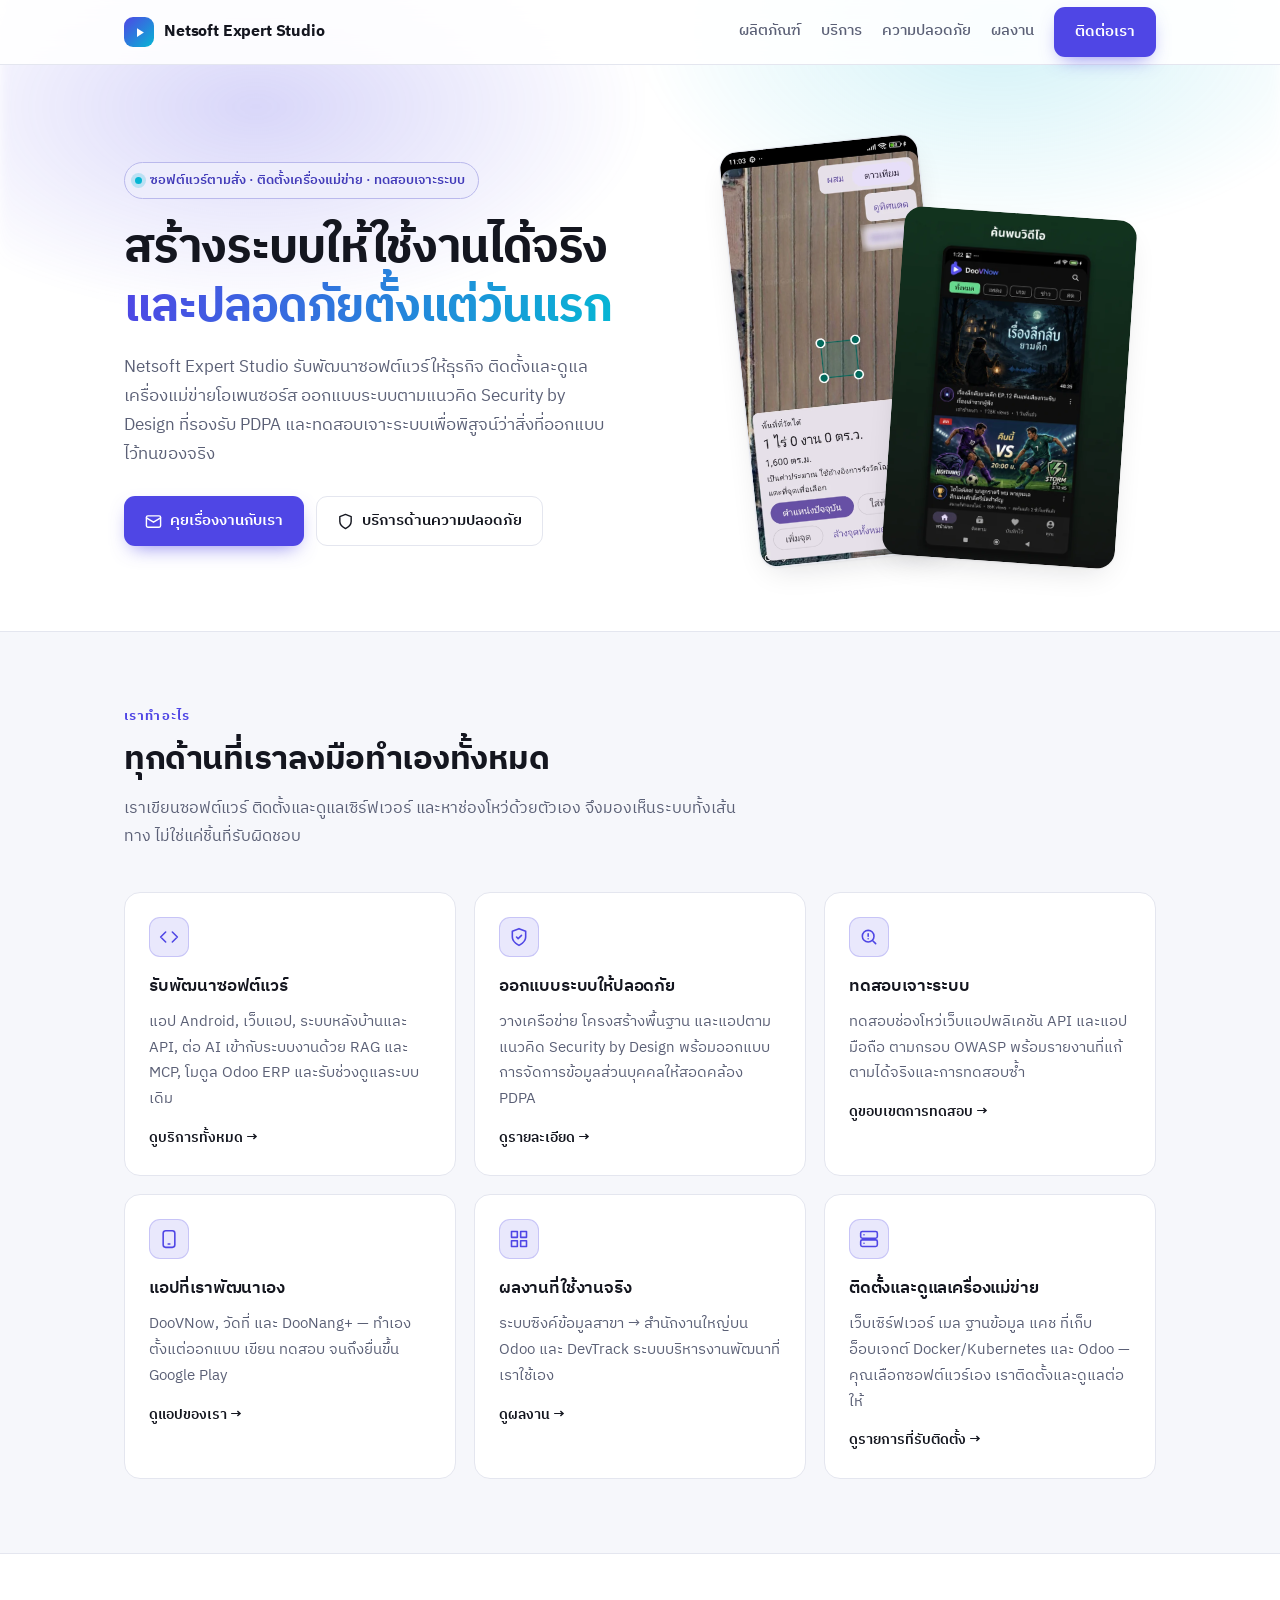
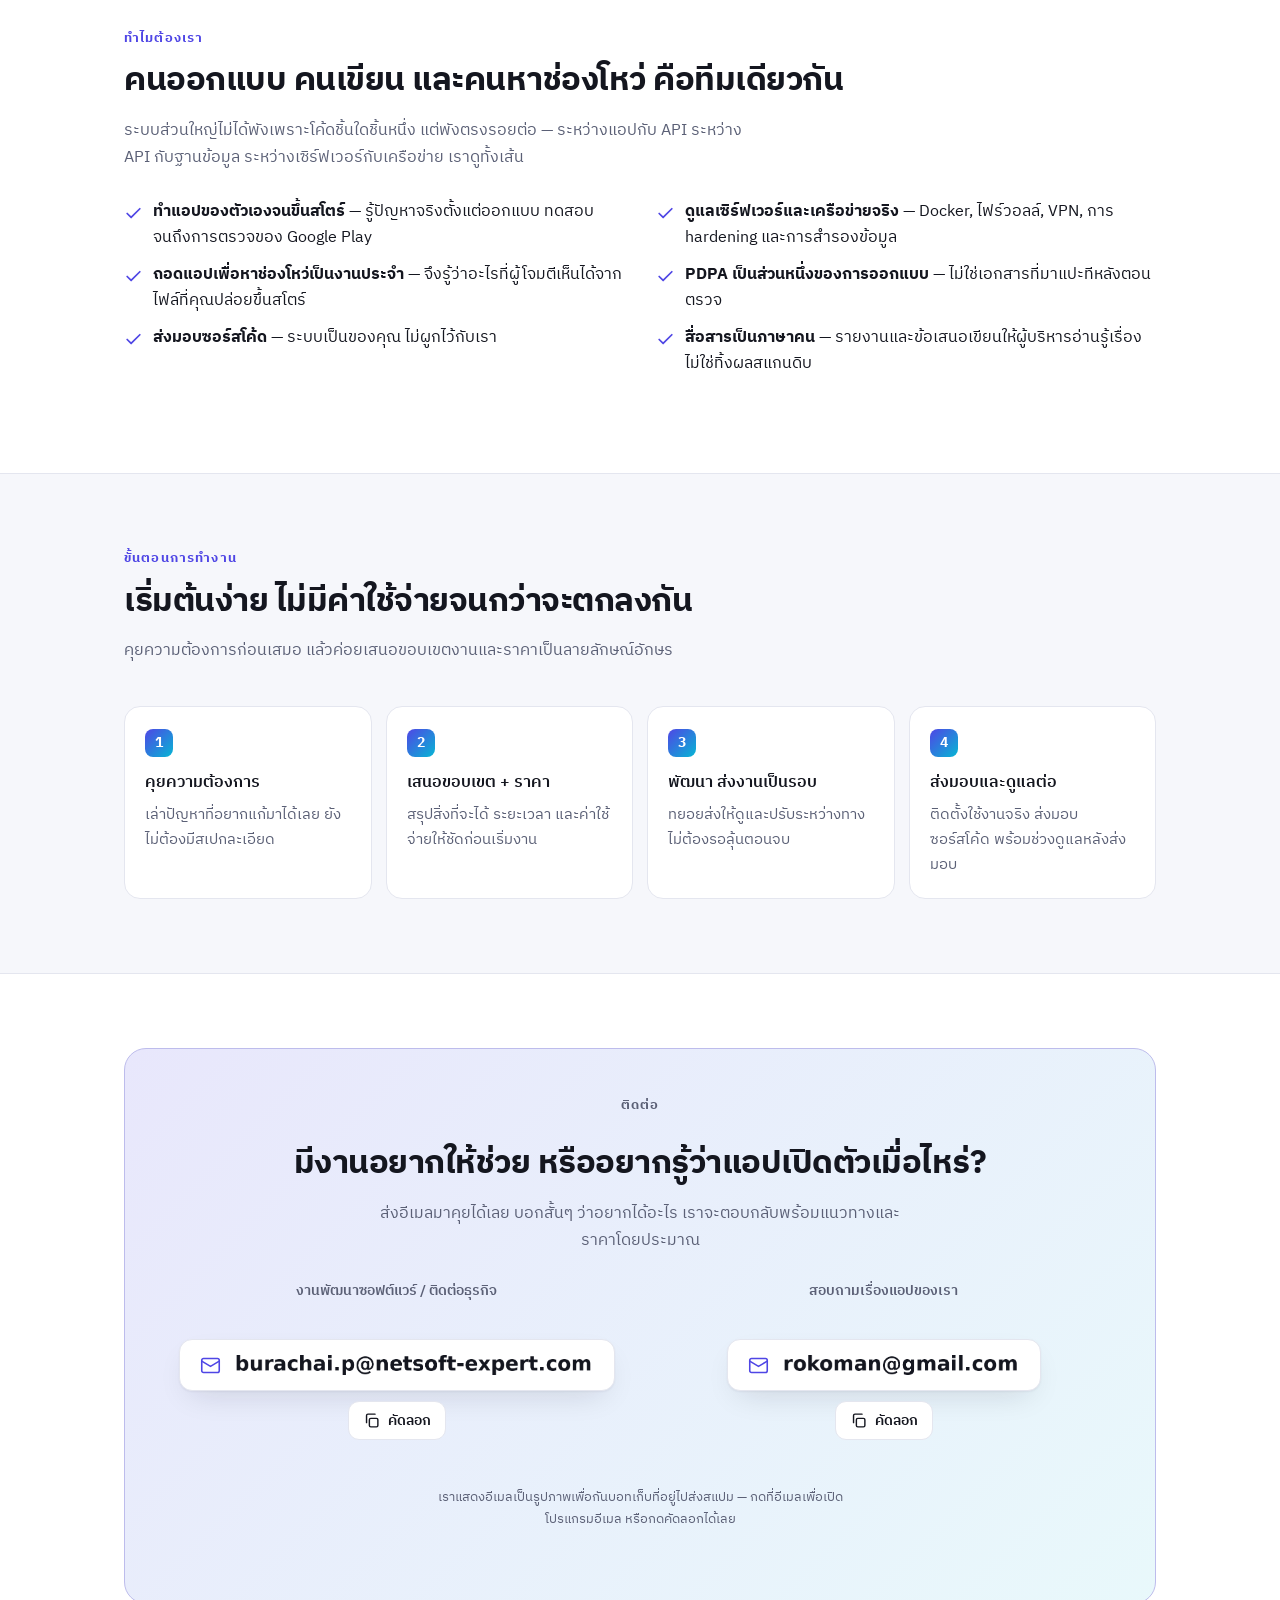
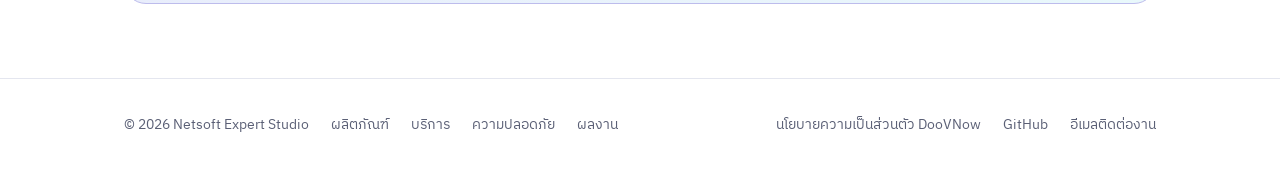
<file: index.html>
<!DOCTYPE html>
<html lang="th">
<head>
<meta charset="utf-8">
<meta name="viewport" content="width=device-width, initial-scale=1">
<title>Netsoft Expert Studio — พัฒนาซอฟต์แวร์ ติดตั้งเครื่องแม่ข่าย และทดสอบเจาะระบบ</title>
<meta name="description" content="Netsoft Expert Studio รับพัฒนาซอฟต์แวร์ ติดตั้งและดูแลเครื่องแม่ข่ายโอเพนซอร์สบน Linux ออกแบบเครือข่ายและแอปแบบ Security by Design ตามหลัก PDPA และให้บริการทดสอบเจาะระบบเว็บ API และแอปมือถือ พร้อมแอป Android ที่พัฒนาเอง">
<link rel="canonical" href="https://netsoft-expert.com/">
<meta property="og:type" content="website">
<meta property="og:title" content="Netsoft Expert Studio — พัฒนาซอฟต์แวร์ ติดตั้งเครื่องแม่ข่าย และทดสอบเจาะระบบ">
<meta property="og:description" content="รับพัฒนาซอฟต์แวร์ ติดตั้งและดูแลเซิร์ฟเวอร์โอเพนซอร์ส ออกแบบระบบแบบ Security by Design ตามหลัก PDPA และทดสอบเจาะระบบเว็บ API และแอปมือถือ">
<meta property="og:url" content="https://netsoft-expert.com/">
<meta name="theme-color" content="#4f46e5">
<link rel="icon" href="data:image/svg+xml,%3Csvg xmlns='http://www.w3.org/2000/svg' viewBox='0 0 64 64'%3E%3Crect width='64' height='64' rx='14' fill='%234f46e5'/%3E%3Cpath d='M26 20l18 12-18 12z' fill='white'/%3E%3C/svg%3E">
<link rel="preconnect" href="https://fonts.googleapis.com">
<link rel="preconnect" href="https://fonts.gstatic.com" crossorigin>
<link href="https://fonts.googleapis.com/css2?family=IBM+Plex+Sans+Thai:wght@400;500;600;700&family=IBM+Plex+Sans:wght@400;500;600;700&display=swap" rel="stylesheet">
<link rel="stylesheet" href="/assets/site.css">
</head>
<body>

<a class="skip" href="#top">ข้ามไปยังเนื้อหา</a>

<header>
  <div class="wrap nav">
    <a class="brand" href="/">
      <span class="mark"><svg viewBox="0 0 24 24"><path d="M8 5v14l11-7z"/></svg></span>
      Netsoft Expert Studio
    </a>
    <span class="spacer"></span>
    <nav class="nav-links" aria-label="เมนูหลัก">
      <a href="/products/">ผลิตภัณฑ์</a>
      <a href="/services/">บริการ</a>
      <a href="/security/">ความปลอดภัย</a>
      <a href="/work/">ผลงาน</a>
    </nav>
    <a class="btn btn-primary" href="#contact">ติดต่อเรา</a>
  </div>
</header>

<main id="top">

  <!-- ============ HERO ============ -->
  <div class="hero">
    <div class="wrap hero-grid">
      <div>
        <span class="badge"><span class="dot"></span> ซอฟต์แวร์ตามสั่ง · ติดตั้งเครื่องแม่ข่าย · ทดสอบเจาะระบบ</span>
        <!-- no <br> here on purpose — text-wrap:balance splits this more evenly than a
             fixed break does, which matters because the Thai line is long -->
        <h1>สร้างระบบให้ใช้งานได้จริง <span class="grad">และปลอดภัยตั้งแต่วันแรก</span></h1>
        <p class="lede">
          Netsoft Expert Studio รับพัฒนาซอฟต์แวร์ให้ธุรกิจ ติดตั้งและดูแลเครื่องแม่ข่าย<span class="nb">โอเพนซอร์ส</span>
          ออกแบบระบบตามแนวคิด Security by Design ที่รองรับ PDPA และทดสอบเจาะระบบเพื่อพิสูจน์ว่าสิ่งที่ออกแบบไว้ทนของจริง
        </p>
        <div class="cta-row">
          <a class="btn btn-primary" href="#contact">
            <svg viewBox="0 0 24 24" fill="none" stroke="currentColor" stroke-width="2" stroke-linecap="round" stroke-linejoin="round"><rect x="2" y="4" width="20" height="16" rx="2"/><path d="m2 7 10 6 10-6"/></svg>
            คุยเรื่องงานกับเรา
          </a>
          <a class="btn btn-ghost" href="/security/">
            <svg viewBox="0 0 24 24" fill="none" stroke="currentColor" stroke-width="2" stroke-linecap="round" stroke-linejoin="round"><path d="M12 22s8-4 8-10V5l-8-3-8 3v7c0 6 8 10 8 10z"/></svg>
            บริการด้านความปลอดภัย
          </a>
        </div>
      </div>

      <div class="fan">
        <img class="back" src="/assets/watthi.webp" width="620" height="1303" alt="หน้าจอแอปวัดที่ กำลังวัดพื้นที่ที่ดินบนแผนที่ดาวเทียม">
        <img class="front" src="/assets/doovnow-home.webp" width="560" height="840" alt="หน้าจอแอป DooVNow แสดงรายการวิดีโอ">
      </div>
    </div>
  </div>

  <!-- ============ WHAT WE DO ============ -->
  <section class="alt">
    <div class="wrap">
      <p class="eyebrow">เราทำอะไร</p>
      <h2>ทุกด้านที่เราลงมือทำเองทั้งหมด</h2>
      <p class="sec-lede">
        เราเขียนซอฟต์แวร์ ติดตั้งและดูแลเซิร์ฟเวอร์ และหาช่องโหว่ด้วยตัวเอง
        จึงมองเห็นระบบทั้งเส้นทาง ไม่ใช่แค่ชิ้นที่รับผิดชอบ
      </p>

      <div class="next-grid">
        <a class="card reveal" href="/services/">
          <div class="icon"><svg viewBox="0 0 24 24"><path d="m8 6-6 6 6 6M16 6l6 6-6 6"/></svg></div>
          <h3>รับพัฒนาซอฟต์แวร์</h3>
          <p>แอป Android, เว็บแอป, ระบบหลังบ้านและ API, ต่อ AI เข้ากับระบบงานด้วย RAG และ MCP, โมดูล Odoo ERP และรับช่วงดูแลระบบเดิม</p>
          <span class="more">ดูบริการทั้งหมด →</span>
        </a>

        <a class="card reveal" href="/security/">
          <div class="icon"><svg viewBox="0 0 24 24"><path d="M12 22s8-4 8-10V5l-8-3-8 3v7c0 6 8 10 8 10z"/><path d="M9 12l2 2 4-4"/></svg></div>
          <h3>ออกแบบระบบให้ปลอดภัย</h3>
          <p>วางเครือข่าย <span class="nb">โครงสร้างพื้นฐาน</span> และแอปตามแนวคิด Security by Design พร้อมออกแบบการจัดการข้อมูลส่วนบุคคลให้สอดคล้อง PDPA</p>
          <span class="more">ดูรายละเอียด →</span>
        </a>

        <a class="card reveal" href="/security/#pentest">
          <div class="icon"><svg viewBox="0 0 24 24"><circle cx="11" cy="11" r="7"/><path d="m20 20-3.5-3.5"/><path d="M11 8v3M11 14h.01"/></svg></div>
          <h3>ทดสอบเจาะระบบ</h3>
          <p>ทดสอบช่องโหว่เว็บแอปพลิเคชัน API และแอปมือถือ ตามกรอบ OWASP พร้อมรายงานที่แก้ตามได้จริงและการทดสอบซ้ำ</p>
          <span class="more">ดูขอบเขตการทดสอบ →</span>
        </a>

        <a class="card reveal" href="/products/">
          <div class="icon"><svg viewBox="0 0 24 24"><rect x="5" y="2" width="14" height="20" rx="3"/><path d="M11 18h2"/></svg></div>
          <h3>แอปที่เราพัฒนาเอง</h3>
          <p>DooVNow, วัดที่ และ DooNang+ — ทำเองตั้งแต่ออกแบบ เขียน ทดสอบ จนถึงยื่นขึ้น Google Play</p>
          <span class="more">ดูแอปของเรา →</span>
        </a>

        <a class="card reveal" href="/work/">
          <div class="icon"><svg viewBox="0 0 24 24"><path d="M3 3h7v7H3zM14 3h7v7h-7zM3 14h7v7H3zM14 14h7v7h-7z"/></svg></div>
          <h3>ผลงานที่ใช้งานจริง</h3>
          <p>ระบบซิงค์ข้อมูลสาขา → สำนักงานใหญ่บน Odoo และ DevTrack ระบบบริหารงานพัฒนาที่เราใช้เอง</p>
          <span class="more">ดูผลงาน →</span>
        </a>

        <a class="card reveal" href="/services/#servers">
          <div class="icon"><svg viewBox="0 0 24 24"><rect x="2" y="3" width="20" height="8" rx="2"/><rect x="2" y="13" width="20" height="8" rx="2"/><path d="M6 7h.01M6 17h.01"/></svg></div>
          <h3>ติดตั้งและดูแลเครื่องแม่ข่าย</h3>
          <p>เว็บเซิร์ฟเวอร์ เมล ฐานข้อมูล แคช ที่เก็บ<span class="nb">อ็อบเจกต์</span> Docker/Kubernetes และ Odoo — คุณเลือกซอฟต์แวร์เอง เราติดตั้งและดูแลต่อให้</p>
          <span class="more">ดูรายการที่รับติดตั้ง →</span>
        </a>
      </div>
    </div>
  </section>

  <!-- ============ WHY US ============ -->
  <section>
    <div class="wrap">
      <p class="eyebrow">ทำไมต้องเรา</p>
      <h2>คนออกแบบ คนเขียน และคนหา<span class="nb">ช่องโหว่</span> คือทีมเดียวกัน</h2>
      <p class="sec-lede tight">
        ระบบส่วนใหญ่ไม่ได้พังเพราะโค้ดชิ้นใดชิ้นหนึ่ง แต่พังตรงรอยต่อ —
        ระหว่างแอปกับ API ระหว่าง API กับฐานข้อมูล ระหว่างเซิร์ฟเวอร์กับเครือข่าย เราดูทั้งเส้น
      </p>

      <ul class="feat two-col">
        <li><svg viewBox="0 0 24 24"><path d="M20 6 9 17l-5-5"/></svg><span><strong>ทำแอปของตัวเองจนขึ้นสโตร์</strong> — รู้ปัญหาจริงตั้งแต่ออกแบบ ทดสอบ จนถึงการตรวจของ Google Play</span></li>
        <li><svg viewBox="0 0 24 24"><path d="M20 6 9 17l-5-5"/></svg><span><strong>ดูแลเซิร์ฟเวอร์และเครือข่ายจริง</strong> — Docker, ไฟร์วอลล์, VPN, การ hardening และการสำรองข้อมูล</span></li>
        <li><svg viewBox="0 0 24 24"><path d="M20 6 9 17l-5-5"/></svg><span><strong>ถอดแอปเพื่อหาช่องโหว่เป็นงานประจำ</strong> — จึงรู้ว่าอะไรที่ผู้โจมตีเห็นได้จากไฟล์ที่คุณปล่อยขึ้นสโตร์</span></li>
        <li><svg viewBox="0 0 24 24"><path d="M20 6 9 17l-5-5"/></svg><span><strong>PDPA เป็นส่วนหนึ่งของการออกแบบ</strong> — ไม่ใช่เอกสารที่มาแปะทีหลังตอนตรวจ</span></li>
        <li><svg viewBox="0 0 24 24"><path d="M20 6 9 17l-5-5"/></svg><span><strong>ส่งมอบซอร์สโค้ด</strong> — ระบบเป็นของคุณ ไม่ผูกไว้กับเรา</span></li>
        <li><svg viewBox="0 0 24 24"><path d="M20 6 9 17l-5-5"/></svg><span><strong>สื่อสารเป็นภาษาคน</strong> — รายงานและข้อเสนอเขียนให้ผู้บริหารอ่านรู้เรื่อง ไม่ใช่ทิ้งผลสแกนดิบ</span></li>
      </ul>
    </div>
  </section>

  <!-- ============ PROCESS ============ -->
  <section class="alt">
    <div class="wrap">
      <p class="eyebrow">ขั้นตอนการทำงาน</p>
      <h2>เริ่มต้นง่าย ไม่มี<span class="nb">ค่าใช้จ่าย</span>จนกว่าจะตกลงกัน</h2>
      <p class="sec-lede">คุยความต้องการก่อนเสมอ แล้วค่อยเสนอขอบเขตงานและราคาเป็นลายลักษณ์อักษร</p>

      <div class="steps">
        <div class="step reveal">
          <h3>คุยความต้องการ</h3>
          <p>เล่าปัญหาที่อยากแก้มาได้เลย ยังไม่ต้องมีสเปกละเอียด</p>
        </div>
        <div class="step reveal">
          <h3>เสนอขอบเขต + ราคา</h3>
          <p>สรุปสิ่งที่จะได้ ระยะเวลา และค่าใช้จ่ายให้ชัดก่อนเริ่มงาน</p>
        </div>
        <div class="step reveal">
          <h3>พัฒนา ส่งงานเป็นรอบ</h3>
          <p>ทยอยส่งให้ดูและปรับระหว่างทาง ไม่ต้องรอลุ้นตอนจบ</p>
        </div>
        <div class="step reveal">
          <h3>ส่งมอบและดูแลต่อ</h3>
          <p>ติดตั้งใช้งานจริง ส่งมอบซอร์สโค้ด พร้อมช่วงดูแลหลังส่งมอบ</p>
        </div>
      </div>
    </div>
  </section>

  <!-- ============ CONTACT ============ -->
  <section id="contact">
    <div class="wrap">
      <div class="contact-card reveal">
        <p class="eyebrow">ติดต่อ</p>
        <h2>มีงานอยากให้ช่วย หรืออยากรู้ว่าแอปเปิดตัวเมื่อไหร่?</h2>
        <p>ส่งอีเมลมาคุยได้เลย บอกสั้นๆ ว่าอยากได้อะไร เราจะตอบกลับพร้อมแนวทางและราคาโดยประมาณ</p>

        <div class="mail-grid">
          <div class="mail-block">
            <p class="mail-label">งานพัฒนาซอฟต์แวร์ / ติดต่อธุรกิจ</p>
            <button class="mail-box js-mail" data-k="work" type="button" aria-label="เปิดโปรแกรมอีเมลเพื่อติดต่อเรื่องงานพัฒนาซอฟต์แวร์">
              <svg viewBox="0 0 24 24" stroke-linecap="round" stroke-linejoin="round"><rect x="2" y="4" width="20" height="16" rx="2"/><path d="m2 7 10 6 10-6"/></svg>
              <img class="mail-img on-light" src="/assets/contact-work-light.png" width="361" height="23" alt="อีเมลสำหรับติดต่องาน แสดงเป็นรูปภาพเพื่อป้องกันบอทเก็บข้อมูล">
              <img class="mail-img on-dark" src="/assets/contact-work-dark.png" width="361" height="23" alt="">
            </button>
            <button class="btn btn-ghost btn-sm js-copy" data-k="work" type="button">
              <svg viewBox="0 0 24 24" fill="none" stroke="currentColor" stroke-width="2" stroke-linecap="round" stroke-linejoin="round"><rect x="9" y="9" width="12" height="12" rx="2"/><path d="M5 15V5a2 2 0 0 1 2-2h10"/></svg>
              คัดลอก
            </button>
          </div>

          <div class="mail-block">
            <p class="mail-label">สอบถามเรื่องแอปของเรา</p>
            <button class="mail-box js-mail" data-k="apps" type="button" aria-label="เปิดโปรแกรมอีเมลเพื่อสอบถามเรื่องแอป">
              <svg viewBox="0 0 24 24" stroke-linecap="round" stroke-linejoin="round"><rect x="2" y="4" width="20" height="16" rx="2"/><path d="m2 7 10 6 10-6"/></svg>
              <img class="mail-img on-light" src="/assets/contact-apps-light.png" width="239" height="23" alt="อีเมลสำหรับสอบถามเรื่องแอป แสดงเป็นรูปภาพเพื่อป้องกันบอทเก็บข้อมูล">
              <img class="mail-img on-dark" src="/assets/contact-apps-dark.png" width="239" height="23" alt="">
            </button>
            <button class="btn btn-ghost btn-sm js-copy" data-k="apps" type="button">
              <svg viewBox="0 0 24 24" fill="none" stroke="currentColor" stroke-width="2" stroke-linecap="round" stroke-linejoin="round"><rect x="9" y="9" width="12" height="12" rx="2"/><path d="M5 15V5a2 2 0 0 1 2-2h10"/></svg>
              คัดลอก
            </button>
          </div>
        </div>

        <p class="copied" role="status" aria-live="polite"></p>
        <p class="mail-hint">เราแสดงอีเมลเป็นรูปภาพเพื่อกันบอทเก็บที่อยู่ไปส่งสแปม — กดที่อีเมลเพื่อเปิดโปรแกรมอีเมล หรือกดคัดลอกได้เลย</p>
      </div>
    </div>
  </section>

</main>

<footer>
  <div class="wrap foot">
    <span>© <span id="year">2026</span> Netsoft Expert Studio</span>
    <a href="/products/">ผลิตภัณฑ์</a>
    <a href="/services/">บริการ</a>
    <a href="/security/">ความปลอดภัย</a>
    <a href="/work/">ผลงาน</a>
    <span class="spacer"></span>
    <a href="https://netsoft-expert.com/doovnow-privacy/">นโยบายความเป็นส่วนตัว DooVNow</a>
    <a href="https://github.com/burachai-x">GitHub</a>
    <button class="linklike js-mail" data-k="work" type="button">อีเมลติดต่องาน</button>
  </div>
</footer>

<script src="/assets/site.js"></script>

</body>
</html>
</file>
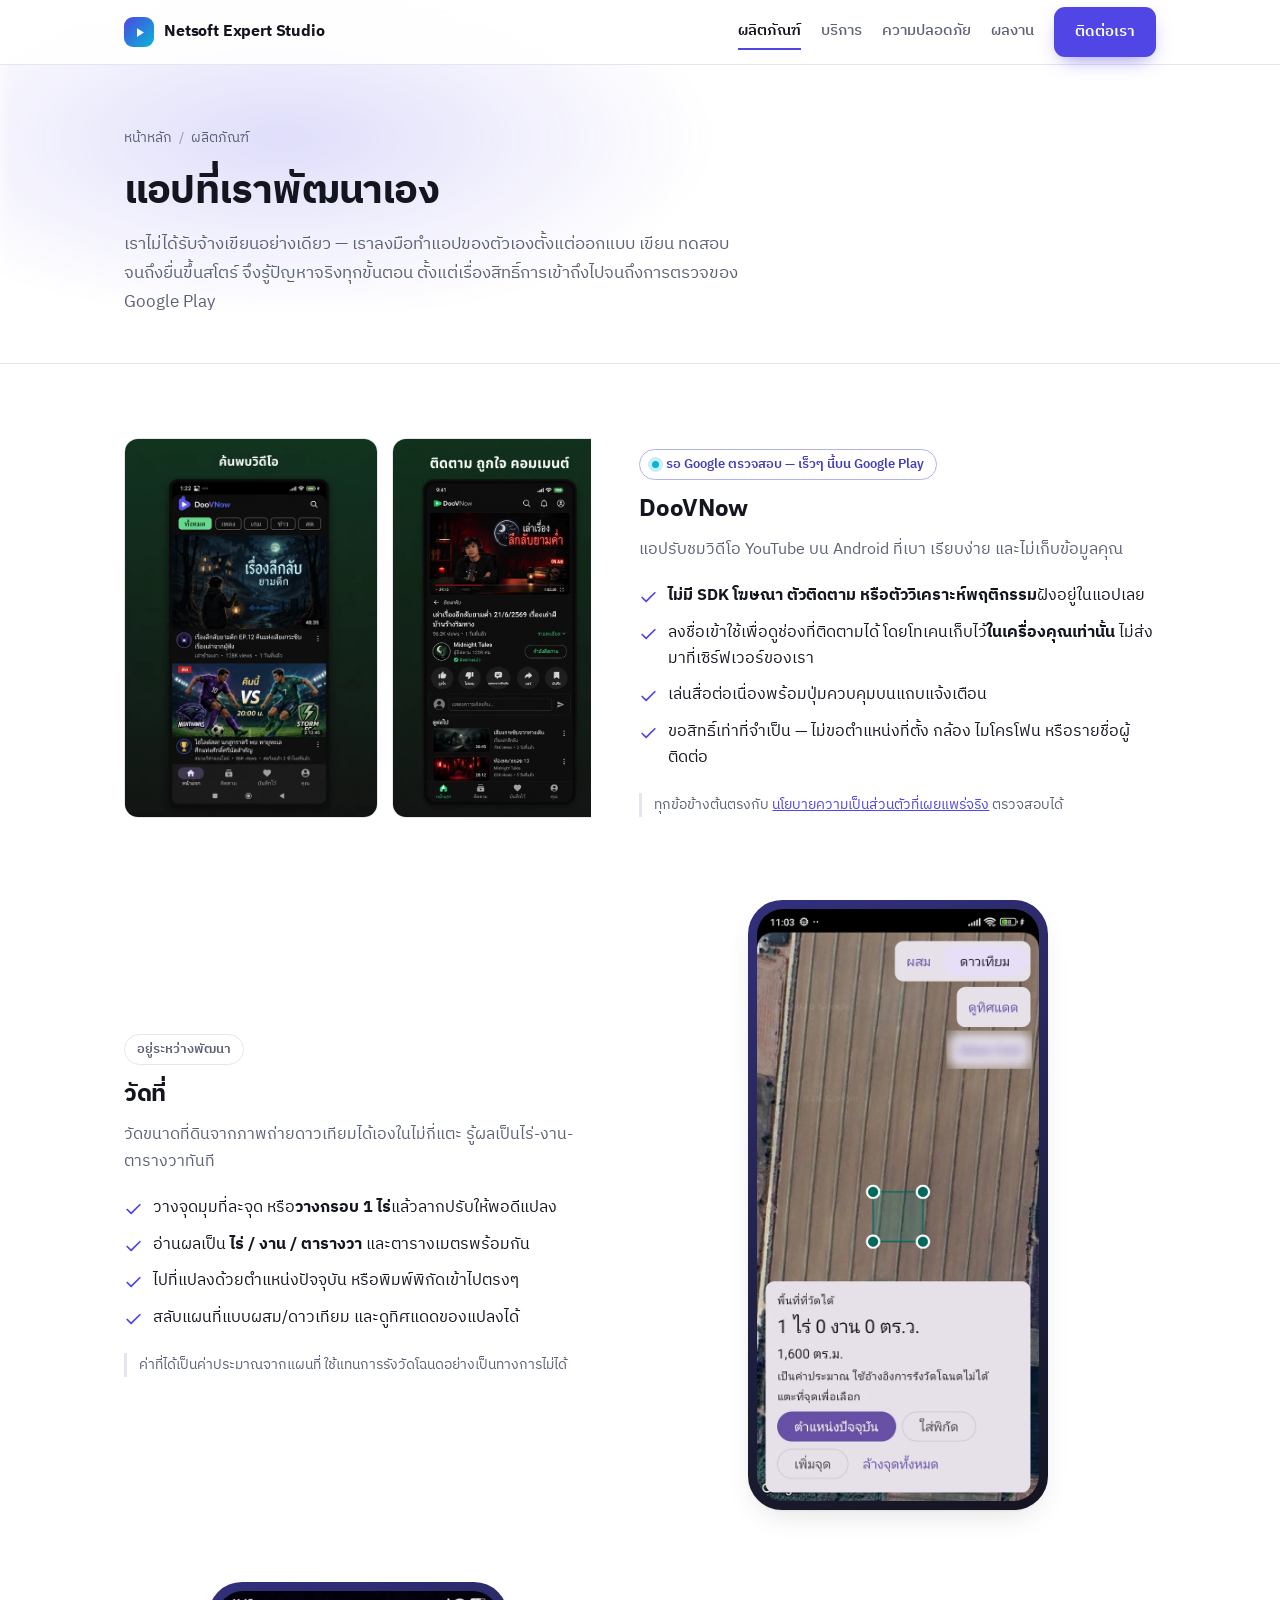
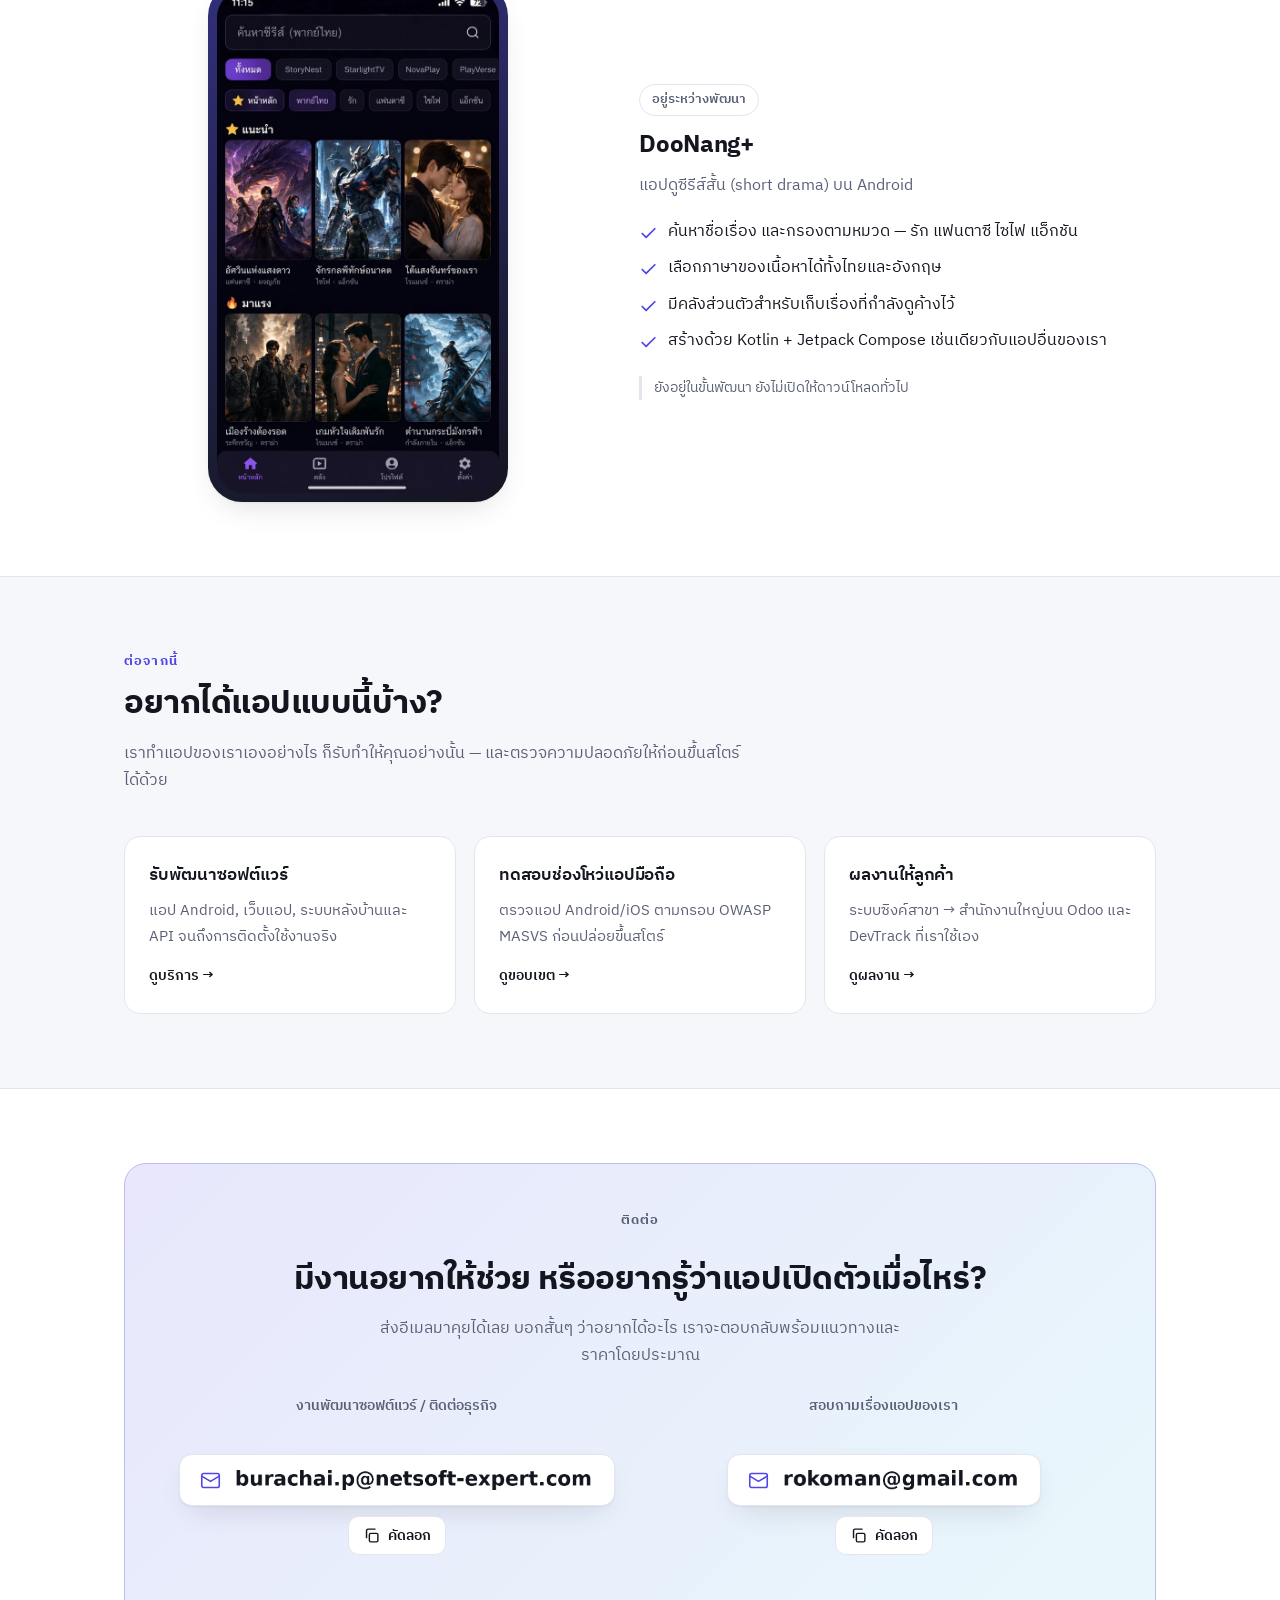
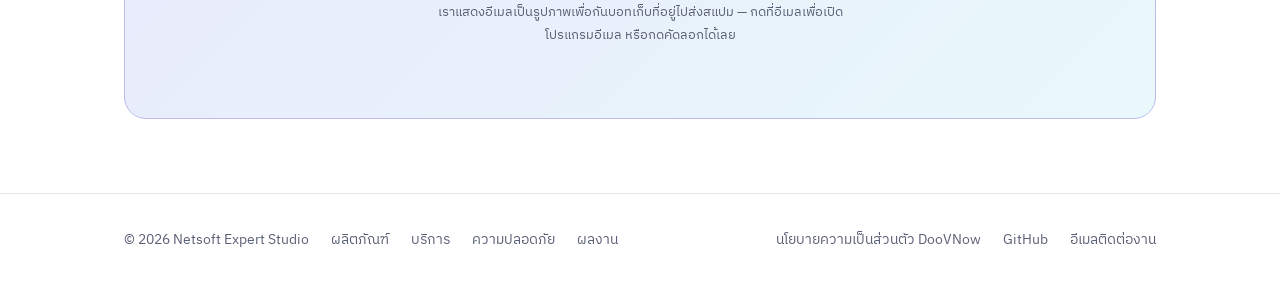
<file: products/index.html>
<!DOCTYPE html>
<html lang="th">
<head>
<meta charset="utf-8">
<meta name="viewport" content="width=device-width, initial-scale=1">
<title>ผลิตภัณฑ์ของเรา — DooVNow, วัดที่, DooNang+ | Netsoft Expert Studio</title>
<meta name="description" content="แอป Android ที่ Netsoft Expert Studio พัฒนาเองตั้งแต่ต้นจนขึ้นสโตร์ — DooVNow แอปดูวิดีโอที่ไม่เก็บข้อมูลผู้ใช้, วัดที่ แอปวัดพื้นที่ที่ดินจากภาพดาวเทียม และ DooNang+ แอปดูซีรีส์สั้น">
<link rel="canonical" href="https://netsoft-expert.com/products/">
<meta property="og:type" content="website">
<meta property="og:title" content="ผลิตภัณฑ์ของเรา — DooVNow, วัดที่, DooNang+">
<meta property="og:description" content="แอป Android ที่เราพัฒนาเองตั้งแต่ออกแบบ เขียน ทดสอบ จนถึงยื่นขึ้นสโตร์">
<meta property="og:url" content="https://netsoft-expert.com/products/">
<meta name="theme-color" content="#4f46e5">
<link rel="icon" href="data:image/svg+xml,%3Csvg xmlns='http://www.w3.org/2000/svg' viewBox='0 0 64 64'%3E%3Crect width='64' height='64' rx='14' fill='%234f46e5'/%3E%3Cpath d='M26 20l18 12-18 12z' fill='white'/%3E%3C/svg%3E">
<link rel="preconnect" href="https://fonts.googleapis.com">
<link rel="preconnect" href="https://fonts.gstatic.com" crossorigin>
<link href="https://fonts.googleapis.com/css2?family=IBM+Plex+Sans+Thai:wght@400;500;600;700&family=IBM+Plex+Sans:wght@400;500;600;700&display=swap" rel="stylesheet">
<link rel="stylesheet" href="/assets/site.css">
</head>
<body>

<a class="skip" href="#top">ข้ามไปยังเนื้อหา</a>

<header>
  <div class="wrap nav">
    <a class="brand" href="/">
      <span class="mark"><svg viewBox="0 0 24 24"><path d="M8 5v14l11-7z"/></svg></span>
      Netsoft Expert Studio
    </a>
    <span class="spacer"></span>
    <nav class="nav-links" aria-label="เมนูหลัก">
      <a href="/products/" aria-current="page">ผลิตภัณฑ์</a>
      <a href="/services/">บริการ</a>
      <a href="/security/">ความปลอดภัย</a>
      <a href="/work/">ผลงาน</a>
    </nav>
    <a class="btn btn-primary" href="#contact">ติดต่อเรา</a>
  </div>
</header>

<main id="top">

  <div class="page-head">
    <div class="wrap">
      <p class="crumbs"><a href="/">หน้าหลัก</a><span>/</span>ผลิตภัณฑ์</p>
      <h1>แอปที่เราพัฒนาเอง</h1>
      <p class="lede">
        เราไม่ได้รับจ้างเขียนอย่างเดียว — เราลงมือทำแอปของตัวเองตั้งแต่ออกแบบ เขียน ทดสอบ
        จนถึงยื่นขึ้นสโตร์ จึงรู้ปัญหาจริงทุกขั้นตอน ตั้งแต่เรื่องสิทธิ์การเข้าถึงไปจนถึงการตรวจของ Google Play
      </p>
    </div>
  </div>

  <section>
    <div class="wrap">

      <!-- DooVNow -->
      <div class="product reveal">
        <div class="product-media">
          <div class="gallery">
            <img src="/assets/doovnow-home.webp" width="560" height="840" loading="lazy" alt="DooVNow หน้าค้นพบวิดีโอ">
            <img src="/assets/doovnow-watch.webp" width="560" height="995" loading="lazy" alt="DooVNow หน้าเล่นวิดีโอ">
            <img src="/assets/doovnow-library.webp" width="560" height="995" loading="lazy" alt="DooVNow หน้าคลังของคุณ">
            <img src="/assets/doovnow-liked.webp" width="560" height="995" loading="lazy" alt="DooVNow หน้าวิดีโอที่ถูกใจ">
          </div>
        </div>
        <div>
          <span class="status live"><span class="dot"></span> รอ Google ตรวจสอบ — เร็วๆ นี้บน Google Play</span>
          <h2 style="font-size:1.5rem;margin:14px 0 10px">DooVNow</h2>
          <p class="sub">แอปรับชมวิดีโอ YouTube บน Android ที่เบา เรียบง่าย และไม่เก็บข้อมูลคุณ</p>
          <ul class="feat">
            <li><svg viewBox="0 0 24 24"><path d="M20 6 9 17l-5-5"/></svg><span><strong>ไม่มี SDK โฆษณา ตัวติดตาม หรือตัววิเคราะห์พฤติกรรม</strong>ฝังอยู่ในแอปเลย</span></li>
            <li><svg viewBox="0 0 24 24"><path d="M20 6 9 17l-5-5"/></svg><span>ลงชื่อเข้าใช้เพื่อดูช่องที่ติดตามได้ โดยโทเคนเก็บไว้<strong>ในเครื่องคุณเท่านั้น</strong> ไม่ส่งมาที่เซิร์ฟเวอร์ของเรา</span></li>
            <li><svg viewBox="0 0 24 24"><path d="M20 6 9 17l-5-5"/></svg><span>เล่นสื่อต่อเนื่องพร้อมปุ่มควบคุมบนแถบแจ้งเตือน</span></li>
            <li><svg viewBox="0 0 24 24"><path d="M20 6 9 17l-5-5"/></svg><span>ขอสิทธิ์เท่าที่จำเป็น — ไม่ขอตำแหน่งที่ตั้ง กล้อง ไมโครโฟน หรือรายชื่อผู้ติดต่อ</span></li>
          </ul>
          <p class="note">ทุกข้อข้างต้นตรงกับ <a href="https://netsoft-expert.com/doovnow-privacy/">นโยบายความเป็นส่วนตัวที่เผยแพร่จริง</a> ตรวจสอบได้</p>
        </div>
      </div>

      <!-- วัดที่ -->
      <div class="product flip reveal">
        <div class="product-media">
          <div class="phone-frame">
            <img src="/assets/watthi.webp" width="620" height="1303" loading="lazy" alt="แอปวัดที่ แสดงผลการวัดพื้นที่ 1 ไร่ บนภาพถ่ายดาวเทียม">
          </div>
        </div>
        <div>
          <span class="status">อยู่ระหว่างพัฒนา</span>
          <h2 style="font-size:1.5rem;margin:14px 0 10px">วัดที่</h2>
          <p class="sub">วัดขนาดที่ดินจากภาพถ่ายดาวเทียมได้เองในไม่กี่แตะ รู้ผลเป็นไร่-งาน-ตารางวาทันที</p>
          <ul class="feat">
            <li><svg viewBox="0 0 24 24"><path d="M20 6 9 17l-5-5"/></svg><span>วางจุดมุมที่ละจุด หรือ<strong>วางกรอบ 1 ไร่</strong>แล้วลากปรับให้พอดีแปลง</span></li>
            <li><svg viewBox="0 0 24 24"><path d="M20 6 9 17l-5-5"/></svg><span>อ่านผลเป็น <strong>ไร่ / งาน / ตารางวา</strong> และตารางเมตรพร้อมกัน</span></li>
            <li><svg viewBox="0 0 24 24"><path d="M20 6 9 17l-5-5"/></svg><span>ไปที่แปลงด้วยตำแหน่งปัจจุบัน หรือพิมพ์พิกัดเข้าไปตรงๆ</span></li>
            <li><svg viewBox="0 0 24 24"><path d="M20 6 9 17l-5-5"/></svg><span>สลับแผนที่แบบผสม/ดาวเทียม และดูทิศแดดของแปลงได้</span></li>
          </ul>
          <p class="note">ค่าที่ได้เป็นค่าประมาณจากแผนที่ ใช้แทนการรังวัดโฉนดอย่างเป็นทางการไม่ได้</p>
        </div>
      </div>

      <!-- DooNang+ -->
      <div class="product reveal">
        <div class="product-media">
          <div class="phone-frame">
            <img src="/assets/doonang.webp" width="620" height="1102" loading="lazy" alt="หน้าหลักของแอป DooNang+ แสดงซีรีส์สั้นแนะนำและมาแรง">
          </div>
        </div>
        <div>
          <span class="status">อยู่ระหว่างพัฒนา</span>
          <h2 style="font-size:1.5rem;margin:14px 0 10px">DooNang+</h2>
          <p class="sub">แอปดูซีรีส์สั้น (short drama) บน Android</p>
          <ul class="feat">
            <li><svg viewBox="0 0 24 24"><path d="M20 6 9 17l-5-5"/></svg><span>ค้นหาชื่อเรื่อง และกรองตามหมวด — รัก แฟนตาซี ไซไฟ แอ็กชัน</span></li>
            <li><svg viewBox="0 0 24 24"><path d="M20 6 9 17l-5-5"/></svg><span>เลือกภาษาของเนื้อหาได้ทั้งไทยและอังกฤษ</span></li>
            <li><svg viewBox="0 0 24 24"><path d="M20 6 9 17l-5-5"/></svg><span>มีคลังส่วนตัวสำหรับเก็บเรื่องที่กำลังดูค้างไว้</span></li>
            <li><svg viewBox="0 0 24 24"><path d="M20 6 9 17l-5-5"/></svg><span>สร้างด้วย Kotlin + Jetpack Compose เช่นเดียวกับแอปอื่นของเรา</span></li>
          </ul>
          <p class="note">ยังอยู่ในขั้นพัฒนา ยังไม่เปิดให้ดาวน์โหลดทั่วไป</p>
        </div>
      </div>

    </div>
  </section>

  <!-- ============ NEXT ============ -->
  <section class="alt">
    <div class="wrap">
      <p class="eyebrow">ต่อจากนี้</p>
      <h2>อยากได้แอปแบบนี้บ้าง?</h2>
      <p class="sec-lede">เราทำแอปของเราเองอย่างไร ก็รับทำให้คุณอย่างนั้น — และตรวจความปลอดภัยให้ก่อนขึ้นสโตร์ได้ด้วย</p>

      <div class="next-grid">
        <a class="card reveal" href="/services/">
          <h3>รับพัฒนาซอฟต์แวร์</h3>
          <p>แอป Android, เว็บแอป, ระบบหลังบ้านและ API จนถึงการติดตั้งใช้งานจริง</p>
          <span class="more">ดูบริการ →</span>
        </a>
        <a class="card reveal" href="/security/#mobile">
          <h3>ทดสอบช่องโหว่แอปมือถือ</h3>
          <p>ตรวจแอป Android/iOS ตามกรอบ OWASP MASVS ก่อนปล่อยขึ้นสโตร์</p>
          <span class="more">ดูขอบเขต →</span>
        </a>
        <a class="card reveal" href="/work/">
          <h3>ผลงานให้ลูกค้า</h3>
          <p>ระบบซิงค์สาขา → สำนักงานใหญ่บน Odoo และ DevTrack ที่เราใช้เอง</p>
          <span class="more">ดูผลงาน →</span>
        </a>
      </div>
    </div>
  </section>

  <!-- ============ CONTACT ============ -->
  <section id="contact">
    <div class="wrap">
      <div class="contact-card reveal">
        <p class="eyebrow">ติดต่อ</p>
        <h2>มีงานอยากให้ช่วย หรืออยากรู้ว่าแอปเปิดตัวเมื่อไหร่?</h2>
        <p>ส่งอีเมลมาคุยได้เลย บอกสั้นๆ ว่าอยากได้อะไร เราจะตอบกลับพร้อมแนวทางและราคาโดยประมาณ</p>

        <div class="mail-grid">
          <div class="mail-block">
            <p class="mail-label">งานพัฒนาซอฟต์แวร์ / ติดต่อธุรกิจ</p>
            <button class="mail-box js-mail" data-k="work" type="button" aria-label="เปิดโปรแกรมอีเมลเพื่อติดต่อเรื่องงานพัฒนาซอฟต์แวร์">
              <svg viewBox="0 0 24 24" stroke-linecap="round" stroke-linejoin="round"><rect x="2" y="4" width="20" height="16" rx="2"/><path d="m2 7 10 6 10-6"/></svg>
              <img class="mail-img on-light" src="/assets/contact-work-light.png" width="361" height="23" alt="อีเมลสำหรับติดต่องาน แสดงเป็นรูปภาพเพื่อป้องกันบอทเก็บข้อมูล">
              <img class="mail-img on-dark" src="/assets/contact-work-dark.png" width="361" height="23" alt="">
            </button>
            <button class="btn btn-ghost btn-sm js-copy" data-k="work" type="button">
              <svg viewBox="0 0 24 24" fill="none" stroke="currentColor" stroke-width="2" stroke-linecap="round" stroke-linejoin="round"><rect x="9" y="9" width="12" height="12" rx="2"/><path d="M5 15V5a2 2 0 0 1 2-2h10"/></svg>
              คัดลอก
            </button>
          </div>

          <div class="mail-block">
            <p class="mail-label">สอบถามเรื่องแอปของเรา</p>
            <button class="mail-box js-mail" data-k="apps" type="button" aria-label="เปิดโปรแกรมอีเมลเพื่อสอบถามเรื่องแอป">
              <svg viewBox="0 0 24 24" stroke-linecap="round" stroke-linejoin="round"><rect x="2" y="4" width="20" height="16" rx="2"/><path d="m2 7 10 6 10-6"/></svg>
              <img class="mail-img on-light" src="/assets/contact-apps-light.png" width="239" height="23" alt="อีเมลสำหรับสอบถามเรื่องแอป แสดงเป็นรูปภาพเพื่อป้องกันบอทเก็บข้อมูล">
              <img class="mail-img on-dark" src="/assets/contact-apps-dark.png" width="239" height="23" alt="">
            </button>
            <button class="btn btn-ghost btn-sm js-copy" data-k="apps" type="button">
              <svg viewBox="0 0 24 24" fill="none" stroke="currentColor" stroke-width="2" stroke-linecap="round" stroke-linejoin="round"><rect x="9" y="9" width="12" height="12" rx="2"/><path d="M5 15V5a2 2 0 0 1 2-2h10"/></svg>
              คัดลอก
            </button>
          </div>
        </div>

        <p class="copied" role="status" aria-live="polite"></p>
        <p class="mail-hint">เราแสดงอีเมลเป็นรูปภาพเพื่อกันบอทเก็บที่อยู่ไปส่งสแปม — กดที่อีเมลเพื่อเปิดโปรแกรมอีเมล หรือกดคัดลอกได้เลย</p>
      </div>
    </div>
  </section>

</main>

<footer>
  <div class="wrap foot">
    <span>© <span id="year">2026</span> Netsoft Expert Studio</span>
    <a href="/products/">ผลิตภัณฑ์</a>
    <a href="/services/">บริการ</a>
    <a href="/security/">ความปลอดภัย</a>
    <a href="/work/">ผลงาน</a>
    <span class="spacer"></span>
    <a href="https://netsoft-expert.com/doovnow-privacy/">นโยบายความเป็นส่วนตัว DooVNow</a>
    <a href="https://github.com/burachai-x">GitHub</a>
    <button class="linklike js-mail" data-k="work" type="button">อีเมลติดต่องาน</button>
  </div>
</footer>

<script src="/assets/site.js"></script>

</body>
</html>
</file>
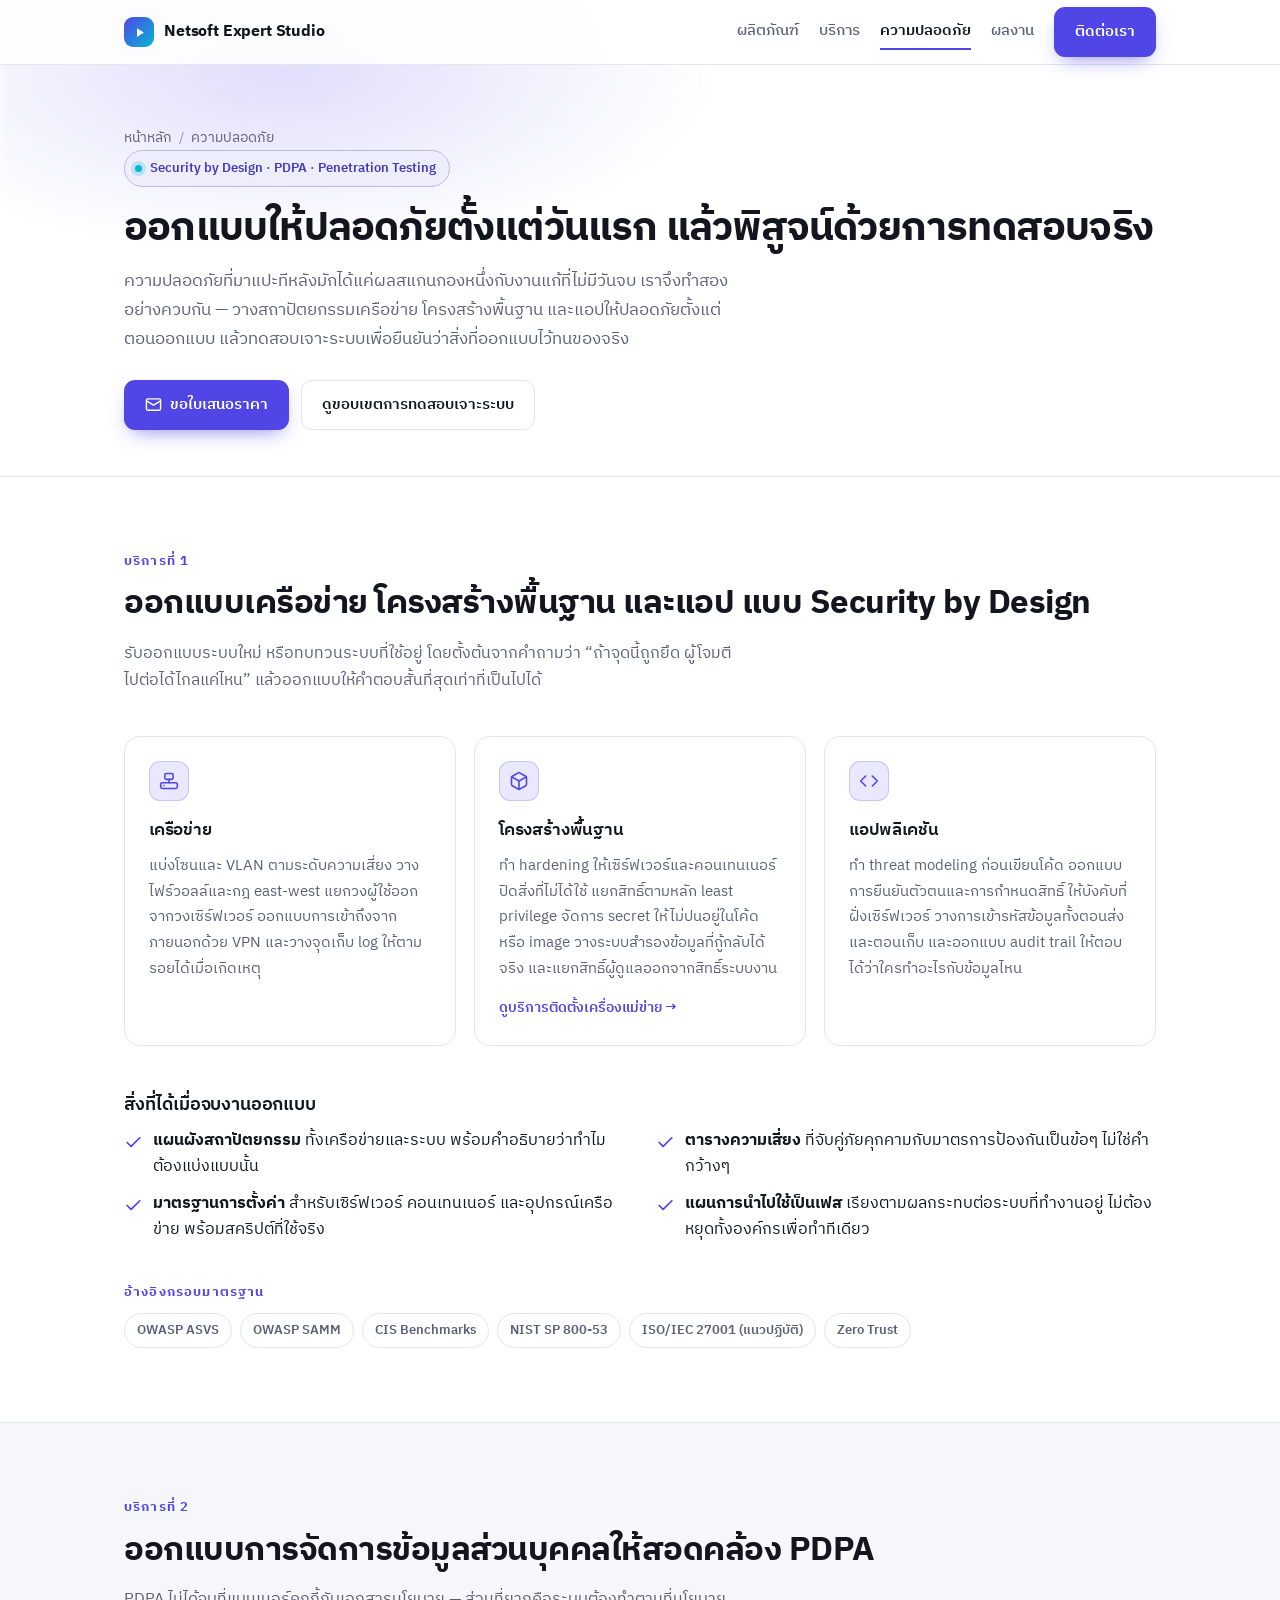
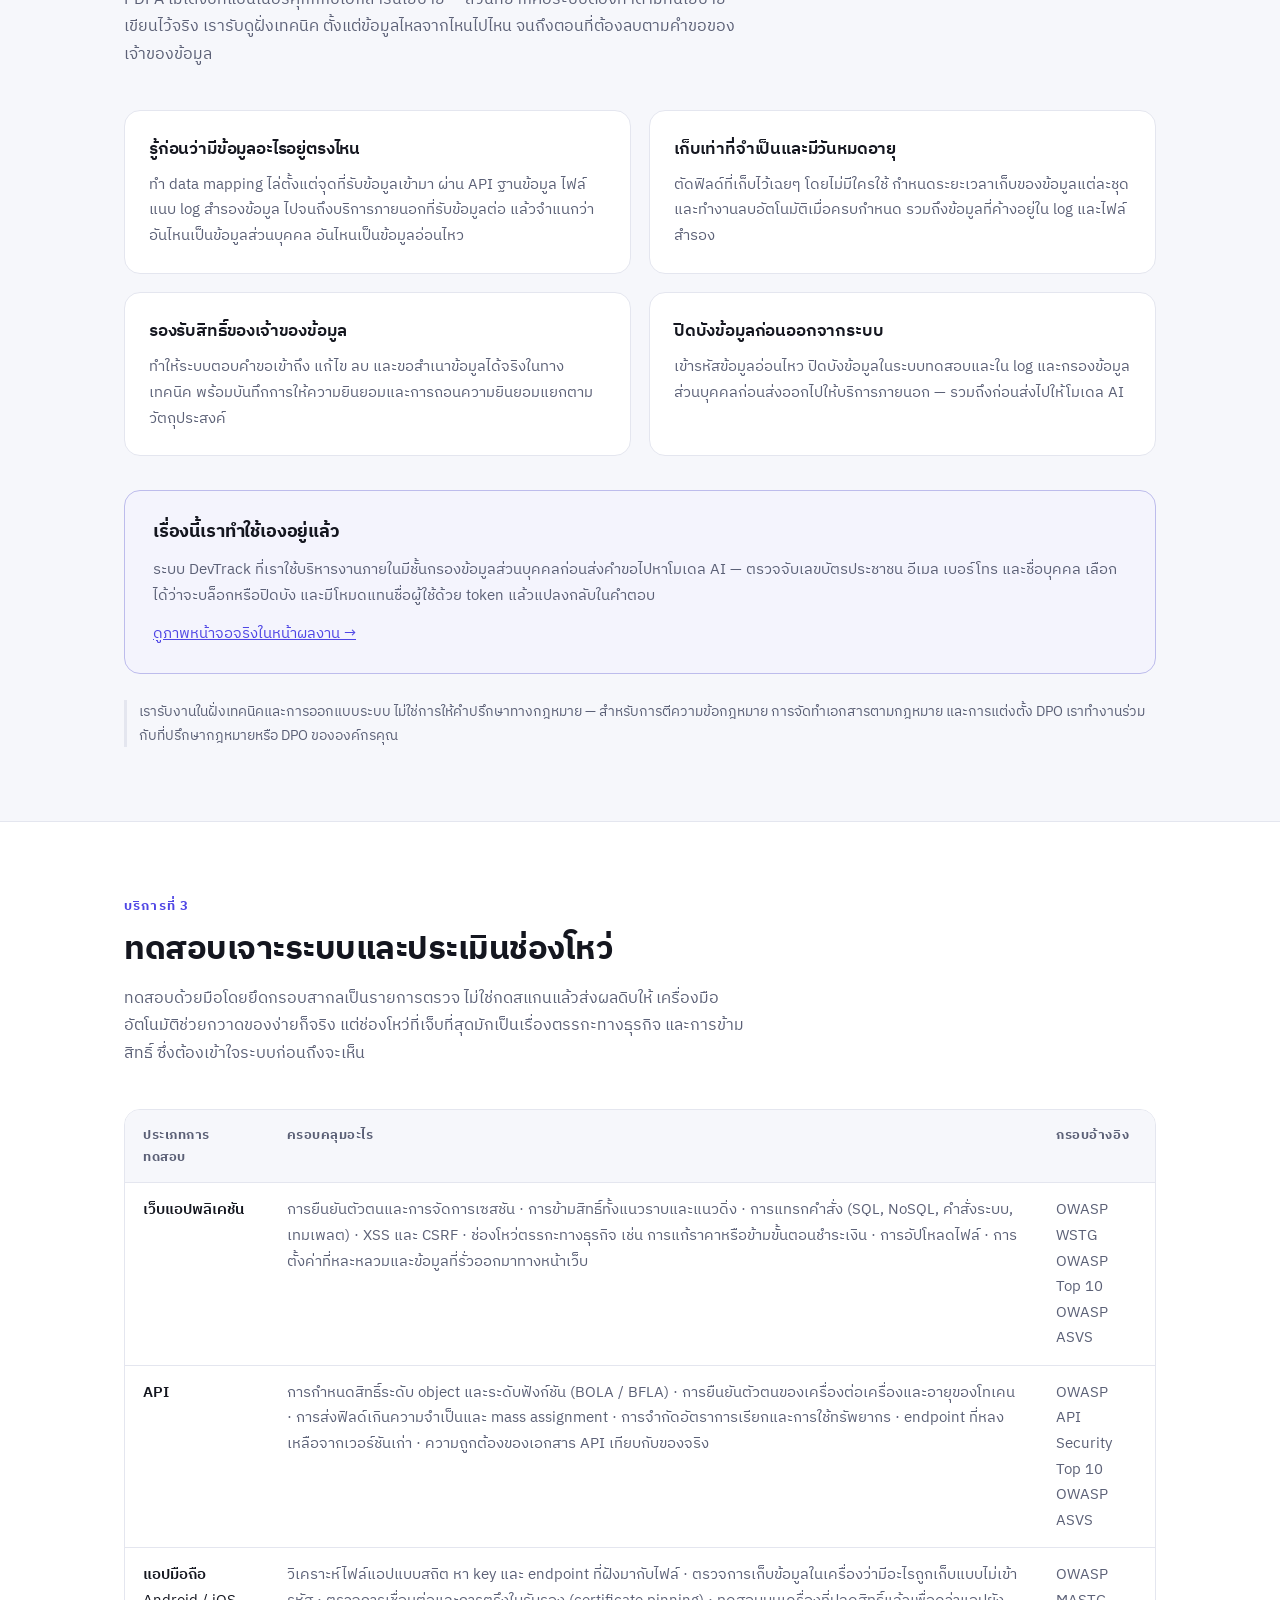
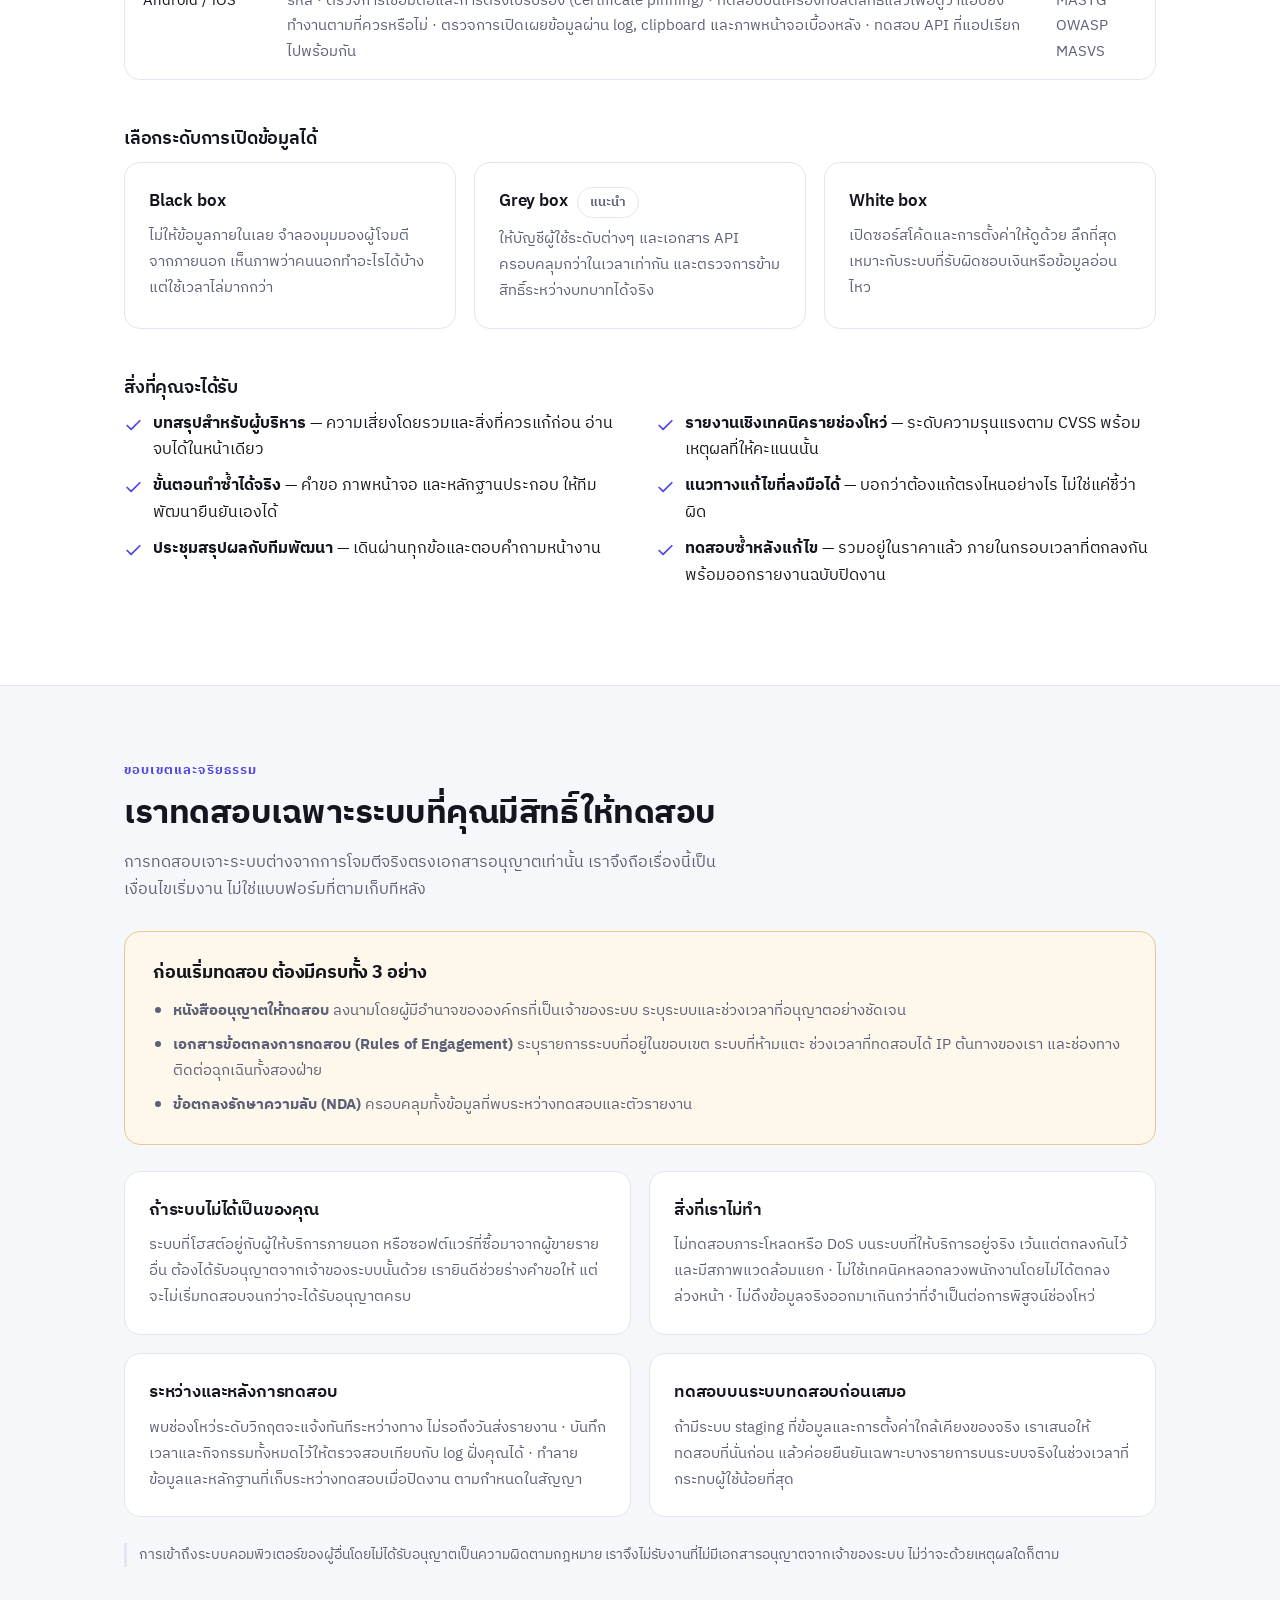
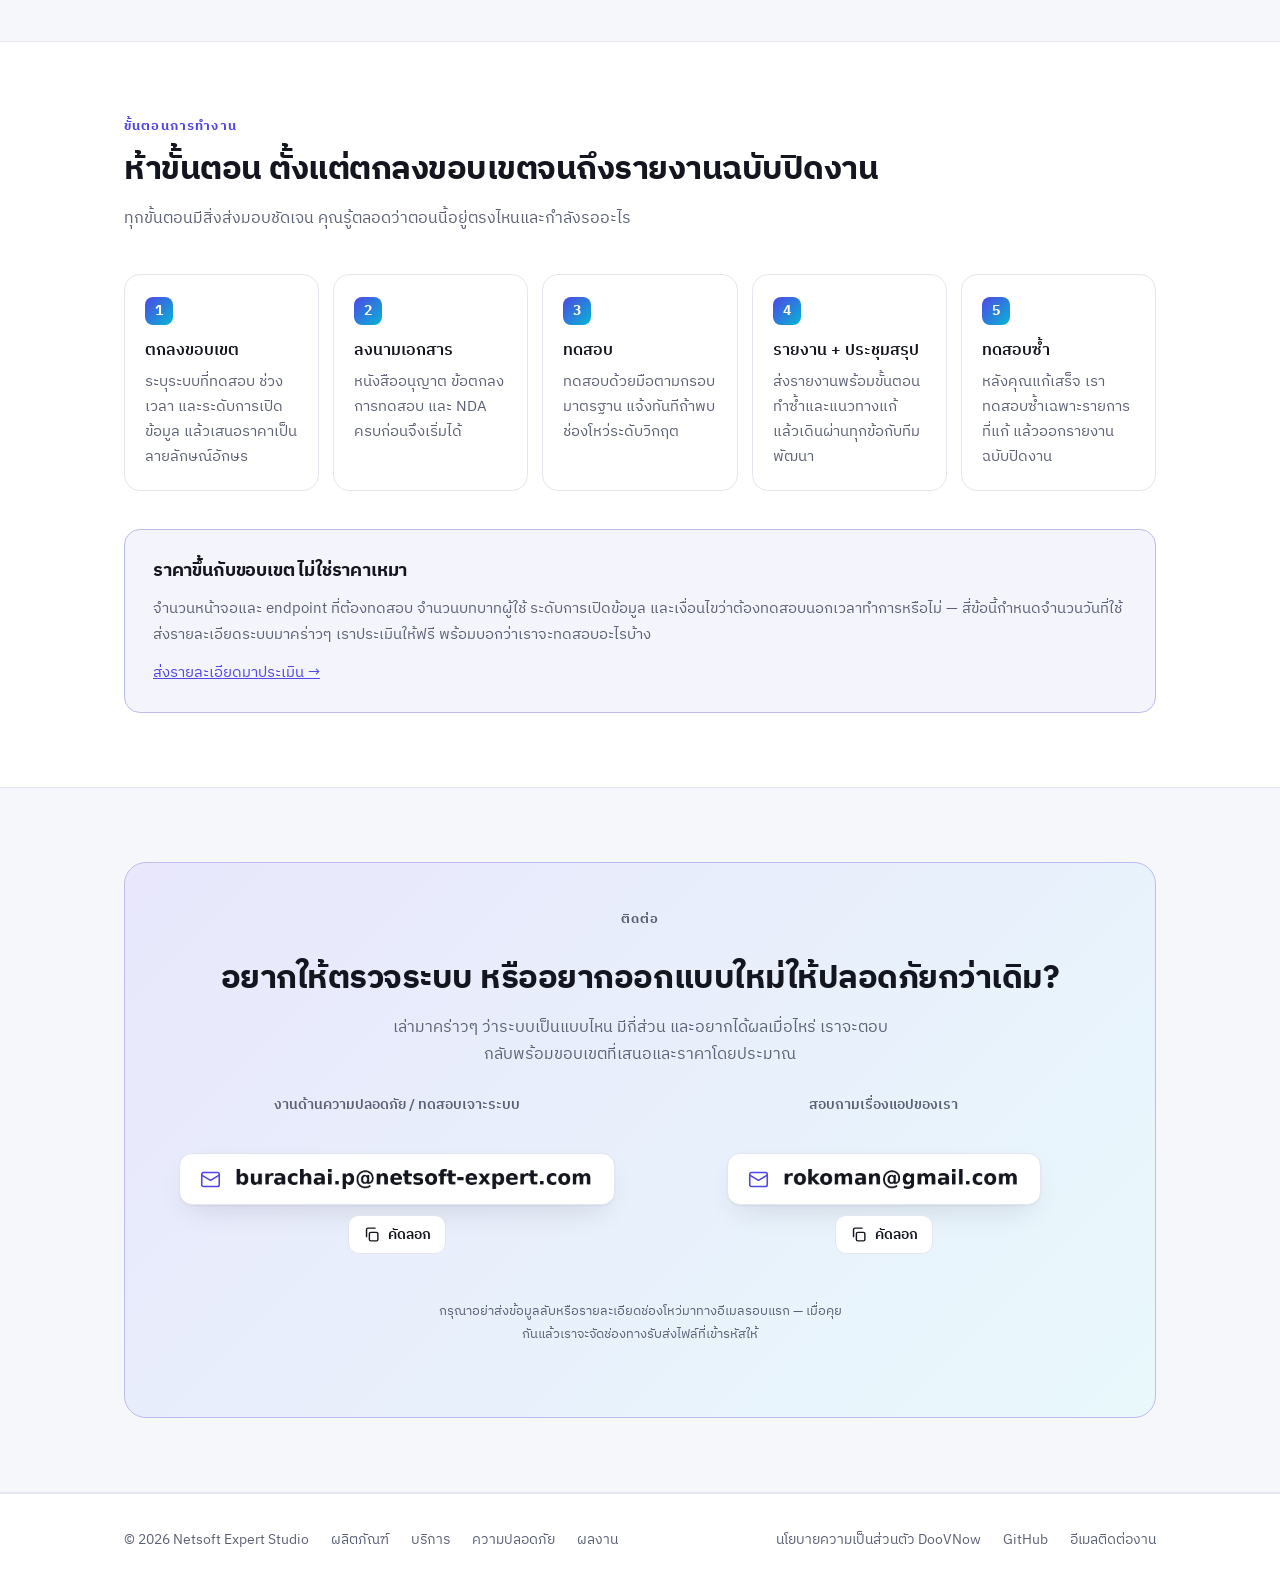
<file: security/index.html>
<!DOCTYPE html>
<html lang="th">
<head>
<meta charset="utf-8">
<meta name="viewport" content="width=device-width, initial-scale=1">
<title>ความปลอดภัย — ออกแบบระบบตาม Security by Design, PDPA และทดสอบเจาะระบบ | Netsoft Expert Studio</title>
<meta name="description" content="ออกแบบเครือข่าย โครงสร้างพื้นฐาน และแอปพลิเคชันตามแนวคิด Security by Design รองรับ PDPA พร้อมบริการทดสอบเจาะระบบเว็บแอปพลิเคชัน API และแอปมือถือตามกรอบ OWASP WSTG, API Security Top 10 และ MASVS">
<link rel="canonical" href="https://netsoft-expert.com/security/">
<meta property="og:type" content="website">
<meta property="og:title" content="ความปลอดภัย — Security by Design, PDPA และทดสอบเจาะระบบ">
<meta property="og:description" content="ออกแบบให้ปลอดภัยตั้งแต่วันแรก แล้วพิสูจน์ด้วยการทดสอบเจาะระบบตามกรอบ OWASP">
<meta property="og:url" content="https://netsoft-expert.com/security/">
<meta name="theme-color" content="#4f46e5">
<link rel="icon" href="data:image/svg+xml,%3Csvg xmlns='http://www.w3.org/2000/svg' viewBox='0 0 64 64'%3E%3Crect width='64' height='64' rx='14' fill='%234f46e5'/%3E%3Cpath d='M26 20l18 12-18 12z' fill='white'/%3E%3C/svg%3E">
<link rel="preconnect" href="https://fonts.googleapis.com">
<link rel="preconnect" href="https://fonts.gstatic.com" crossorigin>
<link href="https://fonts.googleapis.com/css2?family=IBM+Plex+Sans+Thai:wght@400;500;600;700&family=IBM+Plex+Sans:wght@400;500;600;700&display=swap" rel="stylesheet">
<link rel="stylesheet" href="/assets/site.css">
</head>
<body>

<a class="skip" href="#top">ข้ามไปยังเนื้อหา</a>

<header>
  <div class="wrap nav">
    <a class="brand" href="/">
      <span class="mark"><svg viewBox="0 0 24 24"><path d="M8 5v14l11-7z"/></svg></span>
      Netsoft Expert Studio
    </a>
    <span class="spacer"></span>
    <nav class="nav-links" aria-label="เมนูหลัก">
      <a href="/products/">ผลิตภัณฑ์</a>
      <a href="/services/">บริการ</a>
      <a href="/security/" aria-current="page">ความปลอดภัย</a>
      <a href="/work/">ผลงาน</a>
    </nav>
    <a class="btn btn-primary" href="#contact">ติดต่อเรา</a>
  </div>
</header>

<main id="top">

  <div class="page-head">
    <div class="wrap">
      <p class="crumbs"><a href="/">หน้าหลัก</a><span>/</span>ความปลอดภัย</p>
      <span class="badge"><span class="dot"></span> Security by Design · PDPA · Penetration Testing</span>
      <h1>ออกแบบให้ปลอดภัย<span class="nb">ตั้งแต่วันแรก</span> แล้วพิสูจน์ด้วยการทดสอบจริง</h1>
      <p class="lede">
        ความปลอดภัยที่มาแปะทีหลังมักได้แค่ผลสแกนกองหนึ่งกับงานแก้ที่ไม่มีวันจบ
        เราจึงทำสองอย่างควบกัน — วางสถาปัตยกรรมเครือข่าย <span class="nb">โครงสร้างพื้นฐาน</span> และแอปให้ปลอดภัยตั้งแต่ตอนออกแบบ
        แล้วทดสอบเจาะระบบเพื่อยืนยันว่าสิ่งที่ออกแบบไว้ทนของจริง
      </p>
      <div class="cta-row">
        <a class="btn btn-primary" href="#contact">
          <svg viewBox="0 0 24 24" fill="none" stroke="currentColor" stroke-width="2" stroke-linecap="round" stroke-linejoin="round"><rect x="2" y="4" width="20" height="16" rx="2"/><path d="m2 7 10 6 10-6"/></svg>
          ขอใบเสนอราคา
        </a>
        <a class="btn btn-ghost" href="#pentest">ดูขอบเขตการทดสอบเจาะระบบ</a>
      </div>
    </div>
  </div>

  <!-- ============ SECURITY BY DESIGN ============ -->
  <section id="design">
    <div class="wrap">
      <p class="eyebrow">บริการที่ 1</p>
      <h2>ออกแบบเครือข่าย <span class="nb">โครงสร้างพื้นฐาน</span> และแอป แบบ Security by Design</h2>
      <p class="sec-lede">
        รับออกแบบระบบใหม่ หรือทบทวนระบบที่ใช้อยู่ โดยตั้งต้นจากคำถามว่า
        “ถ้าจุดนี้ถูกยึด ผู้โจมตีไปต่อได้ไกลแค่ไหน” แล้วออกแบบให้คำตอบสั้นที่สุดเท่าที่เป็นไปได้
      </p>

      <div class="grid cols-3">
        <div class="card reveal">
          <div class="icon"><svg viewBox="0 0 24 24"><rect x="2" y="14" width="20" height="7" rx="2"/><rect x="7" y="3" width="10" height="7" rx="2"/><path d="M12 10v4M6 17.5h.01M6 17.5h.01"/></svg></div>
          <h3>เครือข่าย</h3>
          <p>
            แบ่งโซนและ VLAN ตามระดับความเสี่ยง วางไฟร์วอลล์และกฎ east-west
            แยกวงผู้ใช้ออกจากวงเซิร์ฟเวอร์ ออกแบบการเข้าถึงจากภายนอกด้วย VPN
            และวางจุดเก็บ log ให้ตามรอยได้เมื่อเกิดเหตุ
          </p>
        </div>

        <div class="card reveal">
          <div class="icon"><svg viewBox="0 0 24 24"><path d="M21 16V8a2 2 0 0 0-1-1.73l-7-4a2 2 0 0 0-2 0l-7 4A2 2 0 0 0 3 8v8a2 2 0 0 0 1 1.73l7 4a2 2 0 0 0 2 0l7-4A2 2 0 0 0 21 16z"/><path d="M3.3 7L12 12l8.7-5M12 22V12"/></svg></div>
          <h3><span class="nb">โครงสร้างพื้นฐาน</span></h3>
          <p>
            ทำ hardening ให้เซิร์ฟเวอร์และคอนเทนเนอร์ ปิดสิ่งที่ไม่ได้ใช้
            แยกสิทธิ์ตามหลัก least privilege จัดการ secret ให้ไม่ปนอยู่ในโค้ดหรือ image
            วางระบบสำรองข้อมูลที่กู้กลับได้จริง และแยกสิทธิ์ผู้ดูแลออกจากสิทธิ์ระบบงาน
          </p>
          <a class="more" href="/services/#servers">ดูบริการติดตั้งเครื่องแม่ข่าย →</a>
        </div>

        <div class="card reveal">
          <div class="icon"><svg viewBox="0 0 24 24"><path d="m8 6-6 6 6 6M16 6l6 6-6 6"/></svg></div>
          <h3>แอปพลิเคชัน</h3>
          <p>
            ทำ threat modeling ก่อนเขียนโค้ด ออกแบบการยืนยันตัวตนและการกำหนดสิทธิ์
            ให้บังคับที่ฝั่งเซิร์ฟเวอร์ วางการเข้ารหัสข้อมูลทั้งตอนส่งและตอนเก็บ
            และออกแบบ audit trail ให้ตอบได้ว่าใครทำอะไรกับข้อมูลไหน
          </p>
        </div>
      </div>

      <h3 class="case-sub-title">สิ่งที่ได้เมื่อจบงานออกแบบ</h3>
      <ul class="feat two-col">
        <li><svg viewBox="0 0 24 24"><path d="M20 6 9 17l-5-5"/></svg><span><strong>แผนผังสถาปัตยกรรม</strong> ทั้งเครือข่ายและระบบ พร้อมคำอธิบายว่าทำไมต้องแบ่งแบบนั้น</span></li>
        <li><svg viewBox="0 0 24 24"><path d="M20 6 9 17l-5-5"/></svg><span><strong>ตารางความเสี่ยง</strong> ที่จับคู่ภัยคุกคามกับมาตรการป้องกันเป็นข้อๆ ไม่ใช่คำกว้างๆ</span></li>
        <li><svg viewBox="0 0 24 24"><path d="M20 6 9 17l-5-5"/></svg><span><strong>มาตรฐานการตั้งค่า</strong> สำหรับเซิร์ฟเวอร์ คอนเทนเนอร์ และอุปกรณ์เครือข่าย พร้อมสคริปต์ที่ใช้จริง</span></li>
        <li><svg viewBox="0 0 24 24"><path d="M20 6 9 17l-5-5"/></svg><span><strong>แผนการนำไปใช้เป็นเฟส</strong> เรียงตามผลกระทบต่อระบบที่ทำงานอยู่ ไม่ต้องหยุดทั้งองค์กรเพื่อทำทีเดียว</span></li>
      </ul>

      <p class="eyebrow" style="margin-top:38px">อ้างอิงกรอบมาตรฐาน</p>
      <ul class="chips">
        <li>OWASP ASVS</li>
        <li>OWASP SAMM</li>
        <li>CIS Benchmarks</li>
        <li>NIST SP 800-53</li>
        <li>ISO/IEC 27001 (แนวปฏิบัติ)</li>
        <li>Zero Trust</li>
      </ul>
    </div>
  </section>

  <!-- ============ PDPA ============ -->
  <section id="pdpa" class="alt">
    <div class="wrap">
      <p class="eyebrow">บริการที่ 2</p>
      <h2>ออกแบบการจัดการข้อมูลส่วนบุคคลให้สอดคล้อง PDPA</h2>
      <p class="sec-lede">
        PDPA ไม่ได้จบที่แบนเนอร์คุกกี้กับเอกสารนโยบาย — ส่วนที่ยากคือระบบต้องทำตามที่นโยบายเขียนไว้จริง
        เรารับดูฝั่งเทคนิค ตั้งแต่ข้อมูลไหลจากไหนไปไหน จนถึงตอนที่ต้องลบตามคำขอของเจ้าของข้อมูล
      </p>

      <div class="grid cols-2">
        <div class="card reveal">
          <h3>รู้ก่อนว่ามีข้อมูลอะไรอยู่<span class="nb">ตรงไหน</span></h3>
          <p>
            ทำ data mapping ไล่ตั้งแต่จุดที่รับข้อมูลเข้ามา ผ่าน API ฐานข้อมูล ไฟล์แนบ
            log สำรองข้อมูล ไปจนถึงบริการภายนอกที่รับข้อมูลต่อ แล้วจำแนกว่าอันไหนเป็นข้อมูลส่วนบุคคล
            อันไหนเป็นข้อมูลอ่อนไหว
          </p>
        </div>
        <div class="card reveal">
          <h3>เก็บเท่าที่จำเป็นและมีวัน<span class="nb">หมดอายุ</span></h3>
          <p>
            ตัดฟิลด์ที่เก็บไว้เฉยๆ โดยไม่มีใครใช้ กำหนดระยะเวลาเก็บของข้อมูลแต่ละชุด
            และทำงานลบอัตโนมัติเมื่อครบกำหนด รวมถึงข้อมูลที่ค้างอยู่ใน log และไฟล์สำรอง
          </p>
        </div>
        <div class="card reveal">
          <h3>รองรับสิทธิ์ของเจ้าของข้อมูล</h3>
          <p>
            ทำให้ระบบตอบคำขอเข้าถึง แก้ไข ลบ และขอสำเนาข้อมูลได้จริงในทางเทคนิค
            พร้อมบันทึกการให้ความยินยอมและการถอนความยินยอมแยกตามวัตถุประสงค์
          </p>
        </div>
        <div class="card reveal">
          <h3>ปิดบังข้อมูลก่อนออกจากระบบ</h3>
          <p>
            เข้ารหัสข้อมูลอ่อนไหว ปิดบังข้อมูลในระบบทดสอบและใน log
            และกรองข้อมูลส่วนบุคคลก่อนส่งออกไปให้บริการภายนอก — รวมถึงก่อนส่งไปให้โมเดล AI
          </p>
        </div>
      </div>

      <div class="callout reveal" style="margin-top:34px">
        <h3>เรื่องนี้เราทำใช้เองอยู่แล้ว</h3>
        <p>
          ระบบ DevTrack ที่เราใช้บริหารงานภายในมีชั้นกรองข้อมูลส่วนบุคคลก่อนส่งคำขอไปหาโมเดล AI —
          ตรวจจับเลขบัตรประชาชน อีเมล เบอร์โทร และชื่อบุคคล เลือกได้ว่าจะบล็อกหรือปิดบัง
          และมีโหมดแทนชื่อผู้ใช้ด้วย token แล้วแปลงกลับในคำตอบ
        </p>
        <p><a href="/work/#devtrack-ai">ดูภาพหน้าจอจริงในหน้าผลงาน →</a></p>
      </div>

      <p class="note" style="margin-top:26px">
        เรารับงานในฝั่งเทคนิคและการออกแบบระบบ ไม่ใช่การให้คำปรึกษาทางกฎหมาย —
        สำหรับการตีความข้อกฎหมาย การจัดทำเอกสารตามกฎหมาย และการแต่งตั้ง DPO
        เราทำงานร่วมกับที่ปรึกษากฎหมายหรือ DPO ขององค์กรคุณ
      </p>
    </div>
  </section>

  <!-- ============ PENTEST ============ -->
  <section id="pentest">
    <div class="wrap">
      <p class="eyebrow">บริการที่ 3</p>
      <h2>ทดสอบเจาะระบบและประเมินช่องโหว่</h2>
      <p class="sec-lede">
        ทดสอบด้วยมือโดยยึดกรอบสากลเป็นรายการตรวจ ไม่ใช่กดสแกนแล้วส่งผลดิบให้
        เครื่องมืออัตโนมัติช่วยกวาดของง่ายก็จริง แต่ช่องโหว่ที่เจ็บที่สุดมักเป็นเรื่องตรรกะทางธุรกิจ
        และการข้ามสิทธิ์ ซึ่งต้องเข้าใจระบบก่อนถึงจะเห็น
      </p>

      <div class="table-scroll reveal">
        <table class="scope">
          <thead>
            <tr>
              <th scope="col">ประเภทการทดสอบ</th>
              <th scope="col">ครอบคลุมอะไร</th>
              <th scope="col">กรอบอ้างอิง</th>
            </tr>
          </thead>
          <tbody>
            <tr id="web">
              <td><strong>เว็บแอปพลิเคชัน</strong></td>
              <td class="muted">
                การยืนยันตัวตนและการจัดการเซสชัน · การข้ามสิทธิ์ทั้งแนวราบและแนวดิ่ง ·
                การแทรกคำสั่ง (SQL, NoSQL, คำสั่งระบบ, เทมเพลต) · XSS และ CSRF ·
                ช่องโหว่ตรรกะทางธุรกิจ เช่น การแก้ราคาหรือข้ามขั้นตอนชำระเงิน ·
                การอัปโหลดไฟล์ · การตั้งค่าที่หละหลวมและข้อมูลที่รั่วออกมาทางหน้าเว็บ
              </td>
              <td class="muted">OWASP WSTG<br>OWASP Top 10<br>OWASP ASVS</td>
            </tr>
            <tr id="api">
              <td><strong>API</strong></td>
              <td class="muted">
                การกำหนดสิทธิ์ระดับ object และระดับฟังก์ชัน (BOLA / BFLA) ·
                การยืนยันตัวตนของเครื่องต่อเครื่องและอายุของโทเคน ·
                การส่งฟิลด์เกินความจำเป็นและ mass assignment ·
                การจำกัดอัตราการเรียกและการใช้ทรัพยากร ·
                endpoint ที่หลงเหลือจากเวอร์ชันเก่า · ความถูกต้องของเอกสาร API เทียบกับของจริง
              </td>
              <td class="muted">OWASP API<br>Security Top 10<br>OWASP ASVS</td>
            </tr>
            <tr id="mobile">
              <td><strong>แอปมือถือ</strong><br><span class="muted">Android / iOS</span></td>
              <td class="muted">
                วิเคราะห์ไฟล์แอปแบบสถิต หา key และ endpoint ที่ฝังมากับไฟล์ ·
                ตรวจการเก็บข้อมูลในเครื่องว่ามีอะไรถูกเก็บแบบไม่เข้ารหัส ·
                ตรวจการเชื่อมต่อและการตรึงใบรับรอง (certificate pinning) ·
                ทดสอบบนเครื่องที่ปลดสิทธิ์แล้วเพื่อดูว่าแอปยังทำงานตามที่ควรหรือไม่ ·
                ตรวจการเปิดเผยข้อมูลผ่าน log, clipboard และภาพหน้าจอเบื้องหลัง ·
                ทดสอบ API ที่แอปเรียกไปพร้อมกัน
              </td>
              <td class="muted">OWASP MASTG<br>OWASP MASVS</td>
            </tr>
          </tbody>
        </table>
      </div>

      <h3 class="case-sub-title">เลือกระดับการเปิดข้อมูลได้</h3>
      <div class="grid cols-3">
        <div class="card reveal">
          <h3>Black box</h3>
          <p>ไม่ให้ข้อมูลภายในเลย จำลองมุมมองผู้โจมตีจากภายนอก เห็นภาพว่าคนนอกทำอะไรได้บ้าง แต่ใช้เวลาไล่มากกว่า</p>
        </div>
        <div class="card reveal">
          <h3>Grey box <span class="status" style="margin-inline-start:6px">แนะนำ</span></h3>
          <p>ให้บัญชีผู้ใช้ระดับต่างๆ และเอกสาร API ครอบคลุมกว่าในเวลาเท่ากัน และตรวจการข้ามสิทธิ์ระหว่างบทบาทได้จริง</p>
        </div>
        <div class="card reveal">
          <h3>White box</h3>
          <p>เปิดซอร์สโค้ดและการตั้งค่าให้ดูด้วย ลึกที่สุด เหมาะกับระบบที่รับผิดชอบเงินหรือข้อมูลอ่อนไหว</p>
        </div>
      </div>

      <h3 class="case-sub-title">สิ่งที่คุณจะได้รับ</h3>
      <ul class="feat two-col">
        <li><svg viewBox="0 0 24 24"><path d="M20 6 9 17l-5-5"/></svg><span><strong>บทสรุปสำหรับผู้บริหาร</strong> — ความเสี่ยงโดยรวมและสิ่งที่ควรแก้ก่อน อ่านจบได้ในหน้าเดียว</span></li>
        <li><svg viewBox="0 0 24 24"><path d="M20 6 9 17l-5-5"/></svg><span><strong>รายงานเชิงเทคนิครายช่องโหว่</strong> — ระดับความรุนแรงตาม CVSS พร้อมเหตุผลที่ให้คะแนนนั้น</span></li>
        <li><svg viewBox="0 0 24 24"><path d="M20 6 9 17l-5-5"/></svg><span><strong>ขั้นตอนทำซ้ำได้จริง</strong> — คำขอ ภาพหน้าจอ และหลักฐานประกอบ ให้ทีมพัฒนายืนยันเองได้</span></li>
        <li><svg viewBox="0 0 24 24"><path d="M20 6 9 17l-5-5"/></svg><span><strong>แนวทางแก้ไขที่ลงมือได้</strong> — บอกว่าต้องแก้ตรงไหนอย่างไร ไม่ใช่แค่ชี้ว่าผิด</span></li>
        <li><svg viewBox="0 0 24 24"><path d="M20 6 9 17l-5-5"/></svg><span><strong>ประชุมสรุปผลกับทีมพัฒนา</strong> — เดินผ่านทุกข้อและตอบคำถามหน้างาน</span></li>
        <li><svg viewBox="0 0 24 24"><path d="M20 6 9 17l-5-5"/></svg><span><strong>ทดสอบซ้ำหลังแก้ไข</strong> — รวมอยู่ในราคาแล้ว ภายในกรอบเวลาที่ตกลงกัน พร้อมออกรายงานฉบับปิดงาน</span></li>
      </ul>
    </div>
  </section>

  <!-- ============ RULES OF ENGAGEMENT ============ -->
  <section id="rules" class="alt">
    <div class="wrap">
      <p class="eyebrow">ขอบเขตและจริยธรรม</p>
      <h2>เราทดสอบเฉพาะระบบที่คุณมีสิทธิ์ให้ทดสอบ</h2>
      <p class="sec-lede tight">
        การทดสอบเจาะระบบต่างจากการโจมตีจริงตรงเอกสารอนุญาตเท่านั้น
        เราจึงถือเรื่องนี้เป็นเงื่อนไขเริ่มงาน ไม่ใช่แบบฟอร์มที่ตามเก็บทีหลัง
      </p>

      <div class="callout warn reveal">
        <h3>ก่อนเริ่มทดสอบ ต้องมีครบทั้ง 3 อย่าง</h3>
        <ul>
          <li><strong>หนังสืออนุญาตให้ทดสอบ</strong> ลงนามโดยผู้มีอำนาจขององค์กรที่เป็นเจ้าของระบบ ระบุระบบและช่วงเวลาที่อนุญาตอย่างชัดเจน</li>
          <li><strong>เอกสารข้อตกลงการทดสอบ (Rules of Engagement)</strong> ระบุรายการระบบที่อยู่ในขอบเขต ระบบที่ห้ามแตะ ช่วงเวลาที่ทดสอบได้ IP ต้นทางของเรา และช่องทางติดต่อฉุกเฉินทั้งสองฝ่าย</li>
          <li><strong>ข้อตกลงรักษาความลับ (NDA)</strong> ครอบคลุมทั้งข้อมูลที่พบระหว่างทดสอบและตัวรายงาน</li>
        </ul>
      </div>

      <div class="grid cols-2" style="margin-top:26px">
        <div class="card reveal">
          <h3>ถ้าระบบไม่ได้เป็นของคุณ</h3>
          <p>
            ระบบที่โฮสต์อยู่กับผู้ให้บริการภายนอก หรือซอฟต์แวร์ที่ซื้อมาจากผู้ขายรายอื่น
            ต้องได้รับอนุญาตจากเจ้าของระบบนั้นด้วย เรายินดีช่วยร่างคำขอให้ แต่จะไม่เริ่มทดสอบจนกว่าจะได้รับอนุญาตครบ
          </p>
        </div>
        <div class="card reveal">
          <h3>สิ่งที่เราไม่ทำ</h3>
          <p>
            ไม่ทดสอบภาระโหลดหรือ DoS บนระบบที่ให้บริการอยู่จริง เว้นแต่ตกลงกันไว้และมีสภาพแวดล้อมแยก ·
            ไม่ใช้เทคนิคหลอกลวงพนักงานโดยไม่ได้ตกลงล่วงหน้า ·
            ไม่ดึงข้อมูลจริงออกมาเกินกว่าที่จำเป็นต่อการพิสูจน์ช่องโหว่
          </p>
        </div>
        <div class="card reveal">
          <h3>ระหว่างและหลังการทดสอบ</h3>
          <p>
            พบช่องโหว่ระดับวิกฤตจะแจ้งทันทีระหว่างทาง ไม่รอถึงวันส่งรายงาน ·
            บันทึกเวลาและกิจกรรมทั้งหมดไว้ให้ตรวจสอบเทียบกับ log ฝั่งคุณได้ ·
            ทำลายข้อมูลและหลักฐานที่เก็บระหว่างทดสอบเมื่อปิดงาน ตามกำหนดในสัญญา
          </p>
        </div>
        <div class="card reveal">
          <h3>ทดสอบบนระบบทดสอบ<span class="nb">ก่อนเสมอ</span></h3>
          <p>
            ถ้ามีระบบ staging ที่ข้อมูลและการตั้งค่าใกล้เคียงของจริง เราเสนอให้ทดสอบที่นั่นก่อน
            แล้วค่อยยืนยันเฉพาะบางรายการบนระบบจริงในช่วงเวลาที่กระทบผู้ใช้น้อยที่สุด
          </p>
        </div>
      </div>

      <p class="note" style="margin-top:26px">
        การเข้าถึงระบบคอมพิวเตอร์ของผู้อื่นโดยไม่ได้รับอนุญาตเป็นความผิดตามกฎหมาย
        เราจึงไม่รับงานที่ไม่มีเอกสารอนุญาตจากเจ้าของระบบ ไม่ว่าจะด้วยเหตุผลใดก็ตาม
      </p>
    </div>
  </section>

  <!-- ============ PROCESS ============ -->
  <section id="process">
    <div class="wrap">
      <p class="eyebrow">ขั้นตอนการทำงาน</p>
      <h2>ห้าขั้นตอน ตั้งแต่ตกลงขอบเขตจนถึงรายงานฉบับปิดงาน</h2>
      <p class="sec-lede">ทุกขั้นตอนมีสิ่งส่งมอบชัดเจน คุณรู้ตลอดว่าตอนนี้อยู่ตรงไหนและกำลังรออะไร</p>

      <div class="steps five">
        <div class="step reveal">
          <h3>ตกลงขอบเขต</h3>
          <p>ระบุระบบที่ทดสอบ ช่วงเวลา และระดับการเปิดข้อมูล แล้วเสนอราคาเป็นลายลักษณ์อักษร</p>
        </div>
        <div class="step reveal">
          <h3>ลงนามเอกสาร</h3>
          <p>หนังสืออนุญาต ข้อตกลงการทดสอบ และ NDA ครบก่อนจึงเริ่มได้</p>
        </div>
        <div class="step reveal">
          <h3>ทดสอบ</h3>
          <p>ทดสอบด้วยมือตามกรอบมาตรฐาน แจ้งทันทีถ้าพบช่องโหว่ระดับวิกฤต</p>
        </div>
        <div class="step reveal">
          <h3>รายงาน + <span class="nb">ประชุมสรุป</span></h3>
          <p>ส่งรายงานพร้อมขั้นตอนทำซ้ำและแนวทางแก้ แล้วเดินผ่านทุกข้อกับทีมพัฒนา</p>
        </div>
        <div class="step reveal">
          <h3>ทดสอบซ้ำ</h3>
          <p>หลังคุณแก้เสร็จ เราทดสอบซ้ำเฉพาะรายการที่แก้ แล้วออกรายงานฉบับปิดงาน</p>
        </div>
      </div>

      <div class="callout reveal" style="margin-top:38px">
        <h3>ราคาขึ้นกับขอบเขต ไม่ใช่ราคาเหมา</h3>
        <p>
          จำนวนหน้าจอและ endpoint ที่ต้องทดสอบ จำนวนบทบาทผู้ใช้ ระดับการเปิดข้อมูล
          และเงื่อนไขว่าต้องทดสอบนอกเวลาทำการหรือไม่ — สี่ข้อนี้กำหนดจำนวนวันที่ใช้
          ส่งรายละเอียดระบบมาคร่าวๆ เราประเมินให้ฟรี พร้อมบอกว่าเราจะทดสอบอะไรบ้าง
        </p>
        <p><a href="#contact">ส่งรายละเอียดมาประเมิน →</a></p>
      </div>
    </div>
  </section>

  <!-- ============ CONTACT ============ -->
  <section id="contact" class="alt">
    <div class="wrap">
      <div class="contact-card reveal">
        <p class="eyebrow">ติดต่อ</p>
        <h2>อยากให้ตรวจระบบ หรืออยากออกแบบใหม่ให้ปลอดภัยกว่าเดิม?</h2>
        <p>
          เล่ามาคร่าวๆ ว่าระบบเป็นแบบไหน มีกี่ส่วน และอยากได้ผลเมื่อไหร่
          เราจะตอบกลับพร้อมขอบเขตที่เสนอและราคาโดยประมาณ
        </p>

        <div class="mail-grid">
          <div class="mail-block">
            <p class="mail-label">งานด้านความปลอดภัย / ทดสอบเจาะระบบ</p>
            <button class="mail-box js-mail" data-k="work" data-subject="สอบถามบริการด้านความปลอดภัย / ทดสอบเจาะระบบ" type="button" aria-label="เปิดโปรแกรมอีเมลเพื่อสอบถามบริการด้านความปลอดภัย">
              <svg viewBox="0 0 24 24" stroke-linecap="round" stroke-linejoin="round"><rect x="2" y="4" width="20" height="16" rx="2"/><path d="m2 7 10 6 10-6"/></svg>
              <img class="mail-img on-light" src="/assets/contact-work-light.png" width="361" height="23" alt="อีเมลสำหรับติดต่องาน แสดงเป็นรูปภาพเพื่อป้องกันบอทเก็บข้อมูล">
              <img class="mail-img on-dark" src="/assets/contact-work-dark.png" width="361" height="23" alt="">
            </button>
            <button class="btn btn-ghost btn-sm js-copy" data-k="work" type="button">
              <svg viewBox="0 0 24 24" fill="none" stroke="currentColor" stroke-width="2" stroke-linecap="round" stroke-linejoin="round"><rect x="9" y="9" width="12" height="12" rx="2"/><path d="M5 15V5a2 2 0 0 1 2-2h10"/></svg>
              คัดลอก
            </button>
          </div>

          <div class="mail-block">
            <p class="mail-label">สอบถามเรื่องแอปของเรา</p>
            <button class="mail-box js-mail" data-k="apps" type="button" aria-label="เปิดโปรแกรมอีเมลเพื่อสอบถามเรื่องแอป">
              <svg viewBox="0 0 24 24" stroke-linecap="round" stroke-linejoin="round"><rect x="2" y="4" width="20" height="16" rx="2"/><path d="m2 7 10 6 10-6"/></svg>
              <img class="mail-img on-light" src="/assets/contact-apps-light.png" width="239" height="23" alt="อีเมลสำหรับสอบถามเรื่องแอป แสดงเป็นรูปภาพเพื่อป้องกันบอทเก็บข้อมูล">
              <img class="mail-img on-dark" src="/assets/contact-apps-dark.png" width="239" height="23" alt="">
            </button>
            <button class="btn btn-ghost btn-sm js-copy" data-k="apps" type="button">
              <svg viewBox="0 0 24 24" fill="none" stroke="currentColor" stroke-width="2" stroke-linecap="round" stroke-linejoin="round"><rect x="9" y="9" width="12" height="12" rx="2"/><path d="M5 15V5a2 2 0 0 1 2-2h10"/></svg>
              คัดลอก
            </button>
          </div>
        </div>

        <p class="copied" role="status" aria-live="polite"></p>
        <p class="mail-hint">
          กรุณาอย่าส่งข้อมูลลับหรือรายละเอียดช่องโหว่มาทางอีเมลรอบแรก —
          เมื่อคุยกันแล้วเราจะจัดช่องทางรับส่งไฟล์ที่เข้ารหัสให้
        </p>
      </div>
    </div>
  </section>

</main>

<footer>
  <div class="wrap foot">
    <span>© <span id="year">2026</span> Netsoft Expert Studio</span>
    <a href="/products/">ผลิตภัณฑ์</a>
    <a href="/services/">บริการ</a>
    <a href="/security/">ความปลอดภัย</a>
    <a href="/work/">ผลงาน</a>
    <span class="spacer"></span>
    <a href="https://netsoft-expert.com/doovnow-privacy/">นโยบายความเป็นส่วนตัว DooVNow</a>
    <a href="https://github.com/burachai-x">GitHub</a>
    <button class="linklike js-mail" data-k="work" type="button">อีเมลติดต่องาน</button>
  </div>
</footer>

<script src="/assets/site.js"></script>

</body>
</html>
</file>
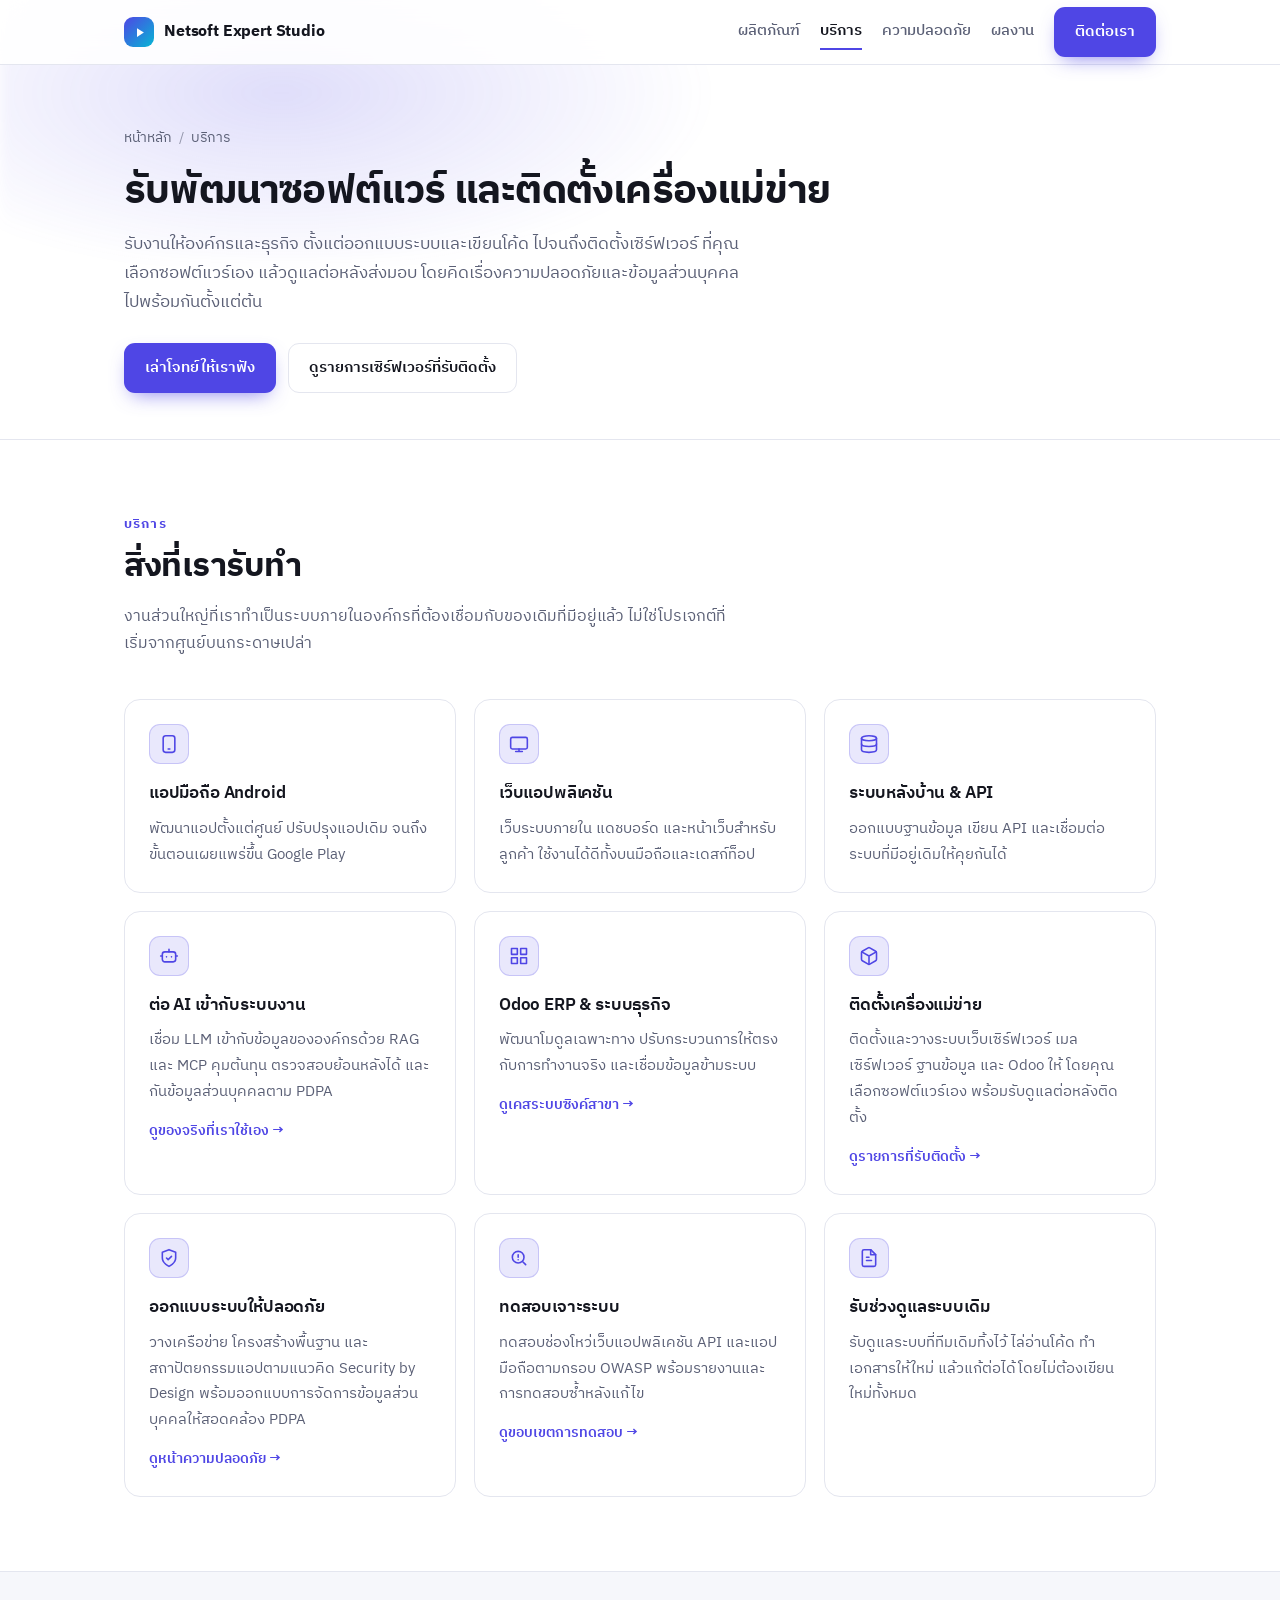
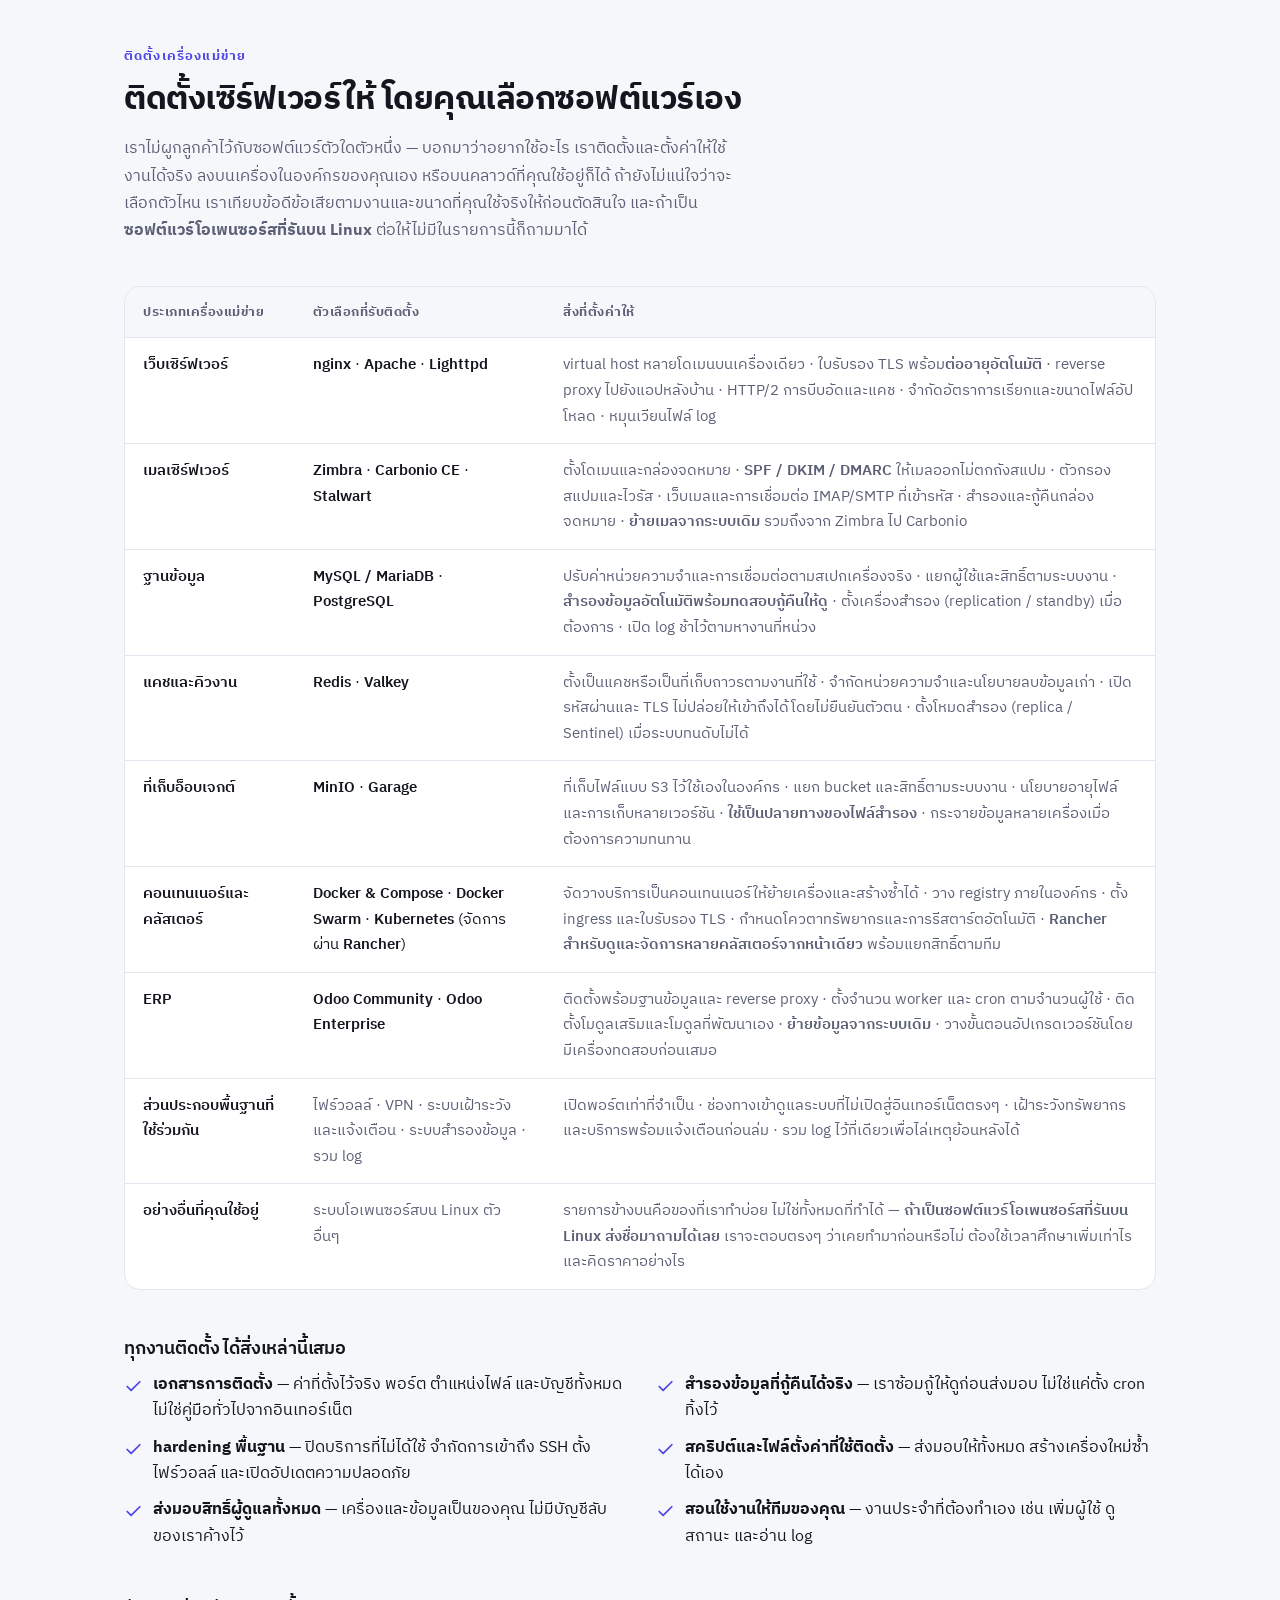
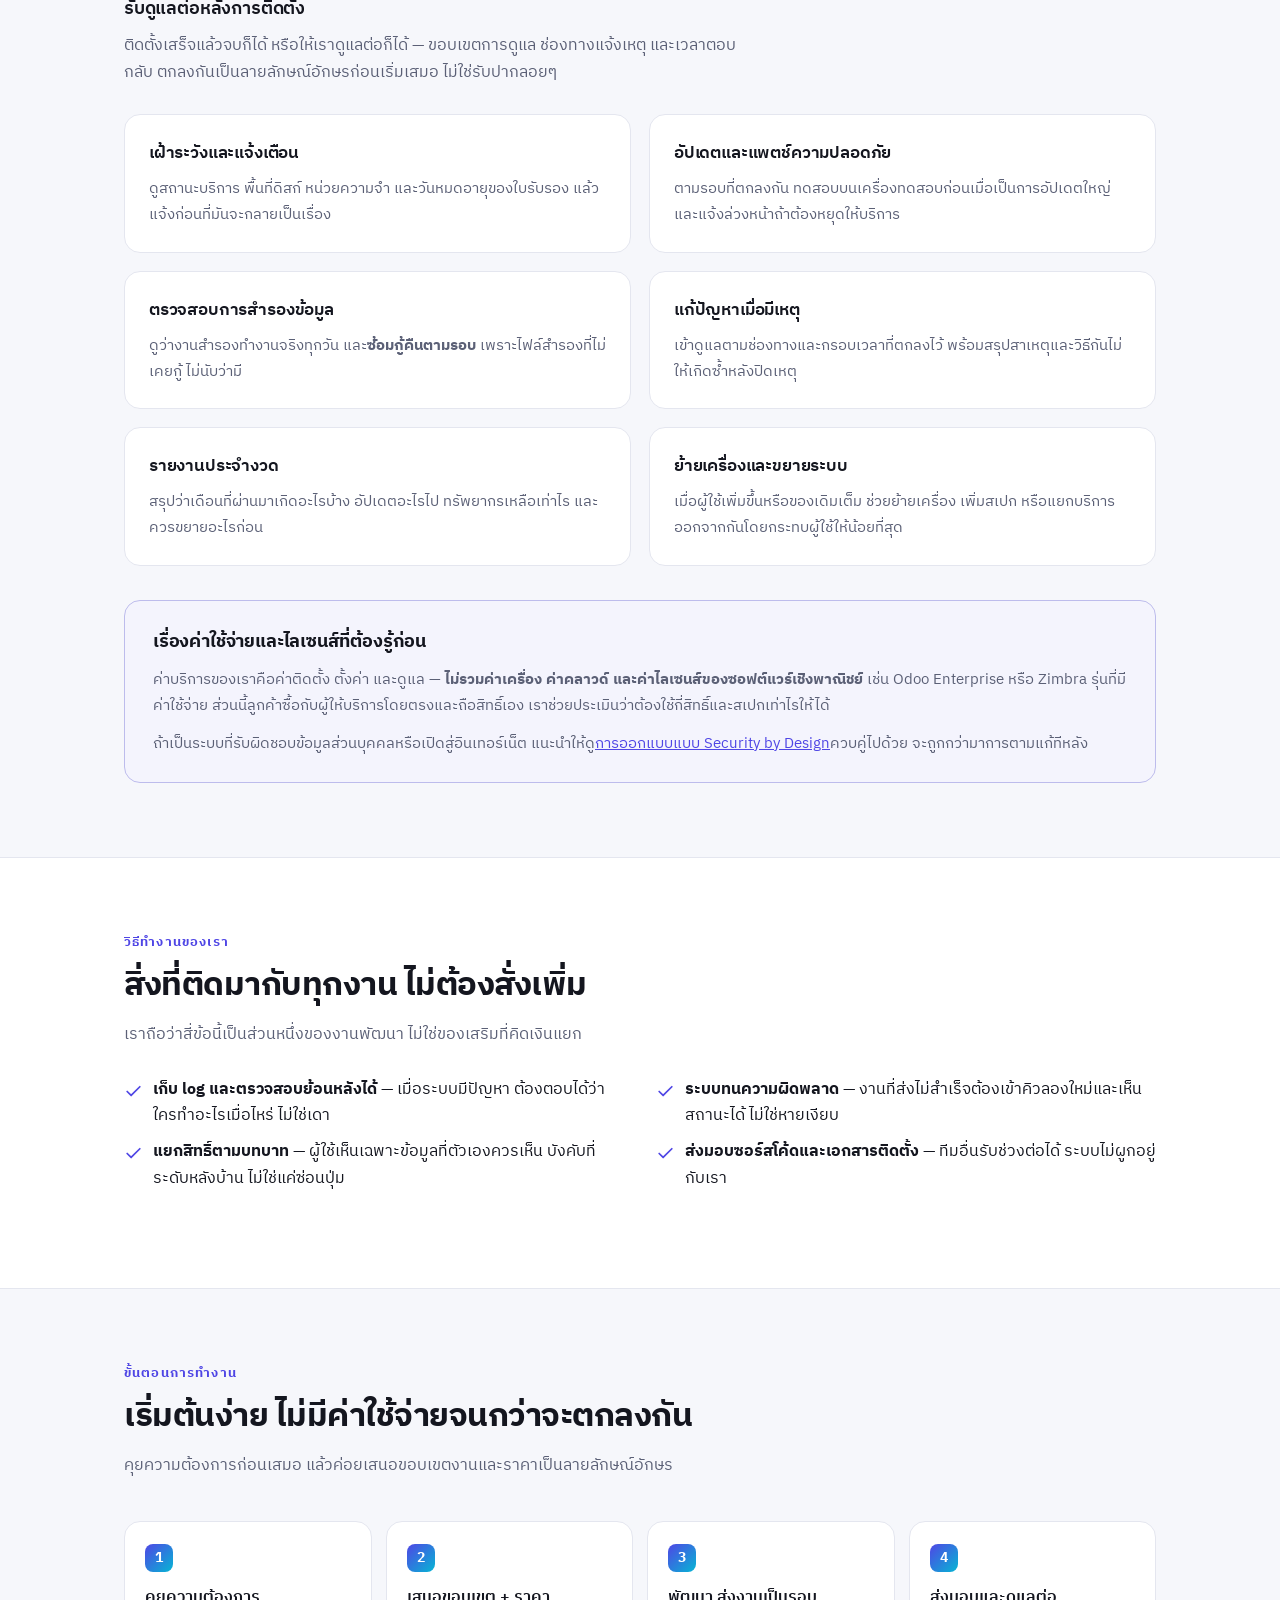
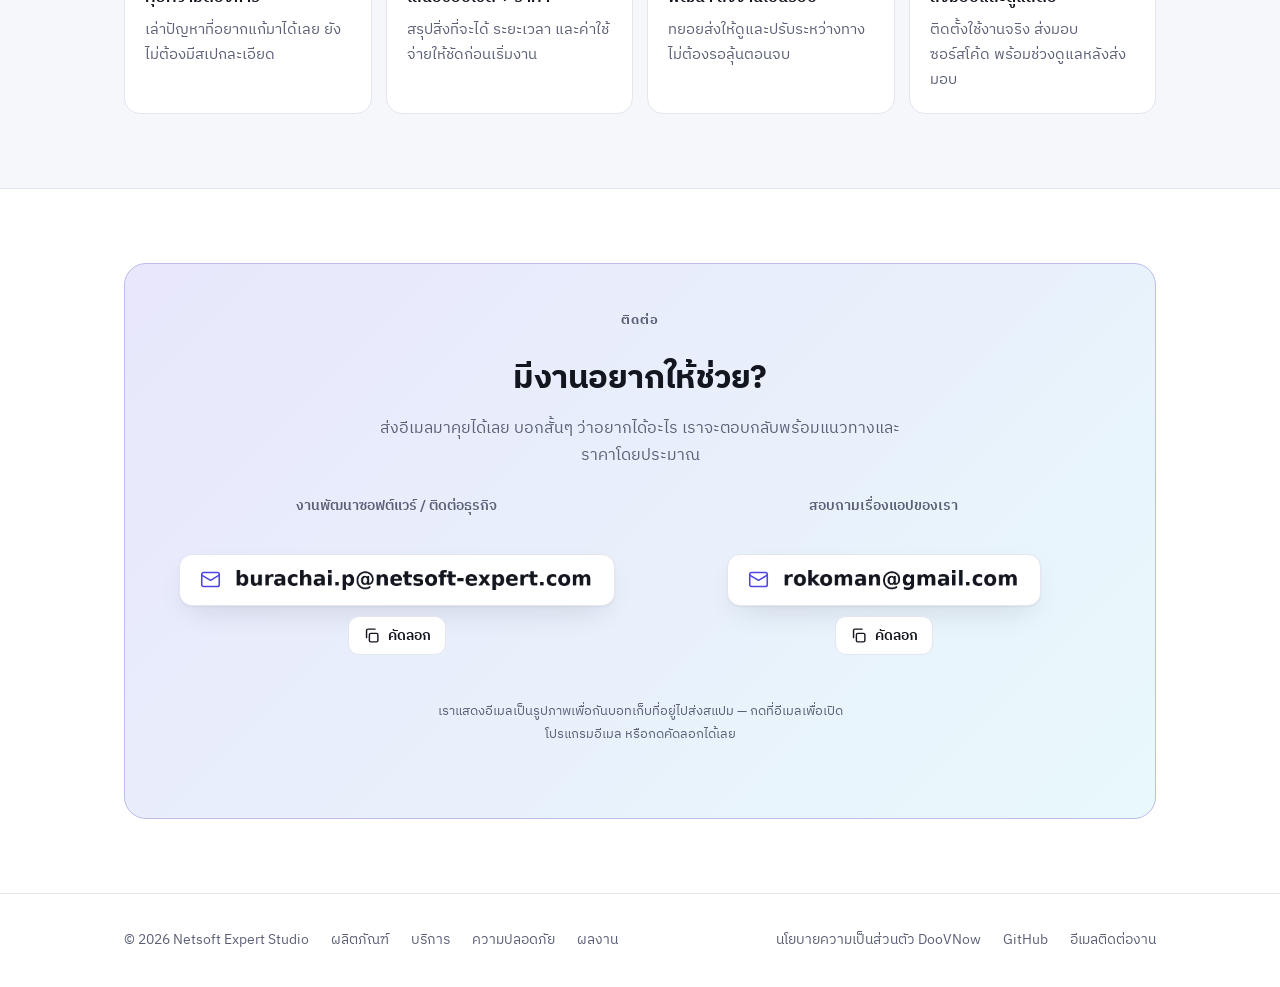
<file: services/index.html>
<!DOCTYPE html>
<html lang="th">
<head>
<meta charset="utf-8">
<meta name="viewport" content="width=device-width, initial-scale=1">
<title>บริการรับพัฒนาซอฟต์แวร์ และติดตั้งเครื่องแม่ข่าย | Netsoft Expert Studio</title>
<meta name="description" content="รับพัฒนาซอฟต์แวร์ให้องค์กรและธุรกิจ และรับติดตั้งเครื่องแม่ข่ายโอเพนซอร์สบน Linux — nginx, Apache, Lighttpd, Zimbra, Carbonio CE, Stalwart, MySQL, PostgreSQL, Redis, Valkey, MinIO, Garage, Docker, Docker Swarm, Kubernetes ผ่าน Rancher และ Odoo CE/EE พร้อมดูแลต่อหลังติดตั้ง">
<link rel="canonical" href="https://netsoft-expert.com/services/">
<meta property="og:type" content="website">
<meta property="og:title" content="บริการรับพัฒนาซอฟต์แวร์ และติดตั้งเครื่องแม่ข่าย">
<meta property="og:description" content="ตั้งแต่ออกแบบระบบ เขียนโค้ด จนถึงติดตั้งเซิร์ฟเวอร์ที่คุณเลือกเอง และดูแลต่อเนื่องหลังส่งมอบ">
<meta property="og:url" content="https://netsoft-expert.com/services/">
<meta name="theme-color" content="#4f46e5">
<link rel="icon" href="data:image/svg+xml,%3Csvg xmlns='http://www.w3.org/2000/svg' viewBox='0 0 64 64'%3E%3Crect width='64' height='64' rx='14' fill='%234f46e5'/%3E%3Cpath d='M26 20l18 12-18 12z' fill='white'/%3E%3C/svg%3E">
<link rel="preconnect" href="https://fonts.googleapis.com">
<link rel="preconnect" href="https://fonts.gstatic.com" crossorigin>
<link href="https://fonts.googleapis.com/css2?family=IBM+Plex+Sans+Thai:wght@400;500;600;700&family=IBM+Plex+Sans:wght@400;500;600;700&display=swap" rel="stylesheet">
<link rel="stylesheet" href="/assets/site.css">
</head>
<body>

<a class="skip" href="#top">ข้ามไปยังเนื้อหา</a>

<header>
  <div class="wrap nav">
    <a class="brand" href="/">
      <span class="mark"><svg viewBox="0 0 24 24"><path d="M8 5v14l11-7z"/></svg></span>
      Netsoft Expert Studio
    </a>
    <span class="spacer"></span>
    <nav class="nav-links" aria-label="เมนูหลัก">
      <a href="/products/">ผลิตภัณฑ์</a>
      <a href="/services/" aria-current="page">บริการ</a>
      <a href="/security/">ความปลอดภัย</a>
      <a href="/work/">ผลงาน</a>
    </nav>
    <a class="btn btn-primary" href="#contact">ติดต่อเรา</a>
  </div>
</header>

<main id="top">

  <div class="page-head">
    <div class="wrap">
      <p class="crumbs"><a href="/">หน้าหลัก</a><span>/</span>บริการ</p>
      <h1>รับพัฒนาซอฟต์แวร์ และ<span class="nb">ติดตั้ง</span>เครื่องแม่ข่าย</h1>
      <p class="lede">
        รับงานให้องค์กรและธุรกิจ ตั้งแต่ออกแบบระบบและเขียนโค้ด ไปจนถึงติดตั้งเซิร์ฟเวอร์
        ที่คุณเลือกซอฟต์แวร์เอง แล้วดูแลต่อหลังส่งมอบ โดยคิดเรื่องความปลอดภัยและข้อมูลส่วนบุคคลไปพร้อมกันตั้งแต่ต้น
      </p>
      <div class="cta-row">
        <a class="btn btn-primary" href="#contact">เล่าโจทย์ให้เราฟัง</a>
        <a class="btn btn-ghost" href="#servers">ดูรายการเซิร์ฟเวอร์ที่รับติดตั้ง</a>
      </div>
    </div>
  </div>

  <!-- ============ SERVICES ============ -->
  <section>
    <div class="wrap">
      <p class="eyebrow">บริการ</p>
      <h2>สิ่งที่เรารับทำ</h2>
      <p class="sec-lede">
        งานส่วนใหญ่ที่เราทำเป็นระบบภายในองค์กรที่ต้องเชื่อมกับของเดิมที่มีอยู่แล้ว
        ไม่ใช่โปรเจกต์ที่เริ่มจากศูนย์บนกระดาษเปล่า
      </p>

      <div class="grid cols-3">
        <div class="card reveal">
          <div class="icon"><svg viewBox="0 0 24 24"><rect x="5" y="2" width="14" height="20" rx="3"/><path d="M11 18h2"/></svg></div>
          <h3>แอปมือถือ Android</h3>
          <p>พัฒนาแอปตั้งแต่ศูนย์ ปรับปรุงแอปเดิม จนถึงขั้นตอนเผยแพร่ขึ้น Google Play</p>
        </div>

        <div class="card reveal">
          <div class="icon"><svg viewBox="0 0 24 24"><rect x="2" y="4" width="20" height="14" rx="2"/><path d="M8 21h8M12 18v3"/></svg></div>
          <h3>เว็บแอปพลิเคชัน</h3>
          <p>เว็บระบบภายใน แดชบอร์ด และหน้าเว็บสำหรับลูกค้า ใช้งานได้ดีทั้งบนมือถือและเดสก์ท็อป</p>
        </div>

        <div class="card reveal">
          <div class="icon"><svg viewBox="0 0 24 24"><ellipse cx="12" cy="5" rx="9" ry="3"/><path d="M3 5v14c0 1.7 4 3 9 3s9-1.3 9-3V5"/><path d="M3 12c0 1.7 4 3 9 3s9-1.3 9-3"/></svg></div>
          <h3>ระบบหลังบ้าน &amp; API</h3>
          <p>ออกแบบฐานข้อมูล เขียน API และเชื่อมต่อระบบที่มีอยู่เดิมให้คุยกันได้</p>
        </div>

        <div class="card reveal" id="ai">
          <div class="icon"><svg viewBox="0 0 24 24"><rect x="4" y="7" width="16" height="12" rx="3"/><path d="M12 7V4M9 13h.01M15 13h.01M2 12h2M20 12h2"/></svg></div>
          <h3>ต่อ AI เข้ากับระบบงาน</h3>
          <p>เชื่อม LLM เข้ากับข้อมูลขององค์กรด้วย RAG และ MCP คุมต้นทุน ตรวจสอบย้อนหลังได้ และกันข้อมูลส่วนบุคคลตาม PDPA</p>
          <a class="more" href="/work/#devtrack-ai">ดูของจริงที่เราใช้เอง →</a>
        </div>

        <div class="card reveal">
          <div class="icon"><svg viewBox="0 0 24 24"><path d="M3 3h7v7H3zM14 3h7v7h-7zM3 14h7v7H3zM14 14h7v7h-7z"/></svg></div>
          <h3>Odoo ERP &amp; ระบบธุรกิจ</h3>
          <p>พัฒนาโมดูลเฉพาะทาง ปรับกระบวนการให้ตรงกับการทำงานจริง และเชื่อมข้อมูลข้ามระบบ</p>
          <a class="more" href="/work/#odoo-sync">ดูเคสระบบซิงค์สาขา →</a>
        </div>

        <div class="card reveal">
          <div class="icon"><svg viewBox="0 0 24 24"><path d="M21 16V8a2 2 0 0 0-1-1.73l-7-4a2 2 0 0 0-2 0l-7 4A2 2 0 0 0 3 8v8a2 2 0 0 0 1 1.73l7 4a2 2 0 0 0 2 0l7-4A2 2 0 0 0 21 16z"/><path d="M3.3 7L12 12l8.7-5M12 22V12"/></svg></div>
          <h3>ติดตั้งเครื่องแม่ข่าย</h3>
          <p>ติดตั้งและวางระบบเว็บเซิร์ฟเวอร์ เมลเซิร์ฟเวอร์ ฐานข้อมูล และ Odoo ให้ โดยคุณเลือกซอฟต์แวร์เอง พร้อมรับดูแลต่อหลังติดตั้ง</p>
          <a class="more" href="#servers">ดูรายการที่รับติดตั้ง →</a>
        </div>

        <div class="card reveal">
          <div class="icon"><svg viewBox="0 0 24 24"><path d="M12 22s8-4 8-10V5l-8-3-8 3v7c0 6 8 10 8 10z"/><path d="M9 12l2 2 4-4"/></svg></div>
          <h3>ออกแบบระบบให้ปลอดภัย</h3>
          <p>วางเครือข่าย <span class="nb">โครงสร้างพื้นฐาน</span> และสถาปัตยกรรมแอปตามแนวคิด Security by Design พร้อมออกแบบการจัดการข้อมูลส่วนบุคคลให้สอดคล้อง PDPA</p>
          <a class="more" href="/security/">ดูหน้าความปลอดภัย →</a>
        </div>

        <div class="card reveal">
          <div class="icon"><svg viewBox="0 0 24 24"><circle cx="11" cy="11" r="7"/><path d="m20 20-3.5-3.5"/><path d="M11 8v3M11 14h.01"/></svg></div>
          <h3>ทดสอบเจาะระบบ</h3>
          <p>ทดสอบช่องโหว่เว็บแอปพลิเคชัน API และแอปมือถือตามกรอบ OWASP พร้อมรายงานและการทดสอบซ้ำหลังแก้ไข</p>
          <a class="more" href="/security/#pentest">ดูขอบเขตการทดสอบ →</a>
        </div>

        <div class="card reveal">
          <div class="icon"><svg viewBox="0 0 24 24"><path d="M14 2H6a2 2 0 0 0-2 2v16a2 2 0 0 0 2 2h12a2 2 0 0 0 2-2V8z"/><path d="M14 2v6h6"/><path d="M9 15h6M9 11h3"/></svg></div>
          <h3>รับช่วงดูแลระบบเดิม</h3>
          <p>รับดูแลระบบที่ทีมเดิมทิ้งไว้ ไล่อ่านโค้ด ทำเอกสารให้ใหม่ แล้วแก้ต่อได้โดยไม่ต้องเขียนใหม่ทั้งหมด</p>
        </div>
      </div>
    </div>
  </section>

  <!-- ============ SERVERS ============ -->
  <section id="servers" class="alt">
    <div class="wrap">
      <p class="eyebrow">ติดตั้งเครื่องแม่ข่าย</p>
      <h2>ติดตั้งเซิร์ฟเวอร์ให้ โดย<span class="nb">คุณเลือกซอฟต์แวร์เอง</span></h2>
      <p class="sec-lede">
        เราไม่ผูกลูกค้าไว้กับซอฟต์แวร์ตัวใดตัวหนึ่ง — บอกมาว่าอยากใช้อะไร เราติดตั้งและตั้งค่าให้ใช้งานได้จริง
        ลงบนเครื่องในองค์กรของคุณเอง หรือบนคลาวด์ที่คุณใช้อยู่ก็ได้ ถ้ายังไม่แน่ใจว่าจะเลือกตัวไหน
        เราเทียบข้อดีข้อเสียตามงานและขนาดที่คุณใช้จริงให้ก่อนตัดสินใจ
        และถ้าเป็น<strong>ซอฟต์แวร์<span class="nb">โอเพนซอร์ส</span>ที่รันบน Linux</strong> ต่อให้ไม่มีในรายการนี้ก็ถามมาได้
      </p>

      <div class="table-scroll reveal">
        <table class="scope">
          <thead>
            <tr>
              <th scope="col">ประเภท<span class="nb">เครื่องแม่ข่าย</span></th>
              <th scope="col">ตัวเลือกที่รับ<span class="nb">ติดตั้ง</span></th>
              <th scope="col">สิ่งที่ตั้งค่าให้</th>
            </tr>
          </thead>
          <tbody>
            <tr>
              <td><strong>เว็บเซิร์ฟเวอร์</strong></td>
              <td><strong>nginx</strong> · <strong>Apache</strong> · <strong>Lighttpd</strong></td>
              <td class="muted">
                virtual host หลายโดเมนบนเครื่องเดียว · ใบรับรอง TLS พร้อม<strong><span class="nb">ต่ออายุ</span>อัตโนมัติ</strong> ·
                reverse proxy ไปยังแอปหลังบ้าน · HTTP/2 การบีบอัดและแคช ·
                จำกัดอัตราการเรียกและขนาดไฟล์อัปโหลด · หมุนเวียนไฟล์ log
              </td>
            </tr>
            <tr>
              <td><strong>เมลเซิร์ฟเวอร์</strong></td>
              <td><strong>Zimbra</strong> · <strong>Carbonio CE</strong> · <strong>Stalwart</strong></td>
              <td class="muted">
                ตั้งโดเมนและกล่องจดหมาย · <strong>SPF / DKIM / DMARC</strong> ให้เมลออกไม่ตกถังสแปม ·
                ตัวกรองสแปมและไวรัส · เว็บเมลและการเชื่อมต่อ IMAP/SMTP ที่เข้ารหัส ·
                สำรองและ<span class="nb">กู้คืน</span>กล่องจดหมาย · <strong>ย้ายเมลจากระบบเดิม</strong> รวมถึงจาก Zimbra ไป Carbonio
              </td>
            </tr>
            <tr>
              <td><strong>ฐานข้อมูล</strong></td>
              <td><strong>MySQL / MariaDB</strong> · <strong>PostgreSQL</strong></td>
              <td class="muted">
                ปรับค่าหน่วยความจำและการเชื่อมต่อตามสเปกเครื่องจริง · แยกผู้ใช้และสิทธิ์ตามระบบงาน ·
                <strong>สำรองข้อมูลอัตโนมัติพร้อมทดสอบ<span class="nb">กู้คืน</span>ให้ดู</strong> ·
                ตั้งเครื่องสำรอง (replication / standby) เมื่อต้องการ · เปิด log ช้าไว้ตามหางานที่หน่วง
              </td>
            </tr>
            <tr>
              <td><strong>แคชและ<span class="nb">คิวงาน</span></strong></td>
              <td><strong>Redis</strong> · <strong>Valkey</strong></td>
              <td class="muted">
                ตั้งเป็นแคชหรือเป็นที่เก็บถาวรตามงานที่ใช้ · จำกัดหน่วยความจำและนโยบายลบข้อมูลเก่า ·
                เปิดรหัสผ่านและ TLS ไม่ปล่อยให้เข้าถึงได้โดยไม่ยืนยันตัวตน ·
                ตั้งโหมดสำรอง (replica / Sentinel) เมื่อระบบทนดับไม่ได้
              </td>
            </tr>
            <tr>
              <td><strong>ที่เก็บ<span class="nb">อ็อบเจกต์</span></strong></td>
              <td><strong>MinIO</strong> · <strong>Garage</strong></td>
              <td class="muted">
                ที่เก็บไฟล์แบบ S3 ไว้ใช้เองในองค์กร · แยก bucket และสิทธิ์ตามระบบงาน ·
                นโยบายอายุไฟล์และการเก็บหลายเวอร์ชัน · <strong>ใช้เป็น<span class="nb">ปลายทาง</span>ของไฟล์สำรอง</strong> ·
                กระจายข้อมูลหลายเครื่องเมื่อต้องการความทนทาน
              </td>
            </tr>
            <tr>
              <td><strong>คอนเทนเนอร์และ<span class="nb">คลัสเตอร์</span></strong></td>
              <td><strong>Docker &amp; Compose</strong> · <strong>Docker Swarm</strong> · <strong>Kubernetes</strong> (จัดการผ่าน <strong>Rancher</strong>)</td>
              <td class="muted">
                จัดวางบริการเป็นคอนเทนเนอร์ให้ย้ายเครื่องและสร้างซ้ำได้ ·
                วาง registry ภายในองค์กร · ตั้ง ingress และใบรับรอง TLS ·
                กำหนดโควตาทรัพยากรและการรีสตาร์ตอัตโนมัติ ·
                <strong>Rancher สำหรับดูและจัดการหลายคลัสเตอร์จากหน้าเดียว</strong> พร้อมแยกสิทธิ์ตามทีม
              </td>
            </tr>
            <tr>
              <td><strong>ERP</strong></td>
              <td><strong>Odoo Community</strong> · <strong>Odoo Enterprise</strong></td>
              <td class="muted">
                ติดตั้งพร้อมฐานข้อมูลและ reverse proxy · ตั้งจำนวน worker และ cron ตามจำนวนผู้ใช้ ·
                ติดตั้งโมดูลเสริมและโมดูลที่พัฒนาเอง · <strong>ย้ายข้อมูลจากระบบเดิม</strong> ·
                วางขั้นตอนอัปเกรดเวอร์ชันโดยมีเครื่องทดสอบก่อนเสมอ
              </td>
            </tr>
            <tr>
              <td><strong>ส่วนประกอบ<span class="nb">พื้นฐาน</span>ที่ใช้ร่วมกัน</strong></td>
              <td class="muted">ไฟร์วอลล์ · VPN · ระบบเฝ้าระวังและแจ้งเตือน · ระบบสำรองข้อมูล · รวม log</td>
              <td class="muted">
                เปิดพอร์ตเท่าที่จำเป็น · ช่องทางเข้าดูแลระบบที่ไม่เปิดสู่อินเทอร์เน็ตตรงๆ ·
                เฝ้าระวังทรัพยากรและบริการพร้อมแจ้งเตือนก่อนล่ม · รวม log ไว้ที่เดียวเพื่อไล่เหตุย้อนหลังได้
              </td>
            </tr>
            <tr>
              <td><strong>อย่างอื่นที่คุณใช้อยู่</strong></td>
              <td class="muted">ระบบ<span class="nb">โอเพนซอร์ส</span>บน Linux ตัวอื่นๆ</td>
              <td class="muted">
                รายการข้างบนคือของที่เราทำบ่อย ไม่ใช่ทั้งหมดที่ทำได้ —
                <strong>ถ้าเป็นซอฟต์แวร์<span class="nb">โอเพนซอร์ส</span>ที่รันบน Linux ส่งชื่อมาถามได้เลย</strong>
                เราจะตอบตรงๆ ว่าเคยทำมาก่อนหรือไม่ ต้องใช้เวลาศึกษาเพิ่มเท่าไร และคิดราคาอย่างไร
              </td>
            </tr>
          </tbody>
        </table>
      </div>

      <h3 class="case-sub-title">ทุกงานติดตั้ง ได้สิ่งเหล่านี้เสมอ</h3>
      <ul class="feat two-col">
        <li><svg viewBox="0 0 24 24"><path d="M20 6 9 17l-5-5"/></svg><span><strong>เอกสารการติดตั้ง</strong> — ค่าที่ตั้งไว้จริง พอร์ต ตำแหน่งไฟล์ และบัญชีทั้งหมด ไม่ใช่คู่มือทั่วไปจากอินเทอร์เน็ต</span></li>
        <li><svg viewBox="0 0 24 24"><path d="M20 6 9 17l-5-5"/></svg><span><strong>สำรองข้อมูลที่กู้คืนได้จริง</strong> — เราซ้อมกู้ให้ดูก่อนส่งมอบ ไม่ใช่แค่ตั้ง cron ทิ้งไว้</span></li>
        <li><svg viewBox="0 0 24 24"><path d="M20 6 9 17l-5-5"/></svg><span><strong>hardening พื้นฐาน</strong> — ปิดบริการที่ไม่ได้ใช้ จำกัดการเข้าถึง SSH ตั้งไฟร์วอลล์ และเปิดอัปเดตความปลอดภัย</span></li>
        <li><svg viewBox="0 0 24 24"><path d="M20 6 9 17l-5-5"/></svg><span><strong>สคริปต์และไฟล์ตั้งค่าที่ใช้ติดตั้ง</strong> — ส่งมอบให้ทั้งหมด สร้างเครื่องใหม่ซ้ำได้เอง</span></li>
        <li><svg viewBox="0 0 24 24"><path d="M20 6 9 17l-5-5"/></svg><span><strong>ส่งมอบสิทธิ์ผู้ดูแลทั้งหมด</strong> — เครื่องและข้อมูลเป็นของคุณ ไม่มีบัญชีลับของเราค้างไว้</span></li>
        <li><svg viewBox="0 0 24 24"><path d="M20 6 9 17l-5-5"/></svg><span><strong>สอนใช้งานให้ทีมของคุณ</strong> — งานประจำที่ต้องทำเอง เช่น เพิ่มผู้ใช้ ดูสถานะ และอ่าน log</span></li>
      </ul>

      <h3 class="case-sub-title">รับดูแลต่อหลังการติดตั้ง</h3>
      <p class="sec-lede tight">
        ติดตั้งเสร็จแล้วจบก็ได้ หรือให้เราดูแลต่อก็ได้ — ขอบเขตการดูแล ช่องทางแจ้งเหตุ
        และเวลาตอบกลับ ตกลงกันเป็นลายลักษณ์อักษรก่อนเริ่มเสมอ ไม่ใช่รับปากลอยๆ
      </p>
      <div class="grid cols-2">
        <div class="card reveal">
          <h3>เฝ้าระวังและแจ้งเตือน</h3>
          <p>ดูสถานะบริการ พื้นที่ดิสก์ หน่วยความจำ และวันหมดอายุของใบรับรอง แล้วแจ้งก่อนที่มันจะกลายเป็นเรื่อง</p>
        </div>
        <div class="card reveal">
          <h3>อัปเดตและแพตช์ความปลอดภัย</h3>
          <p>ตามรอบที่ตกลงกัน ทดสอบบนเครื่องทดสอบก่อนเมื่อเป็นการอัปเดตใหญ่ และแจ้งล่วงหน้าถ้าต้องหยุดให้บริการ</p>
        </div>
        <div class="card reveal">
          <h3>ตรวจสอบการสำรองข้อมูล</h3>
          <p>ดูว่างานสำรองทำงานจริงทุกวัน และ<strong>ซ้อมกู้คืนตามรอบ</strong> เพราะไฟล์สำรองที่ไม่เคยกู้ ไม่นับว่ามี</p>
        </div>
        <div class="card reveal">
          <h3>แก้ปัญหาเมื่อมีเหตุ</h3>
          <p>เข้าดูแลตามช่องทางและกรอบเวลาที่ตกลงไว้ พร้อมสรุปสาเหตุและวิธีกันไม่ให้เกิดซ้ำหลังปิดเหตุ</p>
        </div>
        <div class="card reveal">
          <h3>รายงานประจำงวด</h3>
          <p>สรุปว่าเดือนที่ผ่านมาเกิดอะไรบ้าง อัปเดตอะไรไป ทรัพยากรเหลือเท่าไร และควรขยายอะไรก่อน</p>
        </div>
        <div class="card reveal">
          <h3>ย้ายเครื่องและขยายระบบ</h3>
          <p>เมื่อผู้ใช้เพิ่มขึ้นหรือของเดิมเต็ม ช่วยย้ายเครื่อง เพิ่มสเปก หรือแยกบริการออกจากกันโดยกระทบผู้ใช้ให้น้อยที่สุด</p>
        </div>
      </div>

      <div class="callout reveal" style="margin-top:34px">
        <h3>เรื่องค่าใช้จ่ายและไลเซนส์ที่ต้องรู้ก่อน</h3>
        <p>
          ค่าบริการของเราคือค่าติดตั้ง ตั้งค่า และดูแล — <strong>ไม่รวมค่าเครื่อง ค่าคลาวด์
          และค่าไลเซนส์ของซอฟต์แวร์เชิงพาณิชย์</strong> เช่น Odoo Enterprise หรือ Zimbra รุ่นที่มีค่าใช้จ่าย
          ส่วนนี้ลูกค้าซื้อกับผู้ให้บริการโดยตรงและถือสิทธิ์เอง เราช่วยประเมินว่าต้องใช้กี่สิทธิ์และสเปกเท่าไรให้ได้
        </p>
        <p>
          ถ้าเป็นระบบที่รับผิดชอบข้อมูลส่วนบุคคลหรือเปิดสู่อินเทอร์เน็ต
          แนะนำให้ดู<a href="/security/">การออกแบบแบบ Security by Design</a>ควบคู่ไปด้วย
          จะถูกกว่ามาการตามแก้ทีหลัง
        </p>
      </div>
    </div>
  </section>

  <!-- ============ HOW WE BUILD ============ -->
  <section>
    <div class="wrap">
      <p class="eyebrow">วิธีทำงานของเรา</p>
      <h2>สิ่งที่ติดมากับ<span class="nb">ทุกงาน</span> ไม่ต้องสั่งเพิ่ม</h2>
      <p class="sec-lede tight">
        เราถือว่าสี่ข้อนี้เป็นส่วนหนึ่งของงานพัฒนา ไม่ใช่ของเสริมที่คิดเงินแยก
      </p>

      <ul class="feat two-col">
        <li><svg viewBox="0 0 24 24"><path d="M20 6 9 17l-5-5"/></svg><span><strong>เก็บ log และตรวจสอบย้อนหลังได้</strong> — เมื่อระบบมีปัญหา ต้องตอบได้ว่าใครทำอะไรเมื่อไหร่ ไม่ใช่เดา</span></li>
        <li><svg viewBox="0 0 24 24"><path d="M20 6 9 17l-5-5"/></svg><span><strong>ระบบทนความผิดพลาด</strong> — งานที่ส่งไม่สำเร็จต้องเข้าคิวลองใหม่และเห็นสถานะได้ ไม่ใช่หายเงียบ</span></li>
        <li><svg viewBox="0 0 24 24"><path d="M20 6 9 17l-5-5"/></svg><span><strong>แยกสิทธิ์ตามบทบาท</strong> — ผู้ใช้เห็นเฉพาะข้อมูลที่ตัวเองควรเห็น บังคับที่ระดับหลังบ้าน ไม่ใช่แค่ซ่อนปุ่ม</span></li>
        <li><svg viewBox="0 0 24 24"><path d="M20 6 9 17l-5-5"/></svg><span><strong>ส่งมอบซอร์สโค้ดและเอกสารติดตั้ง</strong> — ทีมอื่นรับช่วงต่อได้ ระบบไม่ผูกอยู่กับเรา</span></li>
      </ul>
    </div>
  </section>

  <!-- ============ PROCESS ============ -->
  <section class="alt">
    <div class="wrap">
      <p class="eyebrow">ขั้นตอนการทำงาน</p>
      <h2>เริ่มต้นง่าย ไม่มี<span class="nb">ค่าใช้จ่าย</span>จนกว่าจะตกลงกัน</h2>
      <p class="sec-lede">คุยความต้องการก่อนเสมอ แล้วค่อยเสนอขอบเขตงานและราคาเป็นลายลักษณ์อักษร</p>

      <div class="steps">
        <div class="step reveal">
          <h3>คุยความต้องการ</h3>
          <p>เล่าปัญหาที่อยากแก้มาได้เลย ยังไม่ต้องมีสเปกละเอียด</p>
        </div>
        <div class="step reveal">
          <h3>เสนอขอบเขต + ราคา</h3>
          <p>สรุปสิ่งที่จะได้ ระยะเวลา และค่าใช้จ่ายให้ชัดก่อนเริ่มงาน</p>
        </div>
        <div class="step reveal">
          <h3>พัฒนา ส่งงานเป็นรอบ</h3>
          <p>ทยอยส่งให้ดูและปรับระหว่างทาง ไม่ต้องรอลุ้นตอนจบ</p>
        </div>
        <div class="step reveal">
          <h3>ส่งมอบและดูแลต่อ</h3>
          <p>ติดตั้งใช้งานจริง ส่งมอบซอร์สโค้ด พร้อมช่วงดูแลหลังส่งมอบ</p>
        </div>
      </div>
    </div>
  </section>

  <!-- ============ CONTACT ============ -->
  <section id="contact">
    <div class="wrap">
      <div class="contact-card reveal">
        <p class="eyebrow">ติดต่อ</p>
        <h2>มีงานอยากให้ช่วย?</h2>
        <p>ส่งอีเมลมาคุยได้เลย บอกสั้นๆ ว่าอยากได้อะไร เราจะตอบกลับพร้อมแนวทางและราคาโดยประมาณ</p>

        <div class="mail-grid">
          <div class="mail-block">
            <p class="mail-label">งานพัฒนาซอฟต์แวร์ / ติดต่อธุรกิจ</p>
            <button class="mail-box js-mail" data-k="work" type="button" aria-label="เปิดโปรแกรมอีเมลเพื่อติดต่อเรื่องงานพัฒนาซอฟต์แวร์">
              <svg viewBox="0 0 24 24" stroke-linecap="round" stroke-linejoin="round"><rect x="2" y="4" width="20" height="16" rx="2"/><path d="m2 7 10 6 10-6"/></svg>
              <img class="mail-img on-light" src="/assets/contact-work-light.png" width="361" height="23" alt="อีเมลสำหรับติดต่องาน แสดงเป็นรูปภาพเพื่อป้องกันบอทเก็บข้อมูล">
              <img class="mail-img on-dark" src="/assets/contact-work-dark.png" width="361" height="23" alt="">
            </button>
            <button class="btn btn-ghost btn-sm js-copy" data-k="work" type="button">
              <svg viewBox="0 0 24 24" fill="none" stroke="currentColor" stroke-width="2" stroke-linecap="round" stroke-linejoin="round"><rect x="9" y="9" width="12" height="12" rx="2"/><path d="M5 15V5a2 2 0 0 1 2-2h10"/></svg>
              คัดลอก
            </button>
          </div>

          <div class="mail-block">
            <p class="mail-label">สอบถามเรื่องแอปของเรา</p>
            <button class="mail-box js-mail" data-k="apps" type="button" aria-label="เปิดโปรแกรมอีเมลเพื่อสอบถามเรื่องแอป">
              <svg viewBox="0 0 24 24" stroke-linecap="round" stroke-linejoin="round"><rect x="2" y="4" width="20" height="16" rx="2"/><path d="m2 7 10 6 10-6"/></svg>
              <img class="mail-img on-light" src="/assets/contact-apps-light.png" width="239" height="23" alt="อีเมลสำหรับสอบถามเรื่องแอป แสดงเป็นรูปภาพเพื่อป้องกันบอทเก็บข้อมูล">
              <img class="mail-img on-dark" src="/assets/contact-apps-dark.png" width="239" height="23" alt="">
            </button>
            <button class="btn btn-ghost btn-sm js-copy" data-k="apps" type="button">
              <svg viewBox="0 0 24 24" fill="none" stroke="currentColor" stroke-width="2" stroke-linecap="round" stroke-linejoin="round"><rect x="9" y="9" width="12" height="12" rx="2"/><path d="M5 15V5a2 2 0 0 1 2-2h10"/></svg>
              คัดลอก
            </button>
          </div>
        </div>

        <p class="copied" role="status" aria-live="polite"></p>
        <p class="mail-hint">เราแสดงอีเมลเป็นรูปภาพเพื่อกันบอทเก็บที่อยู่ไปส่งสแปม — กดที่อีเมลเพื่อเปิดโปรแกรมอีเมล หรือกดคัดลอกได้เลย</p>
      </div>
    </div>
  </section>

</main>

<footer>
  <div class="wrap foot">
    <span>© <span id="year">2026</span> Netsoft Expert Studio</span>
    <a href="/products/">ผลิตภัณฑ์</a>
    <a href="/services/">บริการ</a>
    <a href="/security/">ความปลอดภัย</a>
    <a href="/work/">ผลงาน</a>
    <span class="spacer"></span>
    <a href="https://netsoft-expert.com/doovnow-privacy/">นโยบายความเป็นส่วนตัว DooVNow</a>
    <a href="https://github.com/burachai-x">GitHub</a>
    <button class="linklike js-mail" data-k="work" type="button">อีเมลติดต่องาน</button>
  </div>
</footer>

<script src="/assets/site.js"></script>

</body>
</html>
</file>
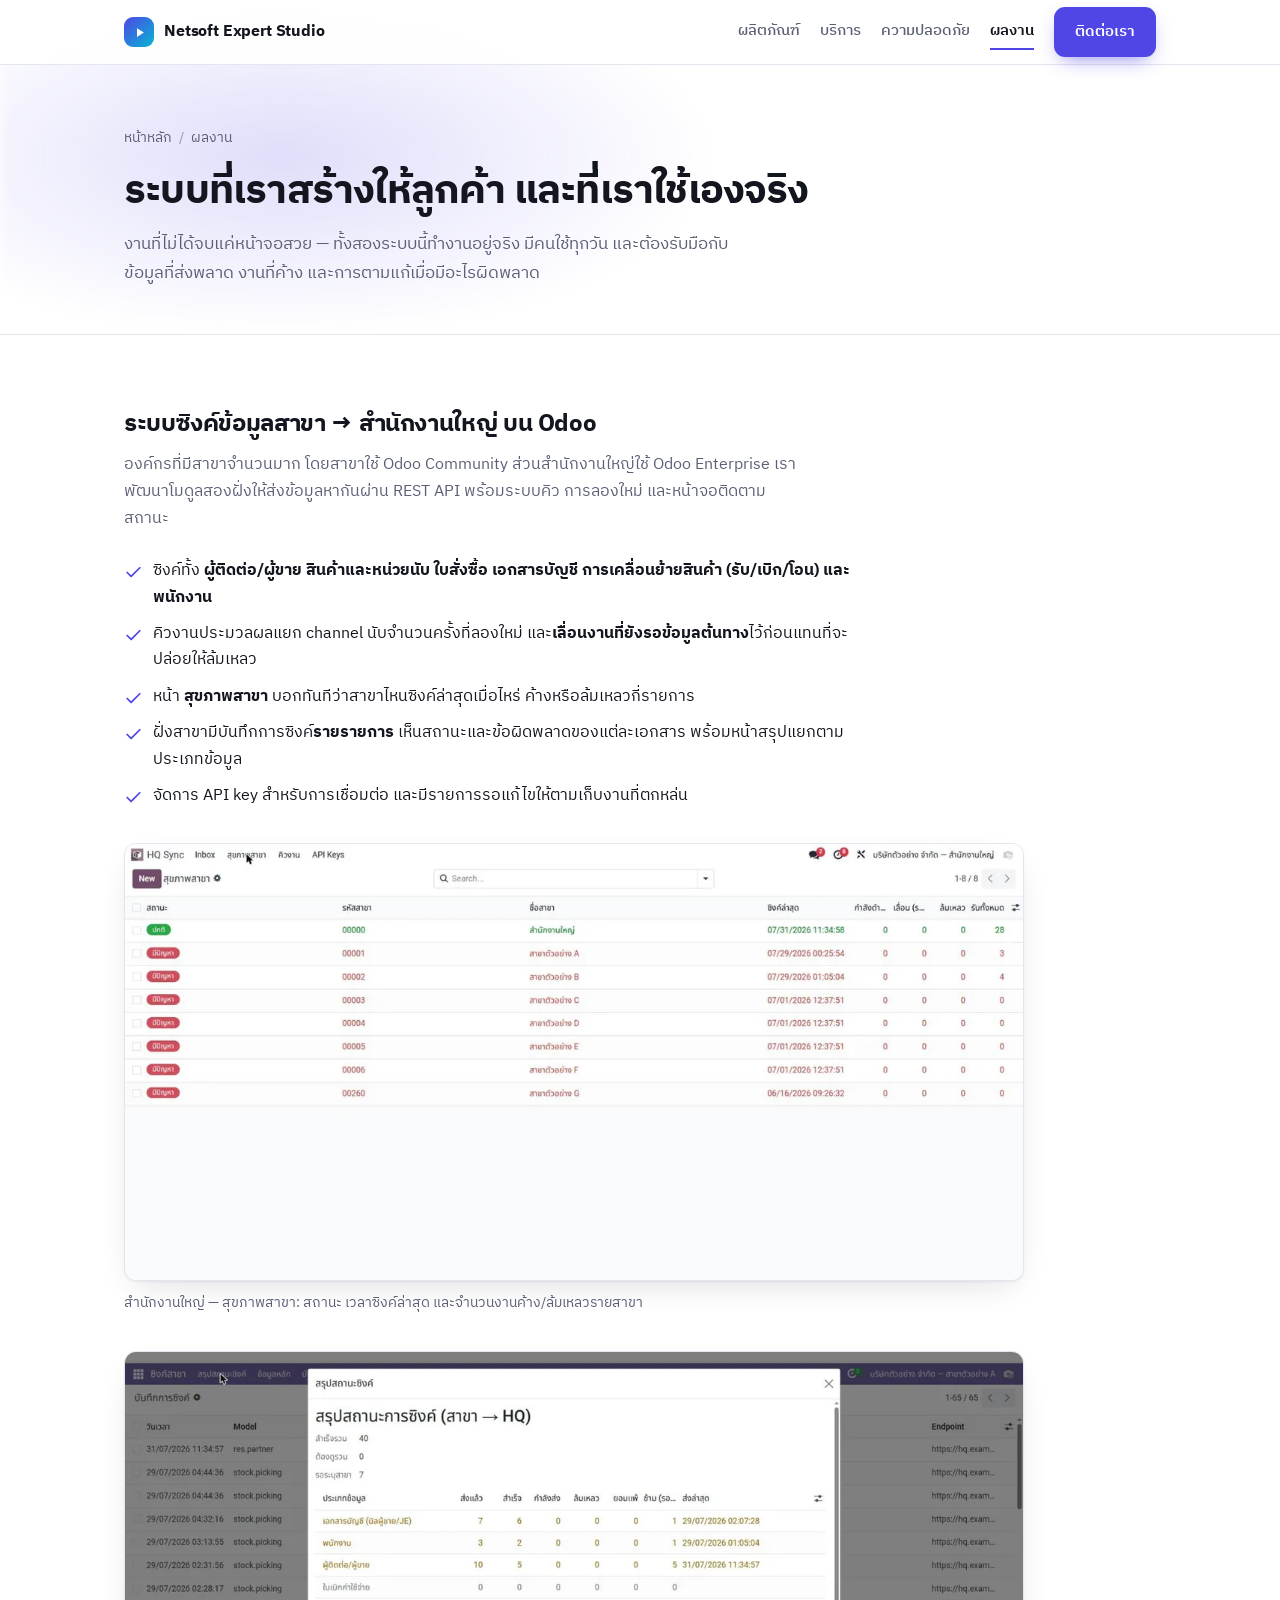
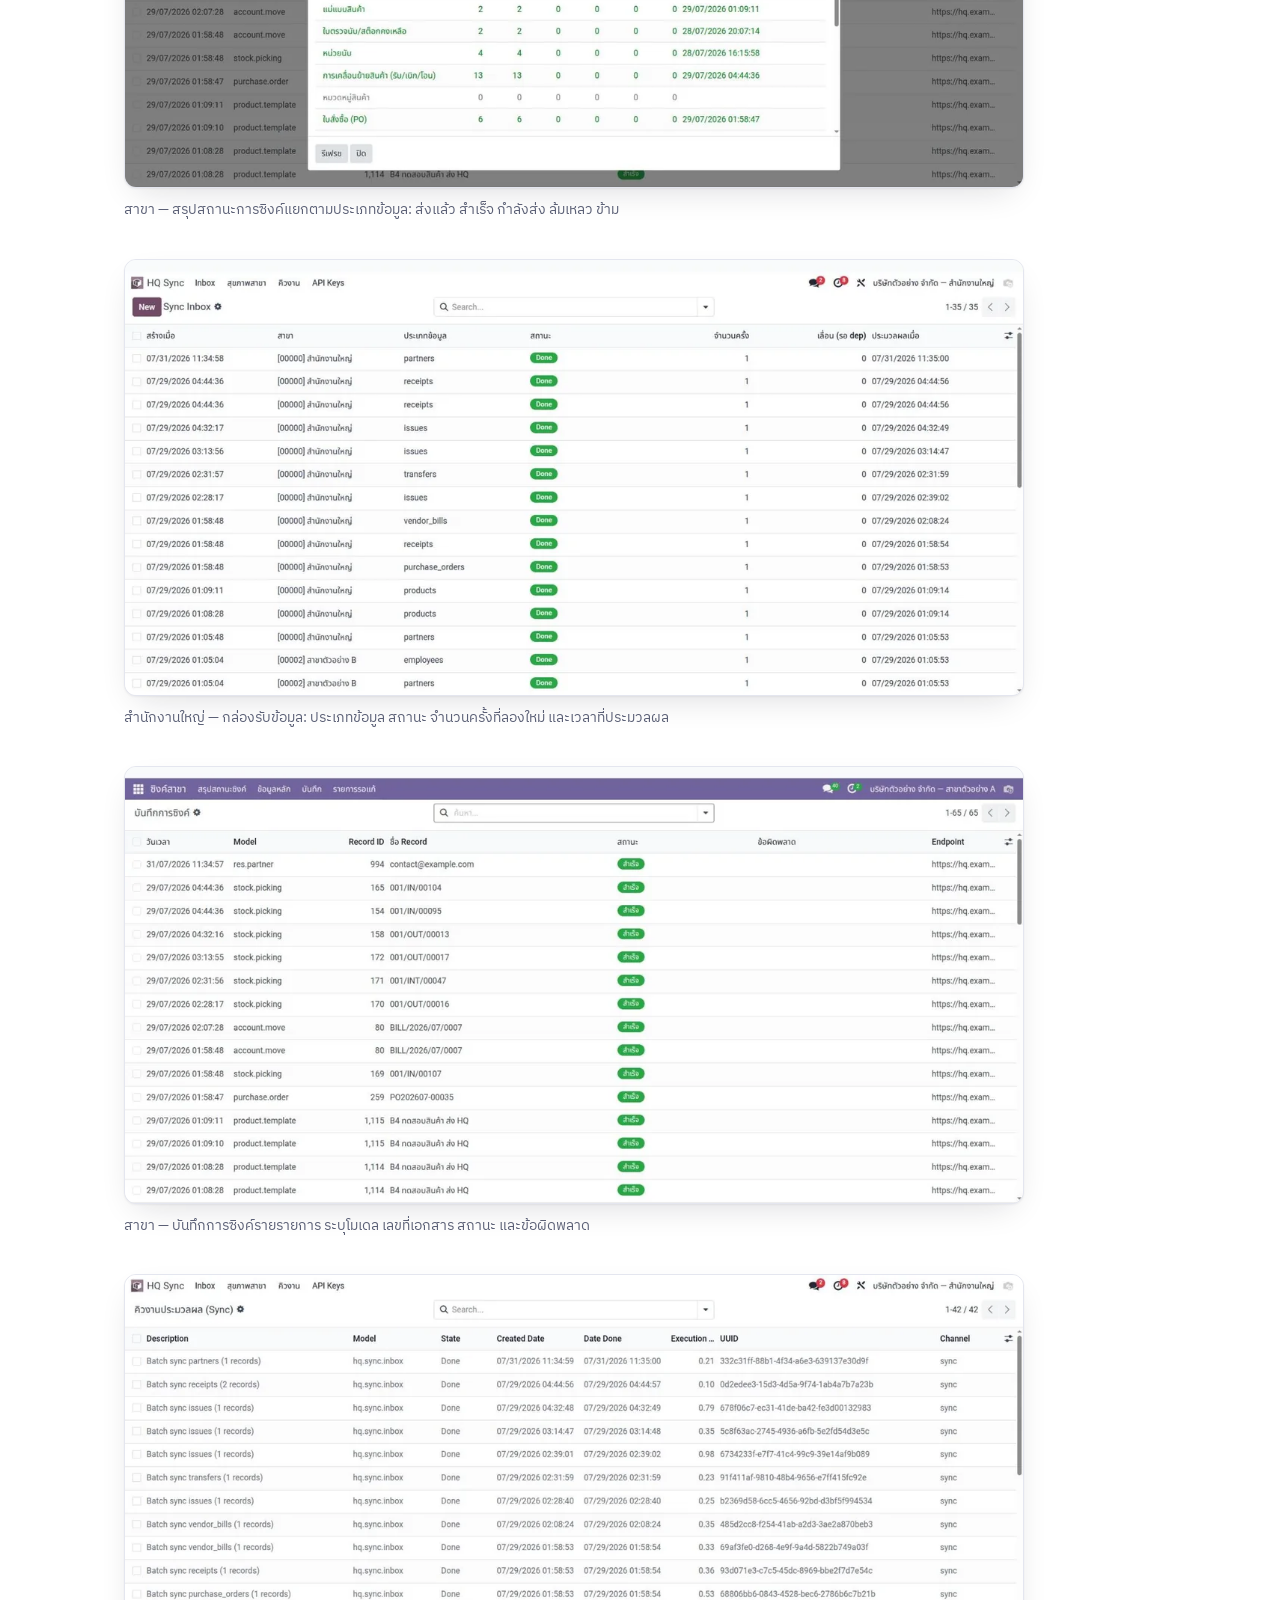
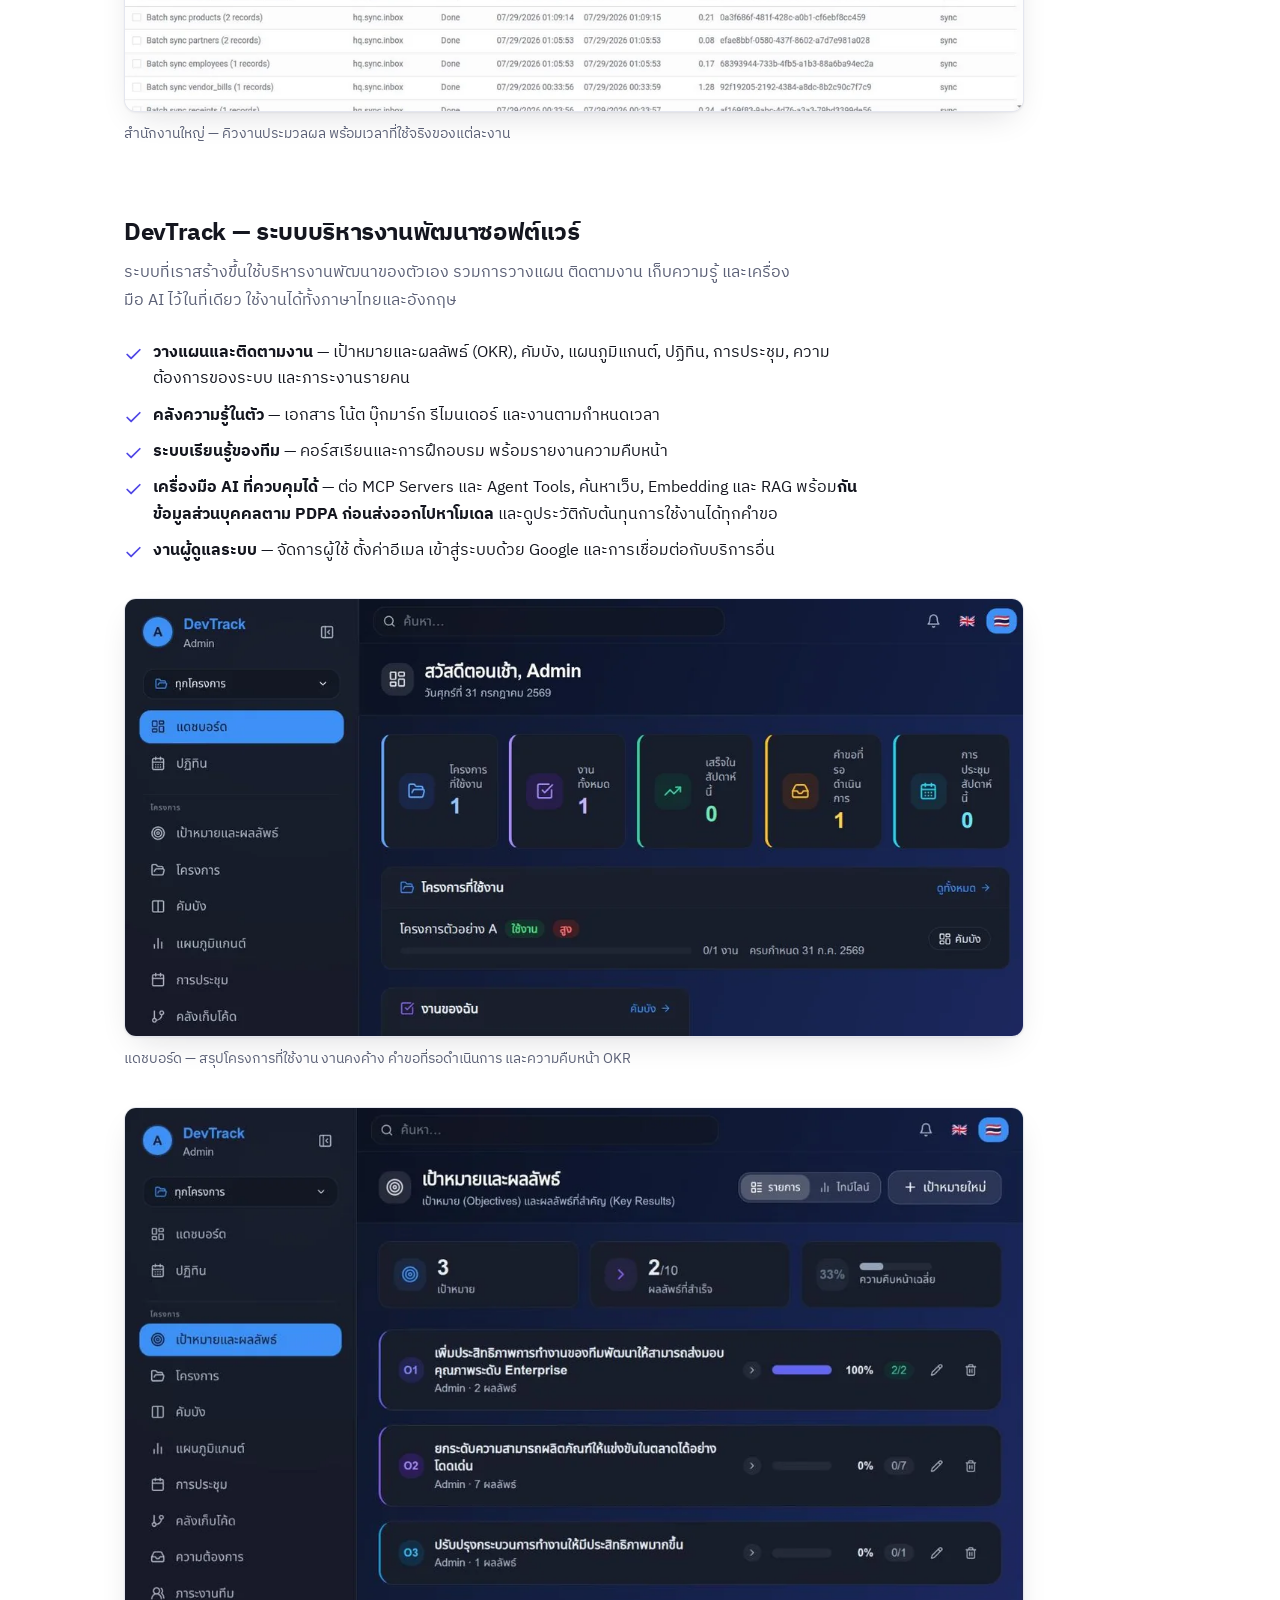
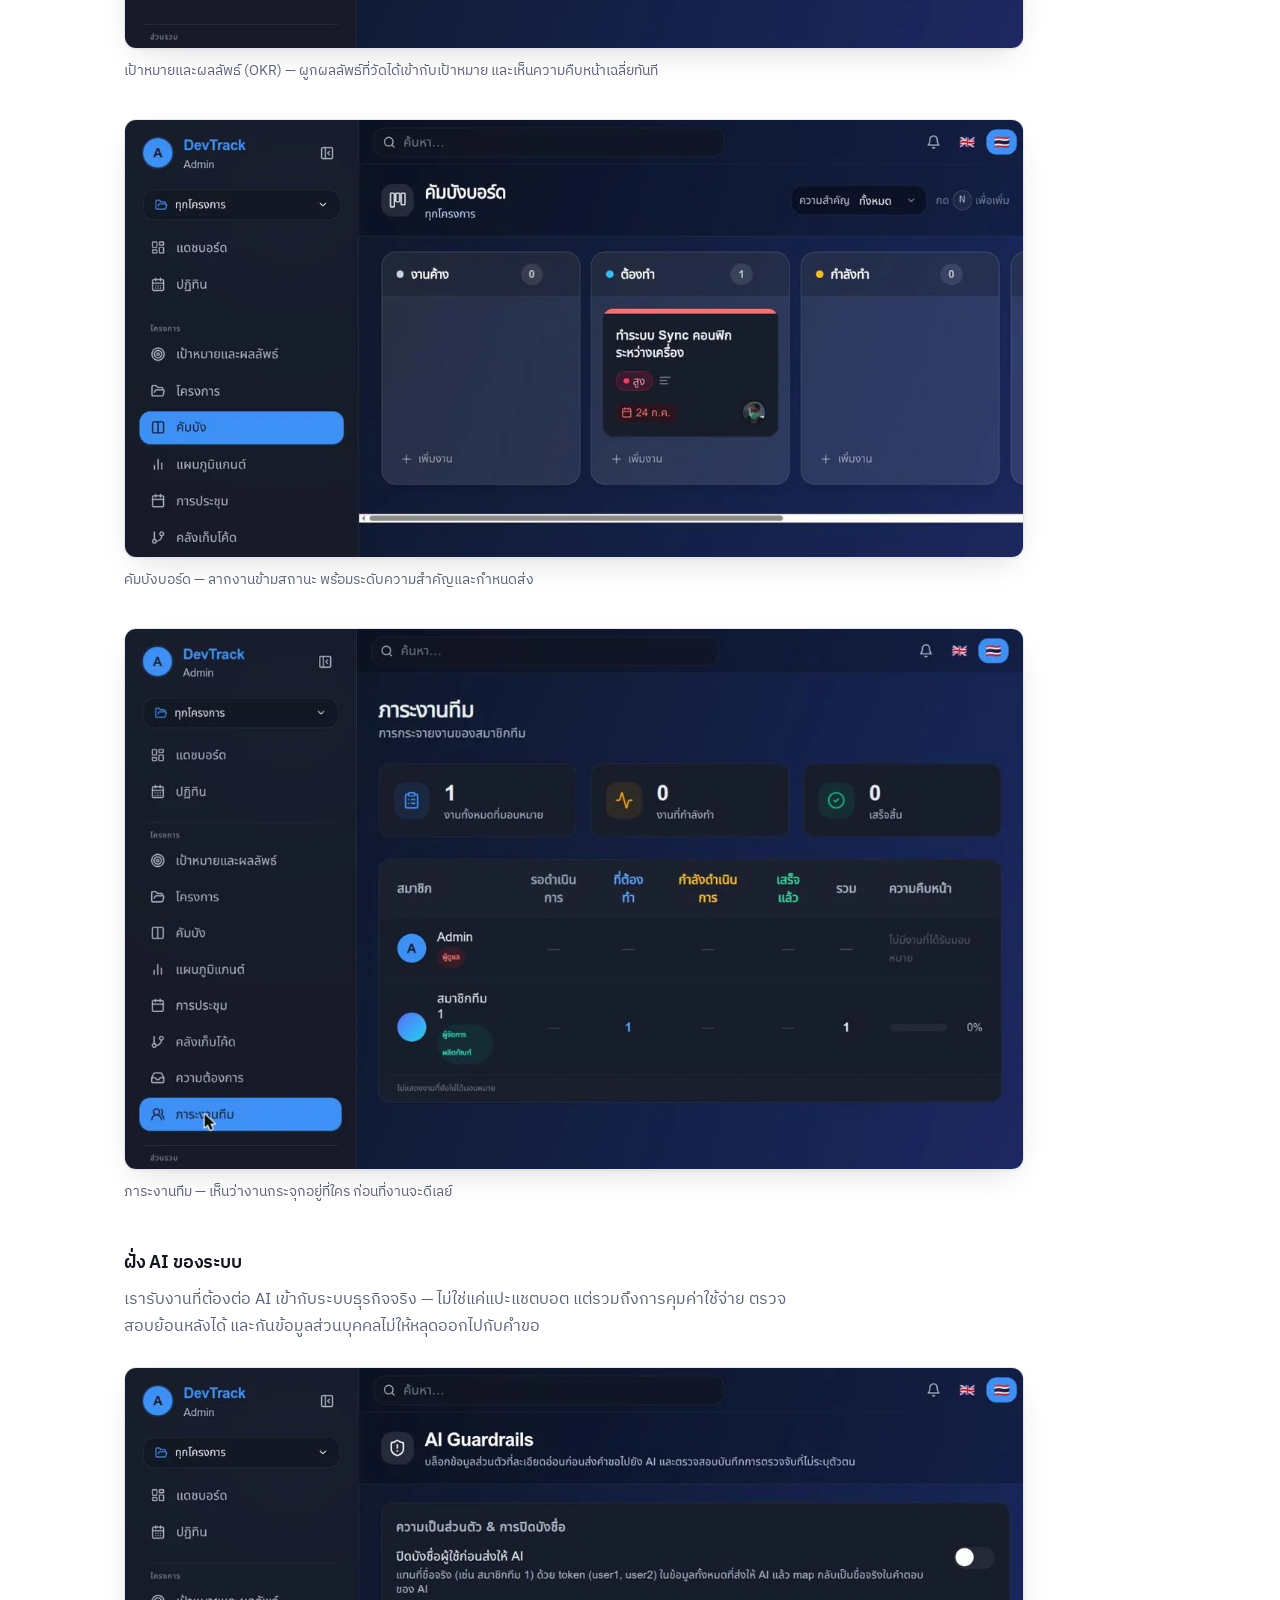
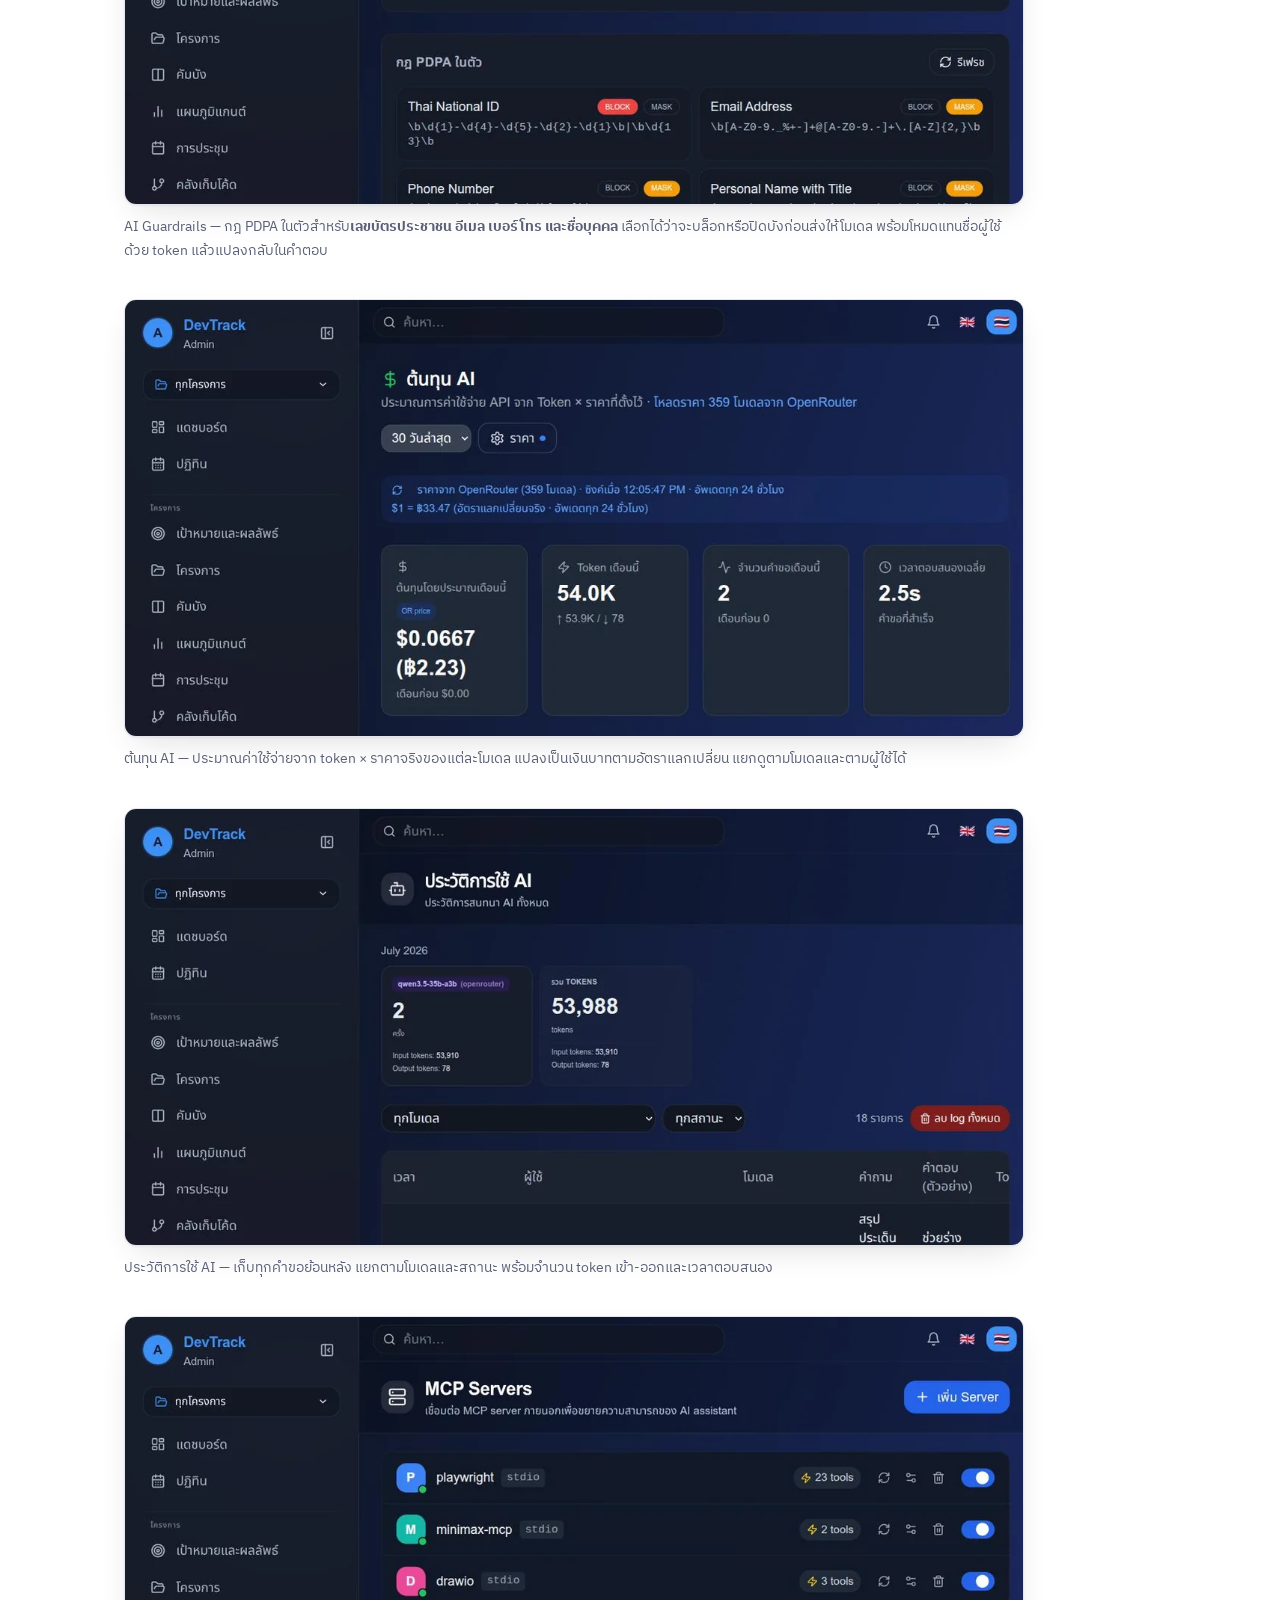
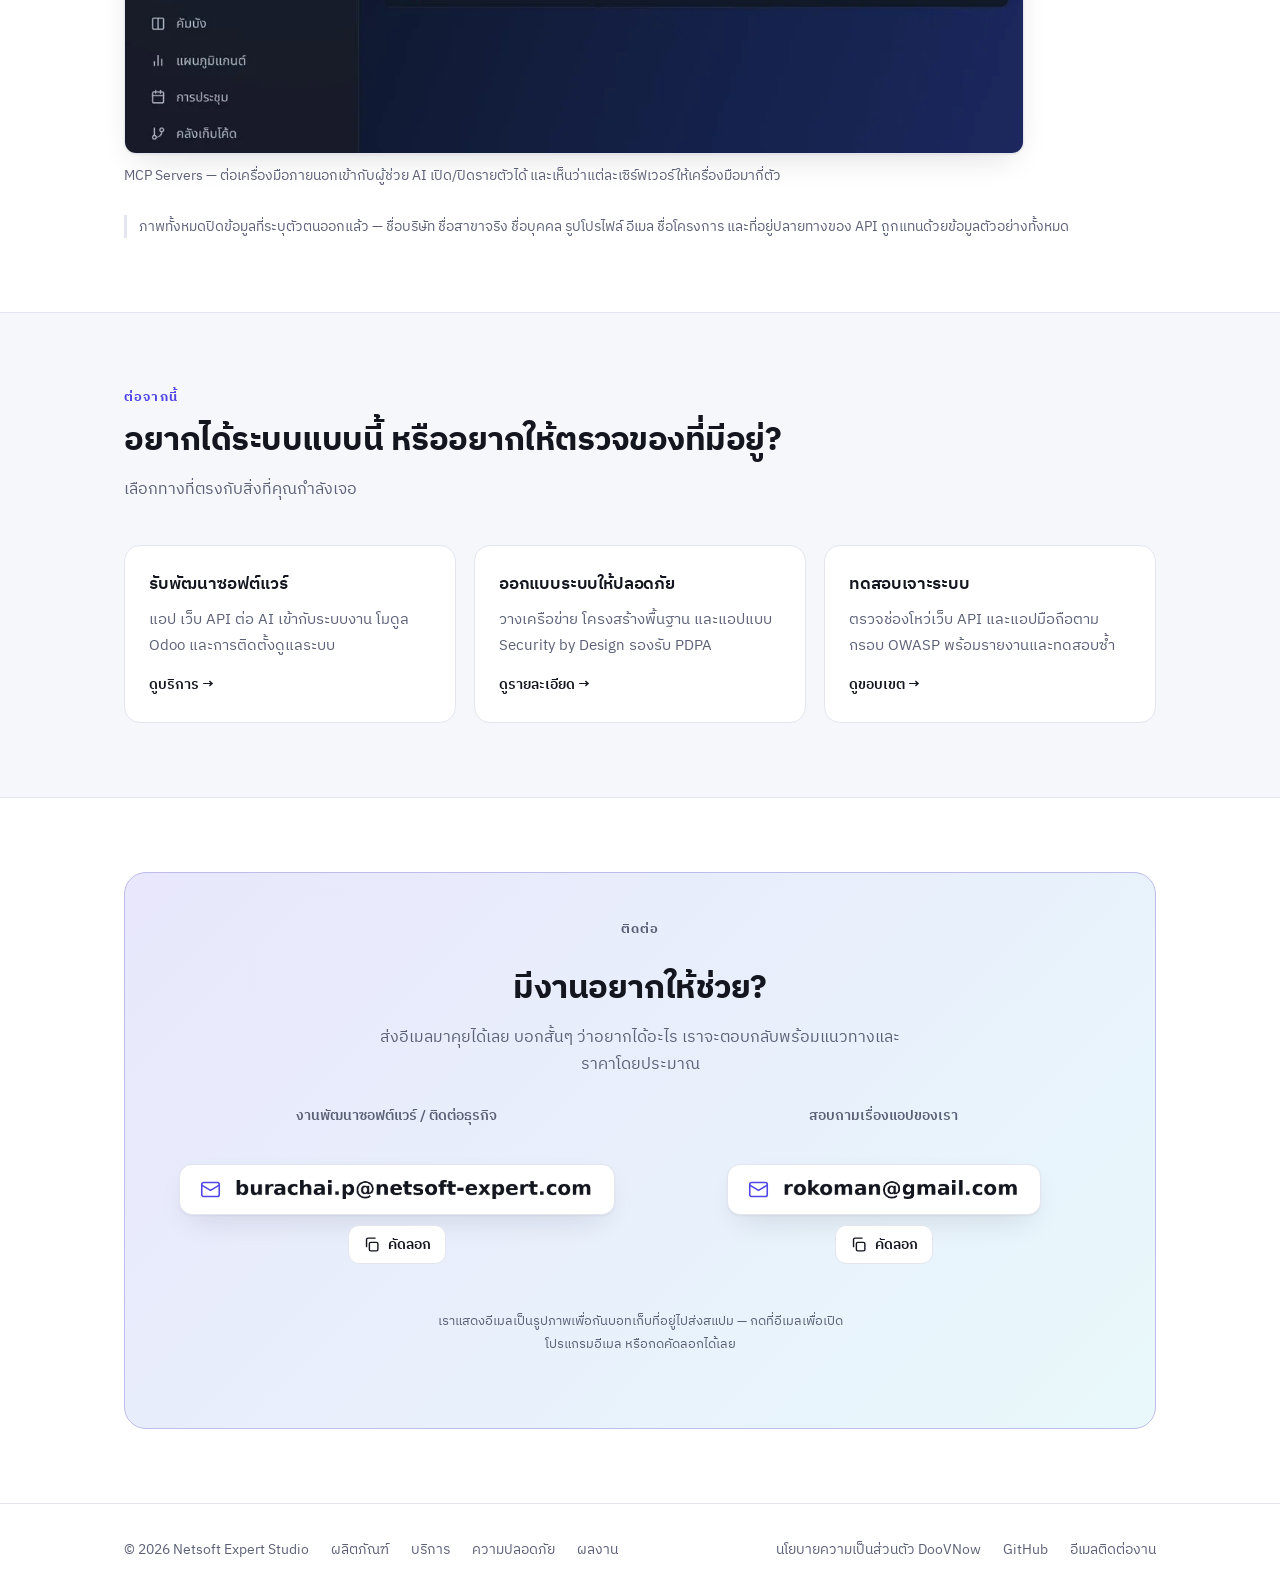
<file: work/index.html>
<!DOCTYPE html>
<html lang="th">
<head>
<meta charset="utf-8">
<meta name="viewport" content="width=device-width, initial-scale=1">
<title>ผลงาน — ระบบซิงค์สาขาบน Odoo และ DevTrack | Netsoft Expert Studio</title>
<meta name="description" content="ผลงานที่ใช้งานจริงของ Netsoft Expert Studio — ระบบซิงค์ข้อมูลสาขาไปสำนักงานใหญ่บน Odoo และ DevTrack ระบบบริหารงานพัฒนาซอฟต์แวร์ที่มีชั้นกรองข้อมูลส่วนบุคคลตาม PDPA ก่อนส่งให้โมเดล AI">
<link rel="canonical" href="https://netsoft-expert.com/work/">
<meta property="og:type" content="website">
<meta property="og:title" content="ผลงาน — ระบบซิงค์สาขาบน Odoo และ DevTrack">
<meta property="og:description" content="ระบบที่ทำงานอยู่จริง มีคนใช้ทุกวัน และต้องรับมือกับข้อมูลที่ส่งพลาดและงานที่ค้าง">
<meta property="og:url" content="https://netsoft-expert.com/work/">
<meta name="theme-color" content="#4f46e5">
<link rel="icon" href="data:image/svg+xml,%3Csvg xmlns='http://www.w3.org/2000/svg' viewBox='0 0 64 64'%3E%3Crect width='64' height='64' rx='14' fill='%234f46e5'/%3E%3Cpath d='M26 20l18 12-18 12z' fill='white'/%3E%3C/svg%3E">
<link rel="preconnect" href="https://fonts.googleapis.com">
<link rel="preconnect" href="https://fonts.gstatic.com" crossorigin>
<link href="https://fonts.googleapis.com/css2?family=IBM+Plex+Sans+Thai:wght@400;500;600;700&family=IBM+Plex+Sans:wght@400;500;600;700&display=swap" rel="stylesheet">
<link rel="stylesheet" href="/assets/site.css">
</head>
<body>

<a class="skip" href="#top">ข้ามไปยังเนื้อหา</a>

<header>
  <div class="wrap nav">
    <a class="brand" href="/">
      <span class="mark"><svg viewBox="0 0 24 24"><path d="M8 5v14l11-7z"/></svg></span>
      Netsoft Expert Studio
    </a>
    <span class="spacer"></span>
    <nav class="nav-links" aria-label="เมนูหลัก">
      <a href="/products/">ผลิตภัณฑ์</a>
      <a href="/services/">บริการ</a>
      <a href="/security/">ความปลอดภัย</a>
      <a href="/work/" aria-current="page">ผลงาน</a>
    </nav>
    <a class="btn btn-primary" href="#contact">ติดต่อเรา</a>
  </div>
</header>

<main id="top">

  <div class="page-head">
    <div class="wrap">
      <p class="crumbs"><a href="/">หน้าหลัก</a><span>/</span>ผลงาน</p>
      <h1>ระบบที่เราสร้างให้ลูกค้า และที่เราใช้เองจริง</h1>
      <p class="lede">
        งานที่ไม่ได้จบแค่หน้าจอสวย — ทั้งสองระบบนี้ทำงานอยู่จริง มีคนใช้ทุกวัน
        และต้องรับมือกับข้อมูลที่ส่งพลาด งานที่ค้าง และการตามแก้เมื่อมีอะไรผิดพลาด
      </p>
    </div>
  </div>

  <section>
    <div class="wrap">

      <article class="case" id="odoo-sync">
        <h2 class="case-title">ระบบซิงค์ข้อมูลสาขา → สำนักงานใหญ่ บน Odoo</h2>
        <p class="case-sub">
          องค์กรที่มีสาขาจำนวนมาก โดยสาขาใช้ Odoo Community ส่วนสำนักงานใหญ่ใช้ Odoo Enterprise
          เราพัฒนาโมดูลสองฝั่งให้ส่งข้อมูลหากันผ่าน REST API พร้อมระบบคิว การลองใหม่ และหน้าจอติดตามสถานะ
        </p>

        <div class="work-grid">
          <ul class="feat">
            <li><svg viewBox="0 0 24 24"><path d="M20 6 9 17l-5-5"/></svg><span>ซิงค์ทั้ง <strong>ผู้ติดต่อ/ผู้ขาย สินค้าและหน่วยนับ ใบสั่งซื้อ เอกสารบัญชี การเคลื่อนย้ายสินค้า (รับ/เบิก/โอน) และพนักงาน</strong></span></li>
            <li><svg viewBox="0 0 24 24"><path d="M20 6 9 17l-5-5"/></svg><span>คิวงานประมวลผลแยก channel นับจำนวนครั้งที่ลองใหม่ และ<strong>เลื่อนงานที่ยังรอข้อมูลต้นทาง</strong>ไว้ก่อนแทนที่จะปล่อยให้ล้มเหลว</span></li>
            <li><svg viewBox="0 0 24 24"><path d="M20 6 9 17l-5-5"/></svg><span>หน้า <strong>สุขภาพสาขา</strong> บอกทันทีว่าสาขาไหนซิงค์ล่าสุดเมื่อไหร่ ค้างหรือล้มเหลวกี่รายการ</span></li>
            <li><svg viewBox="0 0 24 24"><path d="M20 6 9 17l-5-5"/></svg><span>ฝั่งสาขามีบันทึกการซิงค์<strong>รายรายการ</strong> เห็นสถานะและข้อผิดพลาดของแต่ละเอกสาร พร้อมหน้าสรุปแยกตามประเภทข้อมูล</span></li>
            <li><svg viewBox="0 0 24 24"><path d="M20 6 9 17l-5-5"/></svg><span>จัดการ API key สำหรับการเชื่อมต่อ และมีรายการรอแก้ไขให้ตามเก็บงานที่ตกหล่น</span></li>
          </ul>
        </div>

        <div class="shots">
          <figure class="shot-card reveal">
            <img src="/assets/work/hq-branch-health.webp" width="1200" height="582" loading="lazy" alt="หน้าสุขภาพสาขาฝั่งสำนักงานใหญ่ แสดงสถานะและเวลาซิงค์ล่าสุดของแต่ละสาขา">
            <figcaption>สำนักงานใหญ่ — สุขภาพสาขา: สถานะ เวลาซิงค์ล่าสุด และจำนวนงานค้าง/ล้มเหลวรายสาขา</figcaption>
          </figure>
          <figure class="shot-card reveal">
            <img src="/assets/work/branch-status-summary.webp" width="1200" height="582" loading="lazy" alt="หน้าสรุปสถานะการซิงค์จากสาขาไปสำนักงานใหญ่ แยกตามประเภทข้อมูล">
            <figcaption>สาขา — สรุปสถานะการซิงค์แยกตามประเภทข้อมูล: ส่งแล้ว สำเร็จ กำลังส่ง ล้มเหลว ข้าม</figcaption>
          </figure>
          <figure class="shot-card reveal">
            <img src="/assets/work/hq-sync-inbox.webp" width="1200" height="582" loading="lazy" alt="หน้ากล่องรับข้อมูลซิงค์ฝั่งสำนักงานใหญ่">
            <figcaption>สำนักงานใหญ่ — กล่องรับข้อมูล: ประเภทข้อมูล สถานะ จำนวนครั้งที่ลองใหม่ และเวลาที่ประมวลผล</figcaption>
          </figure>
          <figure class="shot-card reveal">
            <img src="/assets/work/branch-sync-log.webp" width="1200" height="582" loading="lazy" alt="บันทึกการซิงค์รายรายการฝั่งสาขา">
            <figcaption>สาขา — บันทึกการซิงค์รายรายการ ระบุโมเดล เลขที่เอกสาร สถานะ และข้อผิดพลาด</figcaption>
          </figure>
          <figure class="shot-card reveal">
            <img src="/assets/work/hq-job-queue.webp" width="1200" height="582" loading="lazy" alt="คิวงานประมวลผลฝั่งสำนักงานใหญ่ แสดงเวลาที่ใช้ประมวลผลของแต่ละงาน">
            <figcaption>สำนักงานใหญ่ — คิวงานประมวลผล พร้อมเวลาที่ใช้จริงของแต่ละงาน</figcaption>
          </figure>
        </div>
      </article>

      <article class="case" id="devtrack">
        <h2 class="case-title">DevTrack — ระบบบริหารงานพัฒนาซอฟต์แวร์</h2>
        <p class="case-sub">
          ระบบที่เราสร้างขึ้นใช้บริหารงานพัฒนาของตัวเอง รวมการวางแผน ติดตามงาน เก็บความรู้
          และเครื่องมือ AI ไว้ในที่เดียว ใช้งานได้ทั้งภาษาไทยและอังกฤษ
        </p>

        <div class="work-grid">
          <ul class="feat">
            <li><svg viewBox="0 0 24 24"><path d="M20 6 9 17l-5-5"/></svg><span><strong>วางแผนและติดตามงาน</strong> — เป้าหมายและผลลัพธ์ (OKR), คัมบัง, แผนภูมิแกนต์, ปฏิทิน, การประชุม, ความต้องการของระบบ และภาระงานรายคน</span></li>
            <li><svg viewBox="0 0 24 24"><path d="M20 6 9 17l-5-5"/></svg><span><strong>คลังความรู้ในตัว</strong> — เอกสาร โน้ต บุ๊กมาร์ก รีไมนเดอร์ และงานตามกำหนดเวลา</span></li>
            <li><svg viewBox="0 0 24 24"><path d="M20 6 9 17l-5-5"/></svg><span><strong>ระบบเรียนรู้ของทีม</strong> — คอร์สเรียนและการฝึกอบรม พร้อมรายงานความคืบหน้า</span></li>
            <li><svg viewBox="0 0 24 24"><path d="M20 6 9 17l-5-5"/></svg><span><strong>เครื่องมือ AI ที่ควบคุมได้</strong> — ต่อ MCP Servers และ Agent Tools, ค้นหาเว็บ, Embedding และ RAG พร้อม<strong>กันข้อมูลส่วนบุคคลตาม PDPA ก่อนส่งออกไปหาโมเดล</strong> และดูประวัติกับต้นทุนการใช้งานได้ทุกคำขอ</span></li>
            <li><svg viewBox="0 0 24 24"><path d="M20 6 9 17l-5-5"/></svg><span><strong>งานผู้ดูแลระบบ</strong> — จัดการผู้ใช้ ตั้งค่าอีเมล เข้าสู่ระบบด้วย Google และการเชื่อมต่อกับบริการอื่น</span></li>
          </ul>
        </div>

        <div class="shots">
          <figure class="shot-card reveal">
            <img src="/assets/work/devtrack-dashboard.webp" width="1200" height="583" loading="lazy" alt="แดชบอร์ดของ DevTrack แสดงจำนวนโครงการ งาน และคำขอที่รอดำเนินการ">
            <figcaption>แดชบอร์ด — สรุปโครงการที่ใช้งาน งานคงค้าง คำขอที่รอดำเนินการ และความคืบหน้า OKR</figcaption>
          </figure>
          <figure class="shot-card reveal">
            <img src="/assets/work/devtrack-okr.webp" width="1200" height="722" loading="lazy" alt="หน้าเป้าหมายและผลลัพธ์ แสดงความคืบหน้าของแต่ละเป้าหมาย">
            <figcaption>เป้าหมายและผลลัพธ์ (OKR) — ผูกผลลัพธ์ที่วัดได้เข้ากับเป้าหมาย และเห็นความคืบหน้าเฉลี่ยทันที</figcaption>
          </figure>
          <figure class="shot-card reveal">
            <img src="/assets/work/devtrack-kanban.webp" width="1200" height="583" loading="lazy" alt="กระดานคัมบังแบ่งตามสถานะของงาน">
            <figcaption>คัมบังบอร์ด — ลากงานข้ามสถานะ พร้อมระดับความสำคัญและกำหนดส่ง</figcaption>
          </figure>
          <figure class="shot-card reveal">
            <img src="/assets/work/devtrack-workload.webp" width="1200" height="722" loading="lazy" alt="หน้าภาระงานทีม แสดงการกระจายงานของสมาชิกแต่ละคน">
            <figcaption>ภาระงานทีม — เห็นว่างานกระจุกอยู่ที่ใคร ก่อนที่งานจะดีเลย์</figcaption>
          </figure>
        </div>

        <h3 class="case-sub-title" id="devtrack-ai">ฝั่ง AI ของระบบ</h3>
        <p class="case-sub">
          เรารับงานที่ต้องต่อ AI เข้ากับระบบธุรกิจจริง — ไม่ใช่แค่แปะแชตบอต
          แต่รวมถึงการคุมค่าใช้จ่าย ตรวจสอบย้อนหลังได้ และกันข้อมูลส่วนบุคคลไม่ให้หลุดออกไปกับคำขอ
        </p>

        <div class="shots">
          <figure class="shot-card reveal">
            <img src="/assets/work/devtrack-ai-guardrails.webp" width="1200" height="583" loading="lazy" alt="หน้า AI Guardrails แสดงกฎ PDPA สำหรับบล็อกและปิดบังข้อมูลส่วนบุคคล">
            <figcaption>AI Guardrails — กฎ PDPA ในตัวสำหรับ<strong>เลขบัตรประชาชน อีเมล เบอร์โทร และชื่อบุคคล</strong> เลือกได้ว่าจะบล็อกหรือปิดบังก่อนส่งให้โมเดล พร้อมโหมดแทนชื่อผู้ใช้ด้วย token แล้วแปลงกลับในคำตอบ</figcaption>
          </figure>
          <figure class="shot-card reveal">
            <img src="/assets/work/devtrack-ai-cost.webp" width="1200" height="583" loading="lazy" alt="แดชบอร์ดต้นทุน AI แสดงค่าใช้จ่ายประมาณการรายเดือนและจำนวน token">
            <figcaption>ต้นทุน AI — ประมาณค่าใช้จ่ายจาก token × ราคาจริงของแต่ละโมเดล แปลงเป็นเงินบาทตามอัตราแลกเปลี่ยน แยกดูตามโมเดลและตามผู้ใช้ได้</figcaption>
          </figure>
          <figure class="shot-card reveal">
            <img src="/assets/work/devtrack-ai-usage.webp" width="1200" height="583" loading="lazy" alt="หน้าประวัติการใช้ AI แสดงจำนวนครั้ง โมเดลที่ใช้ และจำนวน token">
            <figcaption>ประวัติการใช้ AI — เก็บทุกคำขอย้อนหลัง แยกตามโมเดลและสถานะ พร้อมจำนวน token เข้า-ออกและเวลาตอบสนอง</figcaption>
          </figure>
          <figure class="shot-card reveal">
            <img src="/assets/work/devtrack-mcp.webp" width="1200" height="583" loading="lazy" alt="หน้าจัดการ MCP Servers แสดงเซิร์ฟเวอร์ที่เชื่อมต่อและจำนวนเครื่องมือ">
            <figcaption>MCP Servers — ต่อเครื่องมือภายนอกเข้ากับผู้ช่วย AI เปิด/ปิดรายตัวได้ และเห็นว่าแต่ละเซิร์ฟเวอร์ให้เครื่องมือมากี่ตัว</figcaption>
          </figure>
        </div>
      </article>

      <p class="note" style="margin-top:26px">
        ภาพทั้งหมดปิดข้อมูลที่ระบุตัวตนออกแล้ว — ชื่อบริษัท ชื่อสาขาจริง ชื่อบุคคล รูปโปรไฟล์
        อีเมล ชื่อโครงการ และที่อยู่ปลายทางของ API ถูกแทนด้วยข้อมูลตัวอย่างทั้งหมด
      </p>
    </div>
  </section>

  <!-- ============ NEXT ============ -->
  <section class="alt">
    <div class="wrap">
      <p class="eyebrow">ต่อจากนี้</p>
      <h2>อยากได้ระบบแบบนี้ หรืออยากให้ตรวจของที่มีอยู่?</h2>
      <p class="sec-lede">เลือกทางที่ตรงกับสิ่งที่คุณกำลังเจอ</p>

      <div class="next-grid">
        <a class="card reveal" href="/services/">
          <h3>รับพัฒนาซอฟต์แวร์</h3>
          <p>แอป เว็บ API ต่อ AI เข้ากับระบบงาน โมดูล Odoo และการติดตั้งดูแลระบบ</p>
          <span class="more">ดูบริการ →</span>
        </a>
        <a class="card reveal" href="/security/">
          <h3>ออกแบบระบบให้ปลอดภัย</h3>
          <p>วางเครือข่าย <span class="nb">โครงสร้างพื้นฐาน</span> และแอปแบบ Security by Design รองรับ PDPA</p>
          <span class="more">ดูรายละเอียด →</span>
        </a>
        <a class="card reveal" href="/security/#pentest">
          <h3>ทดสอบเจาะระบบ</h3>
          <p>ตรวจช่องโหว่เว็บ API และแอปมือถือตามกรอบ OWASP พร้อมรายงานและทดสอบซ้ำ</p>
          <span class="more">ดูขอบเขต →</span>
        </a>
      </div>
    </div>
  </section>

  <!-- ============ CONTACT ============ -->
  <section id="contact">
    <div class="wrap">
      <div class="contact-card reveal">
        <p class="eyebrow">ติดต่อ</p>
        <h2>มีงานอยากให้ช่วย?</h2>
        <p>ส่งอีเมลมาคุยได้เลย บอกสั้นๆ ว่าอยากได้อะไร เราจะตอบกลับพร้อมแนวทางและราคาโดยประมาณ</p>

        <div class="mail-grid">
          <div class="mail-block">
            <p class="mail-label">งานพัฒนาซอฟต์แวร์ / ติดต่อธุรกิจ</p>
            <button class="mail-box js-mail" data-k="work" type="button" aria-label="เปิดโปรแกรมอีเมลเพื่อติดต่อเรื่องงานพัฒนาซอฟต์แวร์">
              <svg viewBox="0 0 24 24" stroke-linecap="round" stroke-linejoin="round"><rect x="2" y="4" width="20" height="16" rx="2"/><path d="m2 7 10 6 10-6"/></svg>
              <img class="mail-img on-light" src="/assets/contact-work-light.png" width="361" height="23" alt="อีเมลสำหรับติดต่องาน แสดงเป็นรูปภาพเพื่อป้องกันบอทเก็บข้อมูล">
              <img class="mail-img on-dark" src="/assets/contact-work-dark.png" width="361" height="23" alt="">
            </button>
            <button class="btn btn-ghost btn-sm js-copy" data-k="work" type="button">
              <svg viewBox="0 0 24 24" fill="none" stroke="currentColor" stroke-width="2" stroke-linecap="round" stroke-linejoin="round"><rect x="9" y="9" width="12" height="12" rx="2"/><path d="M5 15V5a2 2 0 0 1 2-2h10"/></svg>
              คัดลอก
            </button>
          </div>

          <div class="mail-block">
            <p class="mail-label">สอบถามเรื่องแอปของเรา</p>
            <button class="mail-box js-mail" data-k="apps" type="button" aria-label="เปิดโปรแกรมอีเมลเพื่อสอบถามเรื่องแอป">
              <svg viewBox="0 0 24 24" stroke-linecap="round" stroke-linejoin="round"><rect x="2" y="4" width="20" height="16" rx="2"/><path d="m2 7 10 6 10-6"/></svg>
              <img class="mail-img on-light" src="/assets/contact-apps-light.png" width="239" height="23" alt="อีเมลสำหรับสอบถามเรื่องแอป แสดงเป็นรูปภาพเพื่อป้องกันบอทเก็บข้อมูล">
              <img class="mail-img on-dark" src="/assets/contact-apps-dark.png" width="239" height="23" alt="">
            </button>
            <button class="btn btn-ghost btn-sm js-copy" data-k="apps" type="button">
              <svg viewBox="0 0 24 24" fill="none" stroke="currentColor" stroke-width="2" stroke-linecap="round" stroke-linejoin="round"><rect x="9" y="9" width="12" height="12" rx="2"/><path d="M5 15V5a2 2 0 0 1 2-2h10"/></svg>
              คัดลอก
            </button>
          </div>
        </div>

        <p class="copied" role="status" aria-live="polite"></p>
        <p class="mail-hint">เราแสดงอีเมลเป็นรูปภาพเพื่อกันบอทเก็บที่อยู่ไปส่งสแปม — กดที่อีเมลเพื่อเปิดโปรแกรมอีเมล หรือกดคัดลอกได้เลย</p>
      </div>
    </div>
  </section>

</main>

<footer>
  <div class="wrap foot">
    <span>© <span id="year">2026</span> Netsoft Expert Studio</span>
    <a href="/products/">ผลิตภัณฑ์</a>
    <a href="/services/">บริการ</a>
    <a href="/security/">ความปลอดภัย</a>
    <a href="/work/">ผลงาน</a>
    <span class="spacer"></span>
    <a href="https://netsoft-expert.com/doovnow-privacy/">นโยบายความเป็นส่วนตัว DooVNow</a>
    <a href="https://github.com/burachai-x">GitHub</a>
    <button class="linklike js-mail" data-k="work" type="button">อีเมลติดต่องาน</button>
  </div>
</footer>

<script src="/assets/site.js"></script>

</body>
</html>
</file>
<file: assets/site.css>
/* Netsoft Expert Studio — shared stylesheet for every page */

*, *::before, *::after { box-sizing: border-box; }

:root {
  color-scheme: light dark;
  --bg:        #ffffff;
  --bg-soft:   #f6f7fb;
  --card:      #ffffff;
  --border:    #e4e6ef;
  --text:      #14161f;
  --muted:     #5b6076;
  --brand:     #4f46e5;
  --brand-2:   #06b6d4;
  --brand-ink: #ffffff;
  --shadow:    0 1px 2px rgba(16,18,32,.05), 0 12px 32px -12px rgba(16,18,32,.16);
  --radius:    16px;
  --maxw:      1080px;
}

@media (prefers-color-scheme: dark) {
  :root {
    --bg:      #0c0d13;
    --bg-soft: #12141d;
    --card:    #161824;
    --border:  #272a3a;
    --text:    #e9eaf2;
    --muted:   #9ba1b8;
    --brand:   #7c7bff;
    --brand-2: #22d3ee;
    --shadow:  0 1px 2px rgba(0,0,0,.4), 0 16px 40px -16px rgba(0,0,0,.7);
  }
}

html { scroll-behavior: smooth; }
@media (prefers-reduced-motion: reduce) { html { scroll-behavior: auto; } }

body {
  margin: 0;
  font-family: "IBM Plex Sans Thai", "IBM Plex Sans", "Noto Sans Thai", system-ui, -apple-system, "Segoe UI", sans-serif;
  background: var(--bg);
  color: var(--text);
  line-height: 1.7;
  -webkit-font-smoothing: antialiased;
  overflow-x: hidden;
}

a { color: var(--brand); }
img { max-width: 100%; height: auto; display: block; }

.wrap { max-width: var(--maxw); margin: 0 auto; padding: 0 24px; }

/* keyboard users need to see where they are */
:focus-visible { outline: 2px solid var(--brand); outline-offset: 3px; border-radius: 6px; }

.skip {
  position: absolute; inset-inline-start: -9999px; top: 8px; z-index: 100;
  background: var(--card); color: var(--text); border: 1px solid var(--border);
  padding: 10px 16px; border-radius: 10px; text-decoration: none;
}
.skip:focus { inset-inline-start: 24px; }

/* ---------- Header ---------- */
header {
  position: sticky; top: 0; z-index: 50;
  background: color-mix(in srgb, var(--bg) 88%, transparent);
  backdrop-filter: blur(12px);
  border-bottom: 1px solid var(--border);
}
.nav { display: flex; align-items: center; gap: 8px 20px; min-height: 64px; flex-wrap: wrap; }
.brand { display: flex; align-items: center; gap: 10px; font-weight: 700; text-decoration: none; color: var(--text); letter-spacing: -.01em; }
.brand .mark {
  width: 30px; height: 30px; border-radius: 9px; flex: none;
  background: linear-gradient(135deg, var(--brand), var(--brand-2));
  display: grid; place-items: center;
}
.brand .mark svg { width: 15px; height: 15px; fill: #fff; }
.nav .spacer { margin-inline-start: auto; }
.nav-links { display: flex; align-items: center; gap: 20px; }
.nav-links a { color: var(--muted); text-decoration: none; font-size: .95rem; font-weight: 500; white-space: nowrap; padding: 4px 0; border-bottom: 2px solid transparent; }
.nav-links a:hover { color: var(--text); }
.nav-links a[aria-current="page"] { color: var(--text); font-weight: 600; border-bottom-color: var(--brand); }

/* on narrow screens the links drop to their own scrollable row rather than disappearing —
   they are separate pages now, so hiding them would hide half the site */
@media (max-width: 860px) {
  header { position: static; }
  .nav { padding-block: 10px; gap: 8px 12px; }
  /* keep the brand and the CTA on one row — they only just fit, so both give up a little */
  .brand { font-size: .95rem; }
  .brand .mark { width: 26px; height: 26px; border-radius: 8px; }
  .nav > .btn { padding: 9px 14px; font-size: .9rem; }
  .nav-links {
    order: 3; width: 100%; gap: 18px;
    overflow-x: auto; scrollbar-width: none; -webkit-overflow-scrolling: touch;
  }
  .nav-links::-webkit-scrollbar { display: none; }
}

/* phone widths, or any width once the reader has bumped their default font size:
   trim a little more so the brand and the CTA still share the top row */
@media (max-width: 430px) {
  .wrap { padding: 0 18px; }
  .nav { gap: 8px 10px; }
  .brand { font-size: .88rem; gap: 8px; }
  .brand .mark { width: 24px; height: 24px; }
  .brand .mark svg { width: 13px; height: 13px; }
  .nav > .btn { padding: 8px 12px; font-size: .85rem; }
}

/* ---------- Buttons ---------- */
.btn {
  display: inline-flex; align-items: center; gap: 8px;
  padding: 11px 20px; border-radius: 11px;
  font-weight: 600; font-size: .95rem; text-decoration: none;
  border: 1px solid transparent; cursor: pointer;
  font-family: inherit;
  transition: transform .15s ease, box-shadow .15s ease, background .15s ease, border-color .15s ease;
}
.btn:hover { transform: translateY(-1px); }
.btn-primary { background: var(--brand); color: var(--brand-ink); box-shadow: 0 8px 20px -8px color-mix(in srgb, var(--brand) 70%, transparent); }
.btn-primary:hover { background: color-mix(in srgb, var(--brand) 88%, #000); }
.btn-ghost { background: var(--card); color: var(--text); border-color: var(--border); }
.btn-ghost:hover { border-color: color-mix(in srgb, var(--brand) 50%, var(--border)); }
.btn svg { width: 17px; height: 17px; flex: none; }
.btn-sm { padding: 7px 14px; font-size: .87rem; }

/* ---------- Hero (home) ---------- */
.hero { position: relative; padding: 80px 0 68px; }
.hero::before {
  content: ""; position: absolute; inset: -40% 0 auto 0; height: 640px; z-index: -1;
  background:
    radial-gradient(560px 300px at 20% 42%, color-mix(in srgb, var(--brand) 22%, transparent), transparent 70%),
    radial-gradient(520px 300px at 78% 30%, color-mix(in srgb, var(--brand-2) 18%, transparent), transparent 70%);
  filter: blur(6px);
}
.hero-grid { display: grid; grid-template-columns: 1.05fr .95fr; gap: 52px; align-items: center; }
@media (max-width: 900px) { .hero-grid { grid-template-columns: 1fr; gap: 44px; } .hero { padding: 54px 0 50px; } }

.badge {
  display: inline-flex; align-items: center; gap: 8px;
  padding: 6px 13px 6px 10px; border-radius: 999px;
  background: color-mix(in srgb, var(--brand) 10%, var(--card));
  border: 1px solid color-mix(in srgb, var(--brand) 28%, var(--border));
  color: color-mix(in srgb, var(--brand) 78%, var(--text));
  font-size: .84rem; font-weight: 600;
}
.dot { width: 7px; height: 7px; border-radius: 50%; background: var(--brand-2); flex: none;
       box-shadow: 0 0 0 4px color-mix(in srgb, var(--brand-2) 22%, transparent); }

h1 {
  font-size: clamp(2rem, 5vw, 2.95rem);
  line-height: 1.25; letter-spacing: -.02em; font-weight: 700;
  margin: 20px 0 16px; text-wrap: balance;
}
h1 .grad {
  background: linear-gradient(100deg, var(--brand), var(--brand-2));
  -webkit-background-clip: text; background-clip: text; color: transparent;
}
.lede { font-size: 1.06rem; color: var(--muted); max-width: 48ch; margin: 0 0 28px; }

/* Thai has no spaces between words, so the browser breaks lines at syllable
   boundaries and happily splits compounds like พื้น|ฐาน. Wrap those in .nb. */
.nb { white-space: nowrap; }
.cta-row { display: flex; flex-wrap: wrap; gap: 12px; }

/* hero artwork: two app shots, slightly fanned out */
.fan { position: relative; display: flex; justify-content: center; align-items: flex-end; gap: 0; }
.fan img { border-radius: 18px; box-shadow: var(--shadow); }
.fan .back {
  width: 43%; transform: rotate(-6deg) translateX(16%);
  border: 1px solid var(--border);
}
.fan .front { width: 50%; transform: rotate(4deg) translateX(-6%); position: relative; z-index: 2; }
@media (prefers-reduced-motion: reduce) { .fan .back, .fan .front { transform: none; } }
@media (max-width: 900px) { .fan { max-width: 460px; margin: 0 auto; } }

/* ---------- Page head (inner pages) ---------- */
.page-head { position: relative; padding: 62px 0 46px; border-bottom: 1px solid var(--border); }
.page-head::before {
  content: ""; position: absolute; inset: -60% 0 auto 0; height: 420px; z-index: -1;
  background: radial-gradient(620px 260px at 22% 60%, color-mix(in srgb, var(--brand) 18%, transparent), transparent 70%);
  filter: blur(6px);
}
.page-head h1 { font-size: clamp(1.8rem, 4.2vw, 2.5rem); margin: 16px 0 14px; }
.page-head .lede { max-width: 62ch; margin-bottom: 0; }
.page-head .cta-row { margin-top: 26px; }
@media (max-width: 880px) { .page-head { padding: 44px 0 36px; } }

.crumbs { font-size: .86rem; color: var(--muted); margin: 0; }
.crumbs a { color: var(--muted); text-decoration: none; }
.crumbs a:hover { color: var(--brand); }
.crumbs span { margin: 0 7px; opacity: .6; }

/* ---------- Sections ---------- */
section { padding: 74px 0; }
section.alt { background: var(--bg-soft); border-block: 1px solid var(--border); }
@media (max-width: 880px) { section { padding: 54px 0; } }

.eyebrow { font-size: .8rem; font-weight: 700; letter-spacing: .09em; text-transform: uppercase; color: var(--brand); margin: 0 0 10px; }
h2 { font-size: clamp(1.5rem, 3.4vw, 2.05rem); line-height: 1.32; letter-spacing: -.015em; margin: 0 0 14px; font-weight: 700; text-wrap: balance; }
.sec-lede { color: var(--muted); max-width: 62ch; margin: 0 0 42px; }
.sec-lede.tight { margin-bottom: 28px; }

/* ---------- Product rows ---------- */
.product { display: grid; grid-template-columns: .95fr 1.05fr; gap: 48px; align-items: center; margin-bottom: 72px; }
/* without this the scrolling gallery refuses to shrink and squeezes the text column */
.product > * { min-width: 0; }
.product:last-of-type { margin-bottom: 0; }
.product.flip .product-media { order: 2; }
@media (max-width: 880px) {
  .product { grid-template-columns: 1fr; gap: 30px; margin-bottom: 54px; }
  .product.flip .product-media { order: 0; }
}

.product h3 { font-size: 1.5rem; margin: 14px 0 10px; letter-spacing: -.015em; font-weight: 700; }
.product .sub { color: var(--muted); margin: 0 0 20px; }

.feat { list-style: none; padding: 0; margin: 0 0 22px; display: grid; gap: 10px; }
.feat li { display: flex; gap: 10px; align-items: flex-start; font-size: .97rem; }
.feat li svg { width: 19px; height: 19px; flex: none; margin-top: 5px; stroke: var(--brand); fill: none; stroke-width: 2.2; stroke-linecap: round; stroke-linejoin: round; }
.feat.two-col { grid-template-columns: 1fr 1fr; gap: 10px 32px; }
@media (max-width: 760px) { .feat.two-col { grid-template-columns: 1fr; } }

.note { font-size: .87rem; color: var(--muted); border-inline-start: 3px solid var(--border); padding-inline-start: 12px; margin: 0; }

.status {
  display: inline-flex; align-items: center; gap: 7px; font-size: .8rem; font-weight: 600;
  padding: 4px 12px; border-radius: 999px; border: 1px solid var(--border);
  background: var(--card); color: var(--muted);
}
.status.live { color: color-mix(in srgb, var(--brand) 80%, var(--text)); border-color: color-mix(in srgb, var(--brand) 32%, var(--border)); }

/* phone frame for raw screen captures */
.phone-frame {
  max-width: 300px; margin: 0 auto; padding: 9px; border-radius: 34px;
  background: linear-gradient(160deg, color-mix(in srgb, var(--brand) 45%, #1b1c28), #14151f);
  box-shadow: var(--shadow);
}
.phone-frame img { border-radius: 26px; }

/* horizontal gallery for the store artwork */
.gallery { display: flex; gap: 14px; overflow-x: auto; padding-bottom: 10px; scroll-snap-type: x mandatory; }
.gallery img {
  height: 380px; width: auto; max-width: none; border-radius: 14px;
  border: 1px solid var(--border); scroll-snap-align: start; flex: none;
}
@media (max-width: 620px) { .gallery img { height: 300px; } }

/* ---------- Cards ---------- */
.grid { display: grid; gap: 18px; }
.cols-2 { grid-template-columns: repeat(2, 1fr); }
.cols-3 { grid-template-columns: repeat(3, 1fr); }
@media (max-width: 900px) { .cols-3 { grid-template-columns: repeat(2, 1fr); } }
@media (max-width: 620px) { .cols-3, .cols-2 { grid-template-columns: 1fr; } }

.card {
  background: var(--card); border: 1px solid var(--border);
  border-radius: var(--radius); padding: 24px;
  transition: border-color .18s ease, transform .18s ease, box-shadow .18s ease;
}
.card:hover { border-color: color-mix(in srgb, var(--brand) 42%, var(--border)); transform: translateY(-2px); box-shadow: var(--shadow); }
.card h3 { margin: 0 0 8px; font-size: 1.06rem; font-weight: 600; letter-spacing: -.01em; }
.card p  { margin: 0; color: var(--muted); font-size: .95rem; }
.card .more { display: inline-block; margin-top: 14px; font-size: .9rem; font-weight: 600; text-decoration: none; }
.card .more:hover { text-decoration: underline; }

/* whole-card link, used for the section teasers on the home page */
a.card { display: block; text-decoration: none; color: inherit; }
a.card h3 { color: var(--text); }

.icon {
  width: 40px; height: 40px; border-radius: 11px; margin-bottom: 15px;
  display: grid; place-items: center;
  background: color-mix(in srgb, var(--brand) 12%, transparent);
  border: 1px solid color-mix(in srgb, var(--brand) 22%, transparent);
}
.icon svg { width: 20px; height: 20px; stroke: var(--brand); fill: none; stroke-width: 1.9; stroke-linecap: round; stroke-linejoin: round; }

/* ---------- Work / case study ---------- */
.case { margin-bottom: 72px; }
.case:last-of-type { margin-bottom: 0; }
.case-title { font-size: clamp(1.2rem, 2.6vw, 1.5rem); font-weight: 700; letter-spacing: -.015em; margin: 0 0 10px; }
.case-sub { color: var(--muted); max-width: 68ch; margin: 0 0 26px; }
.case-sub-title { font-size: 1.1rem; font-weight: 600; margin: 44px 0 8px; letter-spacing: -.01em; }
.work-grid { margin-bottom: 34px; }
.work-grid .feat { max-width: 76ch; }
/* one wide column — these are dense ERP tables, two-up renders them unreadable */
.shots { display: grid; grid-template-columns: 1fr; gap: 36px; max-width: 900px; }
.shot-card { margin: 0; min-width: 0; }
.shot-card img {
  width: 100%; border-radius: 12px; border: 1px solid var(--border);
  background: #fff; box-shadow: var(--shadow);
}
.shot-card figcaption { margin-top: 10px; font-size: .89rem; color: var(--muted); }

/* ---------- Steps ---------- */
.steps { counter-reset: step; display: grid; gap: 14px; grid-template-columns: repeat(4, 1fr); }
.steps.five { grid-template-columns: repeat(5, 1fr); }
@media (max-width: 1000px) { .steps.five { grid-template-columns: repeat(3, 1fr); } }
@media (max-width: 900px) { .steps { grid-template-columns: repeat(2, 1fr); } }
@media (max-width: 560px) { .steps, .steps.five { grid-template-columns: 1fr; } }
.step { padding: 22px 20px 20px; background: var(--card); border: 1px solid var(--border); border-radius: var(--radius); }
.step::before {
  counter-increment: step; content: counter(step);
  display: grid; place-items: center; width: 28px; height: 28px; border-radius: 8px;
  background: linear-gradient(135deg, var(--brand), var(--brand-2)); color: #fff;
  font-weight: 700; font-size: .85rem; margin-bottom: 12px;
}
.step h3 { margin: 0 0 6px; font-size: 1rem; font-weight: 600; }
.step p { margin: 0; color: var(--muted); font-size: .92rem; }

/* ---------- Scope table (what a test covers) ---------- */
.table-scroll { overflow-x: auto; min-width: 0; border: 1px solid var(--border); border-radius: var(--radius); background: var(--card); }
table.scope { border-collapse: collapse; width: 100%; min-width: 560px; font-size: .94rem; }
table.scope th, table.scope td { text-align: start; padding: 14px 18px; border-bottom: 1px solid var(--border); vertical-align: top; }
table.scope thead th { font-size: .82rem; letter-spacing: .04em; text-transform: uppercase; color: var(--muted); font-weight: 700; background: var(--bg-soft); }
table.scope tbody tr:last-child td { border-bottom: 0; }
/* the first column is a short label — without a floor it gets squeezed to one
   word per line while the description column hogs the width */
table.scope td:first-child, table.scope th:first-child { min-width: 9.5em; }
table.scope td:last-child, table.scope th:last-child { min-width: 7em; }
table.scope td strong { font-weight: 600; }
table.scope td.muted { color: var(--muted); }

/* ---------- Callout (rules of engagement, legal notes) ---------- */
.callout {
  border: 1px solid color-mix(in srgb, var(--brand) 26%, var(--border));
  background: color-mix(in srgb, var(--brand) 6%, var(--card));
  border-radius: var(--radius); padding: 26px 28px;
}
.callout.warn {
  border-color: color-mix(in srgb, #f59e0b 42%, var(--border));
  background: color-mix(in srgb, #f59e0b 8%, var(--card));
}
.callout h3 { margin: 0 0 10px; font-size: 1.1rem; font-weight: 700; letter-spacing: -.01em; }
.callout p { margin: 0 0 12px; color: var(--muted); font-size: .95rem; }
.callout p:last-child { margin-bottom: 0; }
.callout ul { margin: 0; padding-inline-start: 20px; color: var(--muted); font-size: .95rem; display: grid; gap: 8px; }
@media (max-width: 620px) { .callout { padding: 22px 20px; } }

/* small standard/reference chips */
.chips { display: flex; flex-wrap: wrap; gap: 8px; margin: 0; padding: 0; list-style: none; }
.chips li {
  font-size: .84rem; font-weight: 600; color: var(--muted);
  border: 1px solid var(--border); background: var(--card);
  padding: 5px 12px; border-radius: 999px;
}

/* ---------- Next-page teasers ---------- */
.next-grid { display: grid; grid-template-columns: repeat(3, 1fr); gap: 18px; }
@media (max-width: 900px) { .next-grid { grid-template-columns: 1fr 1fr; } }
@media (max-width: 620px) { .next-grid { grid-template-columns: 1fr; } }

/* ---------- Contact ---------- */
.contact-card {
  background: linear-gradient(135deg, color-mix(in srgb, var(--brand) 13%, var(--card)), color-mix(in srgb, var(--brand-2) 9%, var(--card)));
  border: 1px solid color-mix(in srgb, var(--brand) 26%, var(--border));
  border-radius: 22px; padding: 46px 38px; text-align: center;
}
@media (max-width: 620px) { .contact-card { padding: 34px 20px; } }
.contact-card p { color: var(--muted); max-width: 52ch; margin: 0 auto 26px; }

.mail-grid { display: grid; grid-template-columns: 1fr 1fr; gap: 20px; align-items: start; }
@media (max-width: 780px) { .mail-grid { grid-template-columns: 1fr; gap: 26px; } }
.mail-block { display: flex; flex-direction: column; align-items: center; gap: 10px; min-width: 0; }
.mail-label { font-size: .85rem; font-weight: 600; color: var(--muted); margin: 0; }

.mail-box {
  display: inline-flex; align-items: center; gap: 12px; max-width: 100%; min-width: 0;
  padding: 13px 20px; border-radius: 13px; cursor: pointer;
  background: var(--card); border: 1px solid var(--border); box-shadow: var(--shadow);
  font-family: inherit;
  transition: border-color .18s ease, transform .18s ease;
}
.mail-box:hover { border-color: var(--brand); transform: translateY(-2px); }
.mail-box svg { width: 21px; height: 21px; stroke: var(--brand); fill: none; stroke-width: 1.8; flex: none; }
/* no `width` here on purpose — the HTML width attribute carries the 1x size,
   while the file itself is rendered at 3x for high-DPI screens */
.mail-img { max-width: 100%; height: auto; }
.mail-img.on-dark { display: none; }
@media (prefers-color-scheme: dark) {
  .mail-img.on-light { display: none; }
  .mail-img.on-dark { display: block; }
}
.mail-hint { font-size: .84rem; color: var(--muted); margin: 20px 0 0; }
.copied { font-size: .88rem; font-weight: 600; color: var(--brand); min-height: 1.4em; margin: 10px 0 0; }

/* ---------- Footer ---------- */
footer { border-top: 1px solid var(--border); padding: 34px 0; color: var(--muted); font-size: .9rem; }
.foot { display: flex; flex-wrap: wrap; gap: 14px 22px; align-items: center; }
.foot .spacer { margin-inline-start: auto; }
.foot a, .foot button.linklike { color: var(--muted); text-decoration: none; background: none; border: 0; padding: 0; font: inherit; cursor: pointer; }
.foot a:hover, .foot button.linklike:hover { color: var(--brand); }

/* ---------- Reveal ---------- */
.reveal { opacity: 0; transform: translateY(12px); transition: opacity .38s ease, transform .38s ease; }
.reveal.in { opacity: 1; transform: none; }
@media (prefers-reduced-motion: reduce) { .reveal { opacity: 1; transform: none; transition: none; } }
</file>
